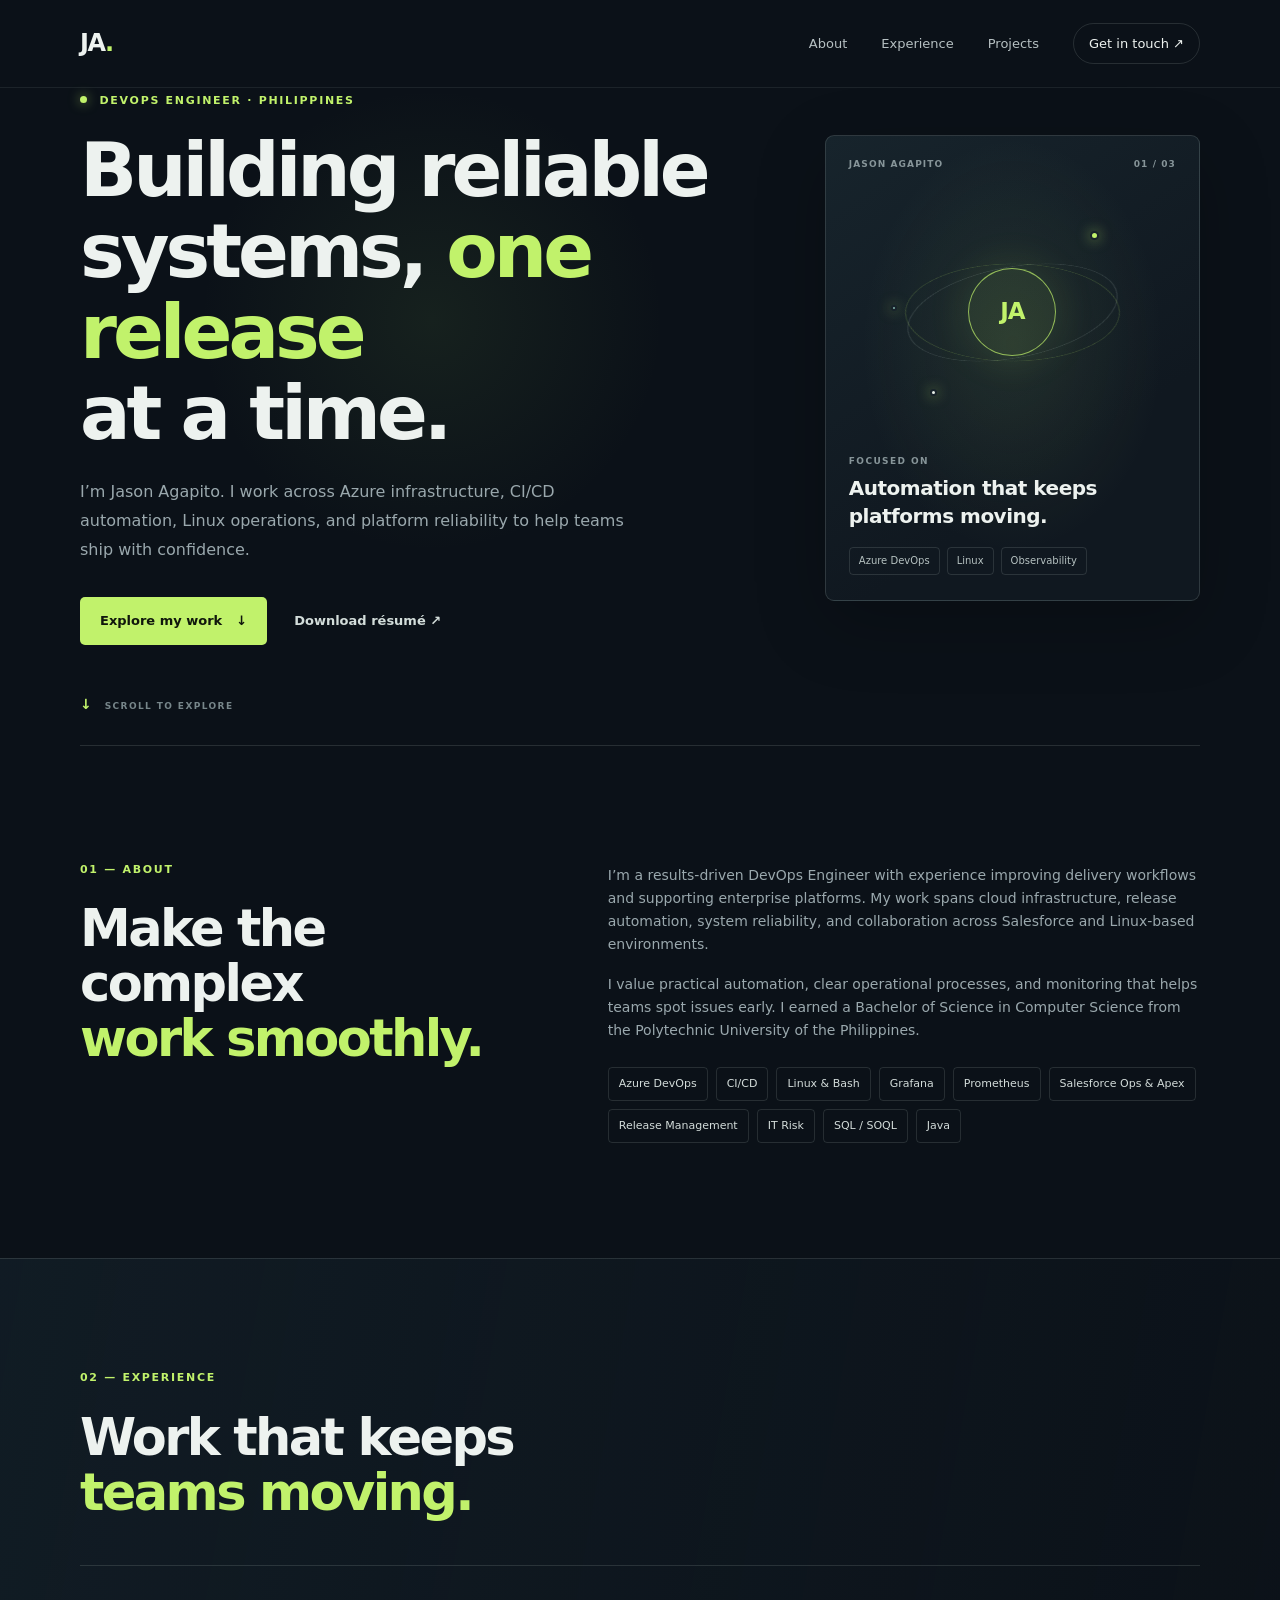
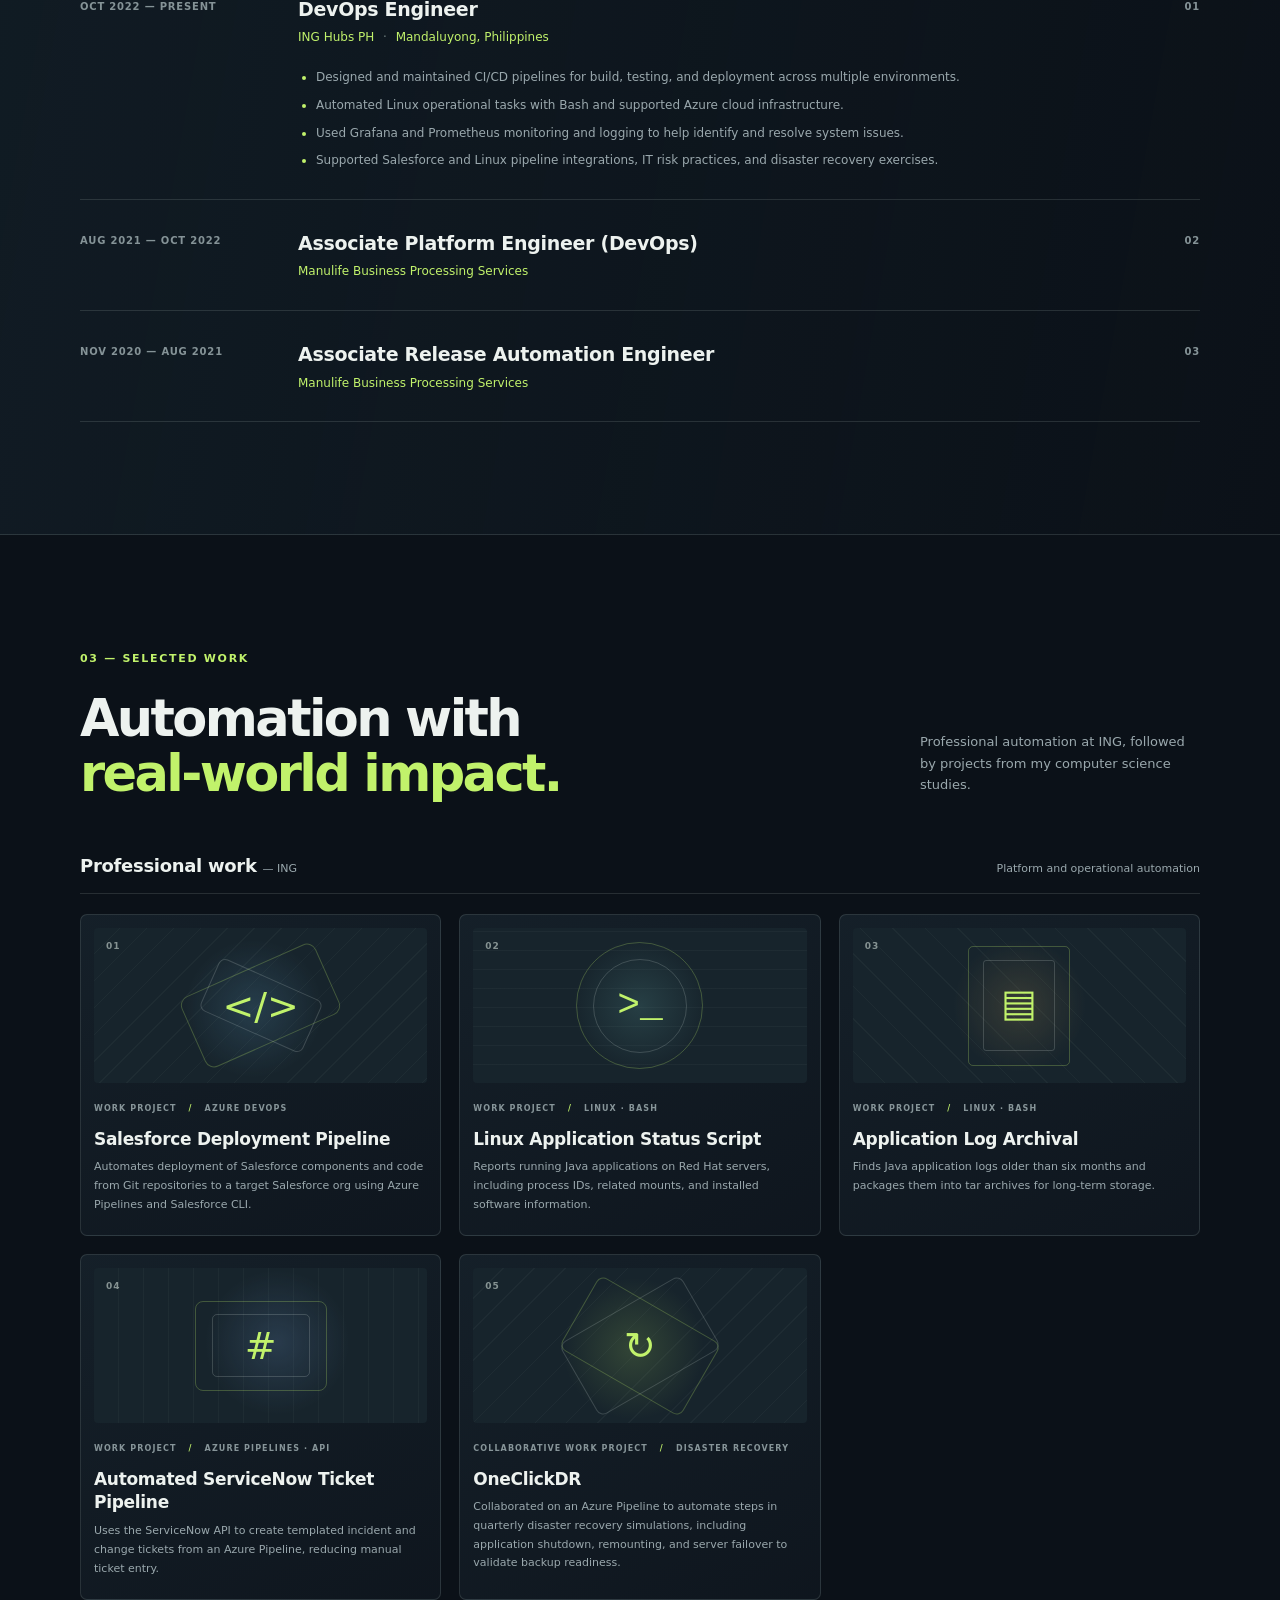
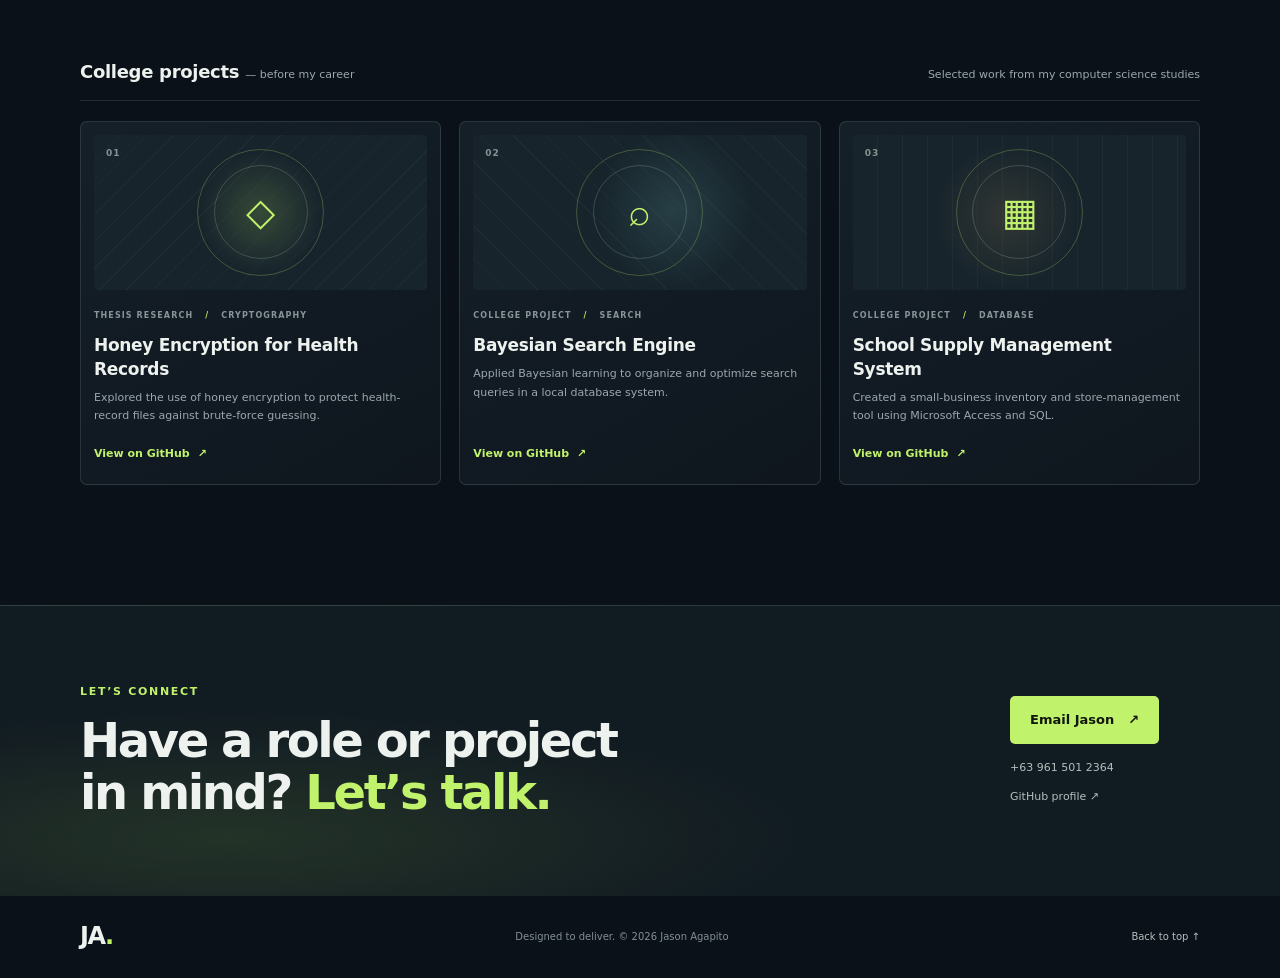
<file: index.html>
<!doctype html>
<html lang="en">
  <head>
    <meta charset="utf-8">
    <meta name="viewport" content="width=device-width, initial-scale=1">
    <meta name="theme-color" content="#0b1118">
    <meta
      name="description"
      content="Portfolio of Jason Agapito, DevOps Engineer specializing in Azure, CI/CD automation, Linux, and platform reliability."
    >
    <title>Jason Agapito | DevOps Engineer</title>
    <link rel="stylesheet" href="styles.css">
  </head>
  <body>
    <header class="site-header">
      <a class="wordmark" href="#home" aria-label="Jason Agapito, home">JA<span>.</span></a>
      <nav aria-label="Main navigation">
        <a href="#about">About</a>
        <a href="#experience">Experience</a>
        <a href="#projects">Projects</a>
        <a class="nav-contact" href="#contact">Get in touch <span aria-hidden="true">↗</span></a>
      </nav>
    </header>

    <main>
      <section class="hero page-width" id="home">
        <div class="hero-copy">
          <p class="eyebrow"><span class="availability-dot"></span> DEVOPS ENGINEER · PHILIPPINES</p>
          <h1>Building reliable<br>systems, <span>one release</span><br>at a time.</h1>
          <p class="hero-description">
            I’m Jason Agapito. I work across Azure infrastructure, CI/CD automation,
            Linux operations, and platform reliability to help teams ship with confidence.
          </p>
          <div class="hero-actions">
            <a class="button button-primary" href="#projects">Explore my work <span aria-hidden="true">↓</span></a>
            <a class="text-link" href="Jason_Agapito_Resume_2026.pdf" download>Download résumé <span aria-hidden="true">↗</span></a>
          </div>
        </div>

        <aside class="profile-card" aria-label="Professional focus">
          <div class="card-topline"><span>JASON AGAPITO</span><span>01 / 03</span></div>
          <div class="orbit-art" aria-hidden="true">
            <div class="orbit orbit-one"></div>
            <div class="orbit orbit-two"></div>
            <div class="orbit-core"><span>JA</span></div>
            <span class="orbit-node node-one"></span>
            <span class="orbit-node node-two"></span>
            <span class="orbit-node node-three"></span>
          </div>
          <p class="card-label">FOCUSED ON</p>
          <p class="card-focus">Automation that keeps<br>platforms moving.</p>
          <div class="card-tags">
            <span>Azure DevOps</span><span>Linux</span><span>Observability</span>
          </div>
        </aside>
        <a class="scroll-cue" href="#about"><span aria-hidden="true">↓</span> SCROLL TO EXPLORE</a>
      </section>

      <section class="section page-width about-section" id="about">
        <div class="section-heading">
          <p class="eyebrow">01 — ABOUT</p>
          <h2>Make the complex<br><span>work smoothly.</span></h2>
        </div>
        <div class="about-copy">
          <p>
            I’m a results-driven DevOps Engineer with experience improving delivery
            workflows and supporting enterprise platforms. My work spans cloud
            infrastructure, release automation, system reliability, and collaboration
            across Salesforce and Linux-based environments.
          </p>
          <p>
            I value practical automation, clear operational processes, and monitoring
            that helps teams spot issues early. I earned a Bachelor of Science in
            Computer Science from the Polytechnic University of the Philippines.
          </p>
          <div class="skill-list" aria-label="Core skills">
            <span>Azure DevOps</span>
            <span>CI/CD</span>
            <span>Linux &amp; Bash</span>
            <span>Grafana</span>
            <span>Prometheus</span>
            <span>Salesforce Ops &amp; Apex</span>
            <span>Release Management</span>
            <span>IT Risk</span>
            <span>SQL / SOQL</span>
            <span>Java</span>
          </div>
        </div>
      </section>

      <section class="section experience-section" id="experience">
        <div class="page-width">
          <div class="section-heading experience-heading">
            <p class="eyebrow">02 — EXPERIENCE</p>
            <h2>Work that keeps<br><span>teams moving.</span></h2>
          </div>
          <div class="experience-list">
            <article class="experience-item">
              <div class="experience-date">OCT 2022 — PRESENT</div>
              <div class="experience-details">
                <h3>DevOps Engineer</h3>
                <p class="company">ING Hubs PH <span>·</span> Mandaluyong, Philippines</p>
                <ul>
                  <li>Designed and maintained CI/CD pipelines for build, testing, and deployment across multiple environments.</li>
                  <li>Automated Linux operational tasks with Bash and supported Azure cloud infrastructure.</li>
                  <li>Used Grafana and Prometheus monitoring and logging to help identify and resolve system issues.</li>
                  <li>Supported Salesforce and Linux pipeline integrations, IT risk practices, and disaster recovery exercises.</li>
                </ul>
              </div>
              <span class="experience-index" aria-hidden="true">01</span>
            </article>
            <article class="experience-item">
              <div class="experience-date">AUG 2021 — OCT 2022</div>
              <div class="experience-details">
                <h3>Associate Platform Engineer (DevOps)</h3>
                <p class="company">Manulife Business Processing Services</p>
              </div>
              <span class="experience-index" aria-hidden="true">02</span>
            </article>
            <article class="experience-item">
              <div class="experience-date">NOV 2020 — AUG 2021</div>
              <div class="experience-details">
                <h3>Associate Release Automation Engineer</h3>
                <p class="company">Manulife Business Processing Services</p>
              </div>
              <span class="experience-index" aria-hidden="true">03</span>
            </article>
          </div>
        </div>
      </section>

      <section class="section page-width projects-section" id="projects">
        <div class="projects-heading">
          <div class="section-heading">
            <p class="eyebrow">03 — SELECTED WORK</p>
            <h2>Automation with<br><span>real-world impact.</span></h2>
          </div>
          <p class="projects-intro">Professional automation at ING, followed by projects from my computer science studies.</p>
        </div>
        <div class="project-group">
          <div class="project-group-heading">
            <h3>Professional work <span>— ING</span></h3>
            <p>Platform and operational automation</p>
          </div>
          <div class="project-grid">
            <article class="project-card">
              <div class="project-art art-salesforce" aria-hidden="true"><span>01</span><b>&lt;/&gt;</b></div>
              <div class="project-meta"><span>WORK PROJECT</span><span>AZURE DEVOPS</span></div>
              <h3>Salesforce Deployment Pipeline</h3>
              <p>Automates deployment of Salesforce components and code from Git repositories to a target Salesforce org using Azure Pipelines and Salesforce CLI.</p>
            </article>
            <article class="project-card">
              <div class="project-art art-status" aria-hidden="true"><span>02</span><b>&gt;_</b></div>
              <div class="project-meta"><span>WORK PROJECT</span><span>LINUX · BASH</span></div>
              <h3>Linux Application Status Script</h3>
              <p>Reports running Java applications on Red Hat servers, including process IDs, related mounts, and installed software information.</p>
            </article>
            <article class="project-card">
              <div class="project-art art-archive" aria-hidden="true"><span>03</span><b>▤</b></div>
              <div class="project-meta"><span>WORK PROJECT</span><span>LINUX · BASH</span></div>
              <h3>Application Log Archival</h3>
              <p>Finds Java application logs older than six months and packages them into tar archives for long-term storage.</p>
            </article>
            <article class="project-card">
              <div class="project-art art-servicenow" aria-hidden="true"><span>04</span><b>#</b></div>
              <div class="project-meta"><span>WORK PROJECT</span><span>AZURE PIPELINES · API</span></div>
              <h3>Automated ServiceNow Ticket Pipeline</h3>
              <p>Uses the ServiceNow API to create templated incident and change tickets from an Azure Pipeline, reducing manual ticket entry.</p>
            </article>
            <article class="project-card">
              <div class="project-art art-disaster-recovery" aria-hidden="true"><span>05</span><b>↻</b></div>
              <div class="project-meta"><span>COLLABORATIVE WORK PROJECT</span><span>DISASTER RECOVERY</span></div>
              <h3>OneClickDR</h3>
              <p>Collaborated on an Azure Pipeline to automate steps in quarterly disaster recovery simulations, including application shutdown, remounting, and server failover to validate backup readiness.</p>
            </article>
          </div>
        </div>

        <div class="project-group college-projects">
          <div class="project-group-heading">
            <h3>College projects <span>— before my career</span></h3>
            <p>Selected work from my computer science studies</p>
          </div>
          <div class="project-grid">
            <article class="project-card">
              <div class="project-art art-encryption" aria-hidden="true"><span>01</span><b>◇</b></div>
              <div class="project-meta"><span>THESIS RESEARCH</span><span>CRYPTOGRAPHY</span></div>
              <h3>Honey Encryption for Health Records</h3>
              <p>Explored the use of honey encryption to protect health-record files against brute-force guessing.</p>
              <a class="project-link" href="https://github.com/JasonA30/AES-honeyencryption-Thesis" target="_blank" rel="noopener noreferrer">View on GitHub <span aria-hidden="true">↗</span></a>
            </article>
            <article class="project-card">
              <div class="project-art art-search" aria-hidden="true"><span>02</span><b>⌕</b></div>
              <div class="project-meta"><span>COLLEGE PROJECT</span><span>SEARCH</span></div>
              <h3>Bayesian Search Engine</h3>
              <p>Applied Bayesian learning to organize and optimize search queries in a local database system.</p>
              <a class="project-link" href="https://github.com/JasonA30/BayesianSearchEngine" target="_blank" rel="noopener noreferrer">View on GitHub <span aria-hidden="true">↗</span></a>
            </article>
            <article class="project-card">
              <div class="project-art art-inventory" aria-hidden="true"><span>03</span><b>▦</b></div>
              <div class="project-meta"><span>COLLEGE PROJECT</span><span>DATABASE</span></div>
              <h3>School Supply Management System</h3>
              <p>Created a small-business inventory and store-management tool using Microsoft Access and SQL.</p>
              <a class="project-link" href="https://github.com/JasonA30/schoolmgtsystem" target="_blank" rel="noopener noreferrer">View on GitHub <span aria-hidden="true">↗</span></a>
            </article>
          </div>
        </div>
      </section>

      <section class="contact-section" id="contact">
        <div class="page-width contact-inner">
          <div>
            <p class="eyebrow">LET’S CONNECT</p>
            <h2>Have a role or project<br>in mind? <span>Let’s talk.</span></h2>
          </div>
          <div class="contact-actions">
            <a class="button button-light" href="mailto:jasonaagapito@gmail.com">Email Jason <span aria-hidden="true">↗</span></a>
            <a class="contact-detail" href="tel:+639615012364">+63 961 501 2364</a>
            <a class="contact-detail" href="https://github.com/JasonA30" target="_blank" rel="noopener noreferrer">GitHub profile <span aria-hidden="true">↗</span></a>
          </div>
        </div>
      </section>
    </main>

    <footer class="site-footer page-width">
      <a class="wordmark" href="#home" aria-label="Back to top">JA<span>.</span></a>
      <p>Designed to deliver. © <span id="year">2026</span> Jason Agapito</p>
      <a href="#home">Back to top ↑</a>
    </footer>
    <script>
      document.getElementById("year").textContent = new Date().getFullYear();
    </script>
  </body>
</html>
</file>
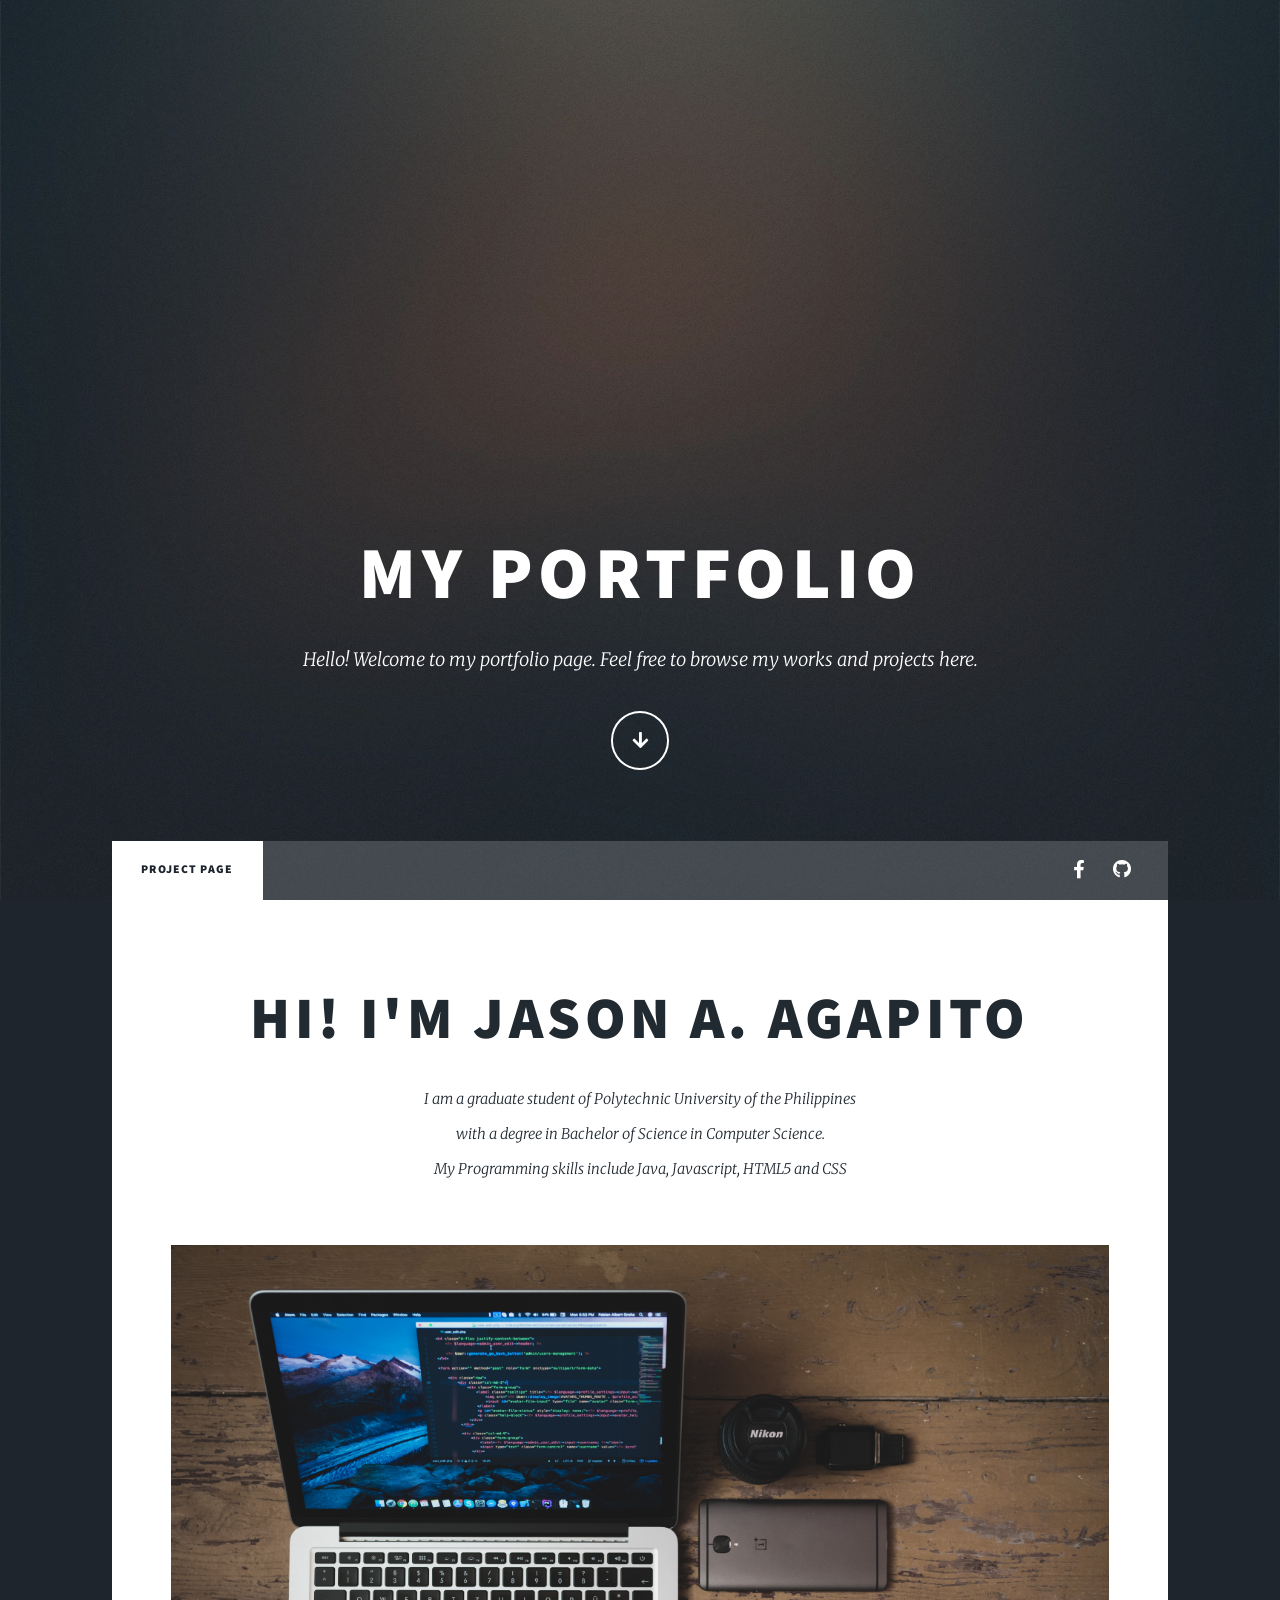
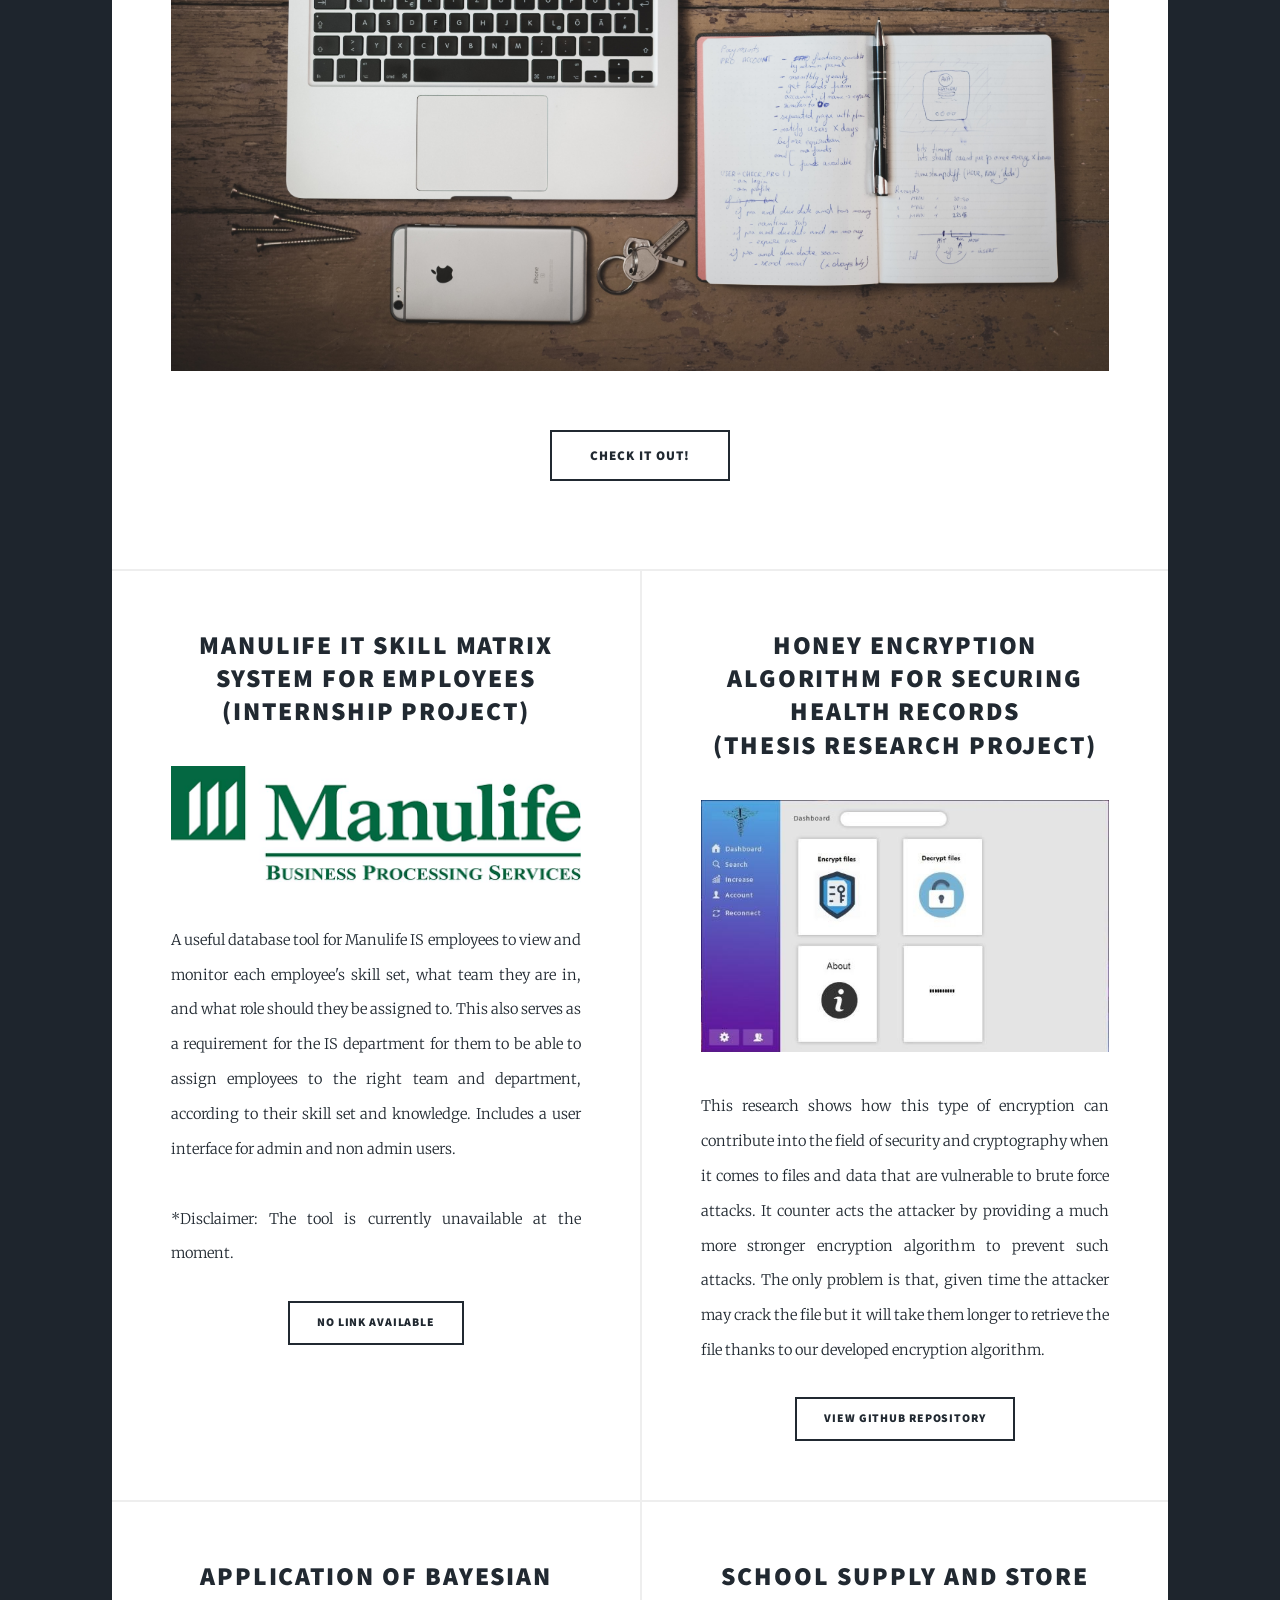
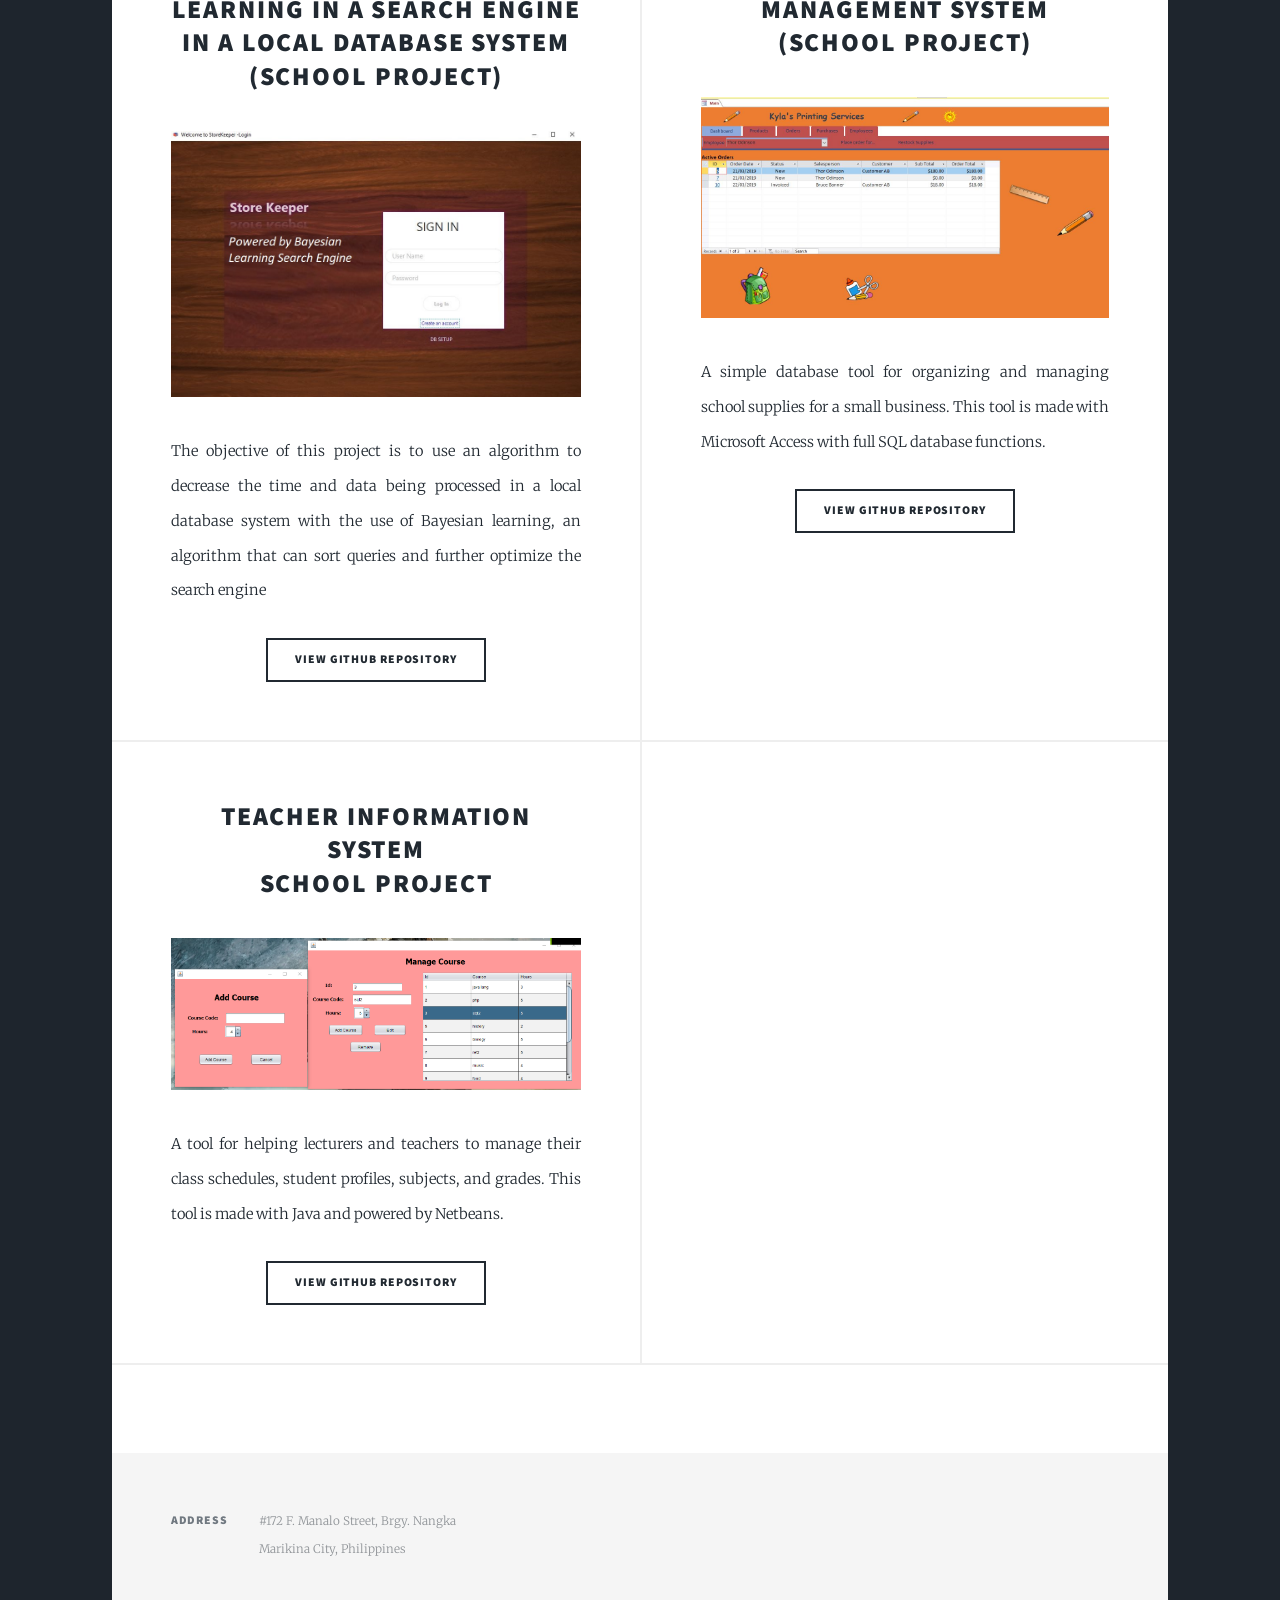
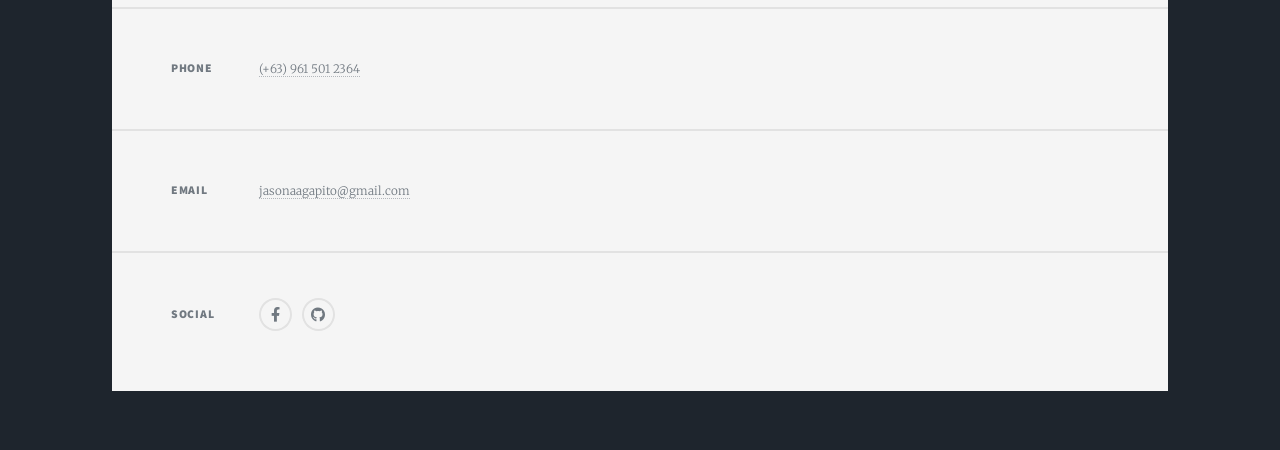
<file: Job portofolio/index.html>
<!DOCTYPE html>

<html>
  <head>
    <title>My Portfolio</title>
    <meta charset="utf-8" />
    <meta
      name="viewport"
      content="width=device-width, initial-scale=1, user-scalable=no"
    />
    <link rel="stylesheet" href="assets/css/main.css" />
    <noscript
      ><link rel="stylesheet" href="assets/css/noscript.css"
    /></noscript>
  </head>
  <body class="is-preload">
    <!-- Wrapper -->
    <div id="wrapper" class="fade-in">
      <!-- Intro -->
      <div id="intro">
        <h1>My Portfolio</h1>
        <p>
          Hello! Welcome to my portfolio page. Feel free to browse my works and
          projects here.
        </p>
        <ul class="actions">
          <li>
            <a
              href="#header"
              class="button icon solid solo fa-arrow-down scrolly"
              >Continue</a
            >
          </li>
        </ul>
      </div>

      <!-- Header -->
      <header id="header">
        <a href="index.html" class="logo">My Portfolio</a>
      </header>

      <!-- Nav -->
      <nav id="nav">
        <ul class="links">
          <li class="active"><a href="index.html">Project Page</a></li>
        </ul>
        <ul class="icons">
          <li>
            <a href="https://www.facebook.com/jaseeeeeeen" class="icon brands fa-facebook-f"
              ><span class="label">Facebook</span></a
            >
          </li>

          <li>
            <a href="https://github.com/JasonA30" class="icon brands fa-github"
              ><span class="label">GitHub</span></a
            >
          </li>
        </ul>
      </nav>

      <!-- Main -->
      <div id="main">
        <!-- Featured Post -->
        <article class="post featured">
          <header class="major">
            <h2>
              <a href="#">Hi! I'm Jason A. Agapito</a>
            </h2>
            <p>
              I am a graduate student of Polytechnic University of the
              Philippines<br />
              with a degree in Bachelor of Science in Computer Science. <br />
              My Programming skills include Java, Javascript, HTML5 and CSS
            </p>
          </header>
          <a href="#" class="image main"
            ><img src="images/splash1.jpg" alt=""
          /></a>
          <ul class="actions special">
            <li><a href="https://github.com/JasonA30" class="button large">Check it out!</a></li>
          </ul>
        </article>

        <!-- Posts -->
        <section class="posts">
          <article>
            <header>
              <h2>
                <a href="#"
                  >Manulife IT Skill Matrix System for Employees<br />
                  (Internship Project)</a
                >
              </h2>
            </header>
            <a href="#" class="image fit"
              ><img src="images/project1.png" alt=""
            /></a>
            <p>
              A useful database tool for Manulife IS employees to view and
              monitor each employee's skill set, what team they are in, and what
              role should they be assigned to. This also serves as a requirement
              for the IS department for them to be able to assign employees to
              the right team and department, according to their skill set and
              knowledge. Includes a user interface for admin and non admin
              users. <br />
              <br />
              *Disclaimer: The tool is currently unavailable at the moment.
            </p>
            <ul class="actions special">
              <li><a href="#" class="button">No link Available</a></li>
            </ul>
          </article>
          <article>
            <header>
              <h2>
                <a href="https://github.com/JasonA30/AES-honeyencryption-Thesis"
                  >Honey Encryption Algorithm for Securing Health Records
                  <br />
                  (Thesis Research Project)</a
                >
              </h2>
            </header>
            <a href="#" class="image fit"
              ><img src="images/thesis1.jpg" alt=""
            /></a>
            <p>
              This research shows how this type of encryption can contribute
              into the field of security and cryptography when it comes to files
              and data that are vulnerable to brute force attacks. It counter
              acts the attacker by providing a much more stronger encryption
              algorithm to prevent such attacks. The only problem is that, given
              time the attacker may crack the file but it will take them longer
              to retrieve the file thanks to our developed encryption algorithm.
            </p>
            <ul class="actions special">
              <li><a href="https://github.com/JasonA30/AES-honeyencryption-Thesis" class="button">View github repository</a></li>
            </ul>
          </article>
          <article>
            <header>
              <h2>
                <a href="#"
                  >Application of Bayesian Learning in a Search Engine in a
                  Local Database System<br />
                  (School Project)</a
                >
              </h2>
            </header>
            <a href="https://github.com/JasonA30/BayesianSearchEngine" class="image fit"
              ><img src="images/project2.JPG" alt=""
            /></a>
            <p>
              The objective of this project is to use an algorithm to decrease
              the time and data being processed in a local database system with
              the use of Bayesian learning, an algorithm that can sort queries
              and further optimize the search engine
            </p>
            <ul class="actions special">
              <li><a href="https://github.com/JasonA30/BayesianSearchEngine" class="button">View github repository</a></li>
            </ul>
          </article>
          <article>
            <header>
              <h2>
                <a href="#"
                  >School Supply and Store Management System<br />
                  (School Project)</a
                >
              </h2>
            </header>
            <a href="#" class="image fit"
              ><img src="images/project3.JPG" alt=""
            /></a>
            <p>
              A simple database tool for organizing and managing school supplies
              for a small business. This tool is made with Microsoft Access with full SQL database functions.
            </p>
            <ul class="actions special">
              <li><a href="https://github.com/JasonA30/schoolmgtsystem" class="button">View github repository</a></li>
            </ul>
          </article>
          <article>
            <header>
              <h2>
                <a href="#"
                  >Teacher Information System<br />
                  School Project</a
                >
              </h2>
            </header>
            <a href="#" class="image fit"
              ><img src="images/project4.png" alt=""
            /></a>
            <p>
              A tool for helping lecturers and teachers to manage their class
              schedules, student profiles, subjects, and grades. This tool is
              made with Java and powered by Netbeans.
            </p>
            <ul class="actions special">
              <li><a href="https://github.com/JasonA30/tismgtsystem" class="button">View github repository</a></li>
            </ul>
          </article>
          <article>
            <header>
              
            </ul>
          </article>
        </section>

        <!-- Footer -->
        <footer>
       
        </footer>
      </div>

      <!-- Footer -->
      <footer id="footer">
       
        <section class="split contact">
          <section class="alt">
            <h3>Address</h3>
            <p>
              #172 F. Manalo Street, Brgy. Nangka<br />
              Marikina City, Philippines
            </p>
          </section>
          <section>
            <h3>Phone</h3>
            <p><a href="#">(+63) 961 501 2364</a></p>
          </section>
          <section>
            <h3>Email</h3>
            <p><a href="#">jasonaagapito@gmail.com</a></p>
          </section>
          <section>
            <h3>Social</h3>
            <ul class="icons alt">
             
              <li>
                <a href="https://www.facebook.com/jaseeeeeeen" class="icon brands alt fa-facebook-f"
                  ><span class="label">Facebook</span></a
                >
              </li>
             
              <li>
                <a href="https://github.com/JasonA30" class="icon brands alt fa-github"
                  ><span class="label">GitHub</span></a
                >
              </li>
            </ul>
          </section>
        </section>
      </footer>

      <!-- Copyright -->
      <div id="copyright">
        <ul>
         
        </ul>
      </div>
    </div>

    <!-- Scripts -->
    <script src="assets/js/jquery.min.js"></script>
    <script src="assets/js/jquery.scrollex.min.js"></script>
    <script src="assets/js/jquery.scrolly.min.js"></script>
    <script src="assets/js/browser.min.js"></script>
    <script src="assets/js/breakpoints.min.js"></script>
    <script src="assets/js/util.js"></script>
    <script src="assets/js/main.js"></script>
  </body>
</html>
</file>
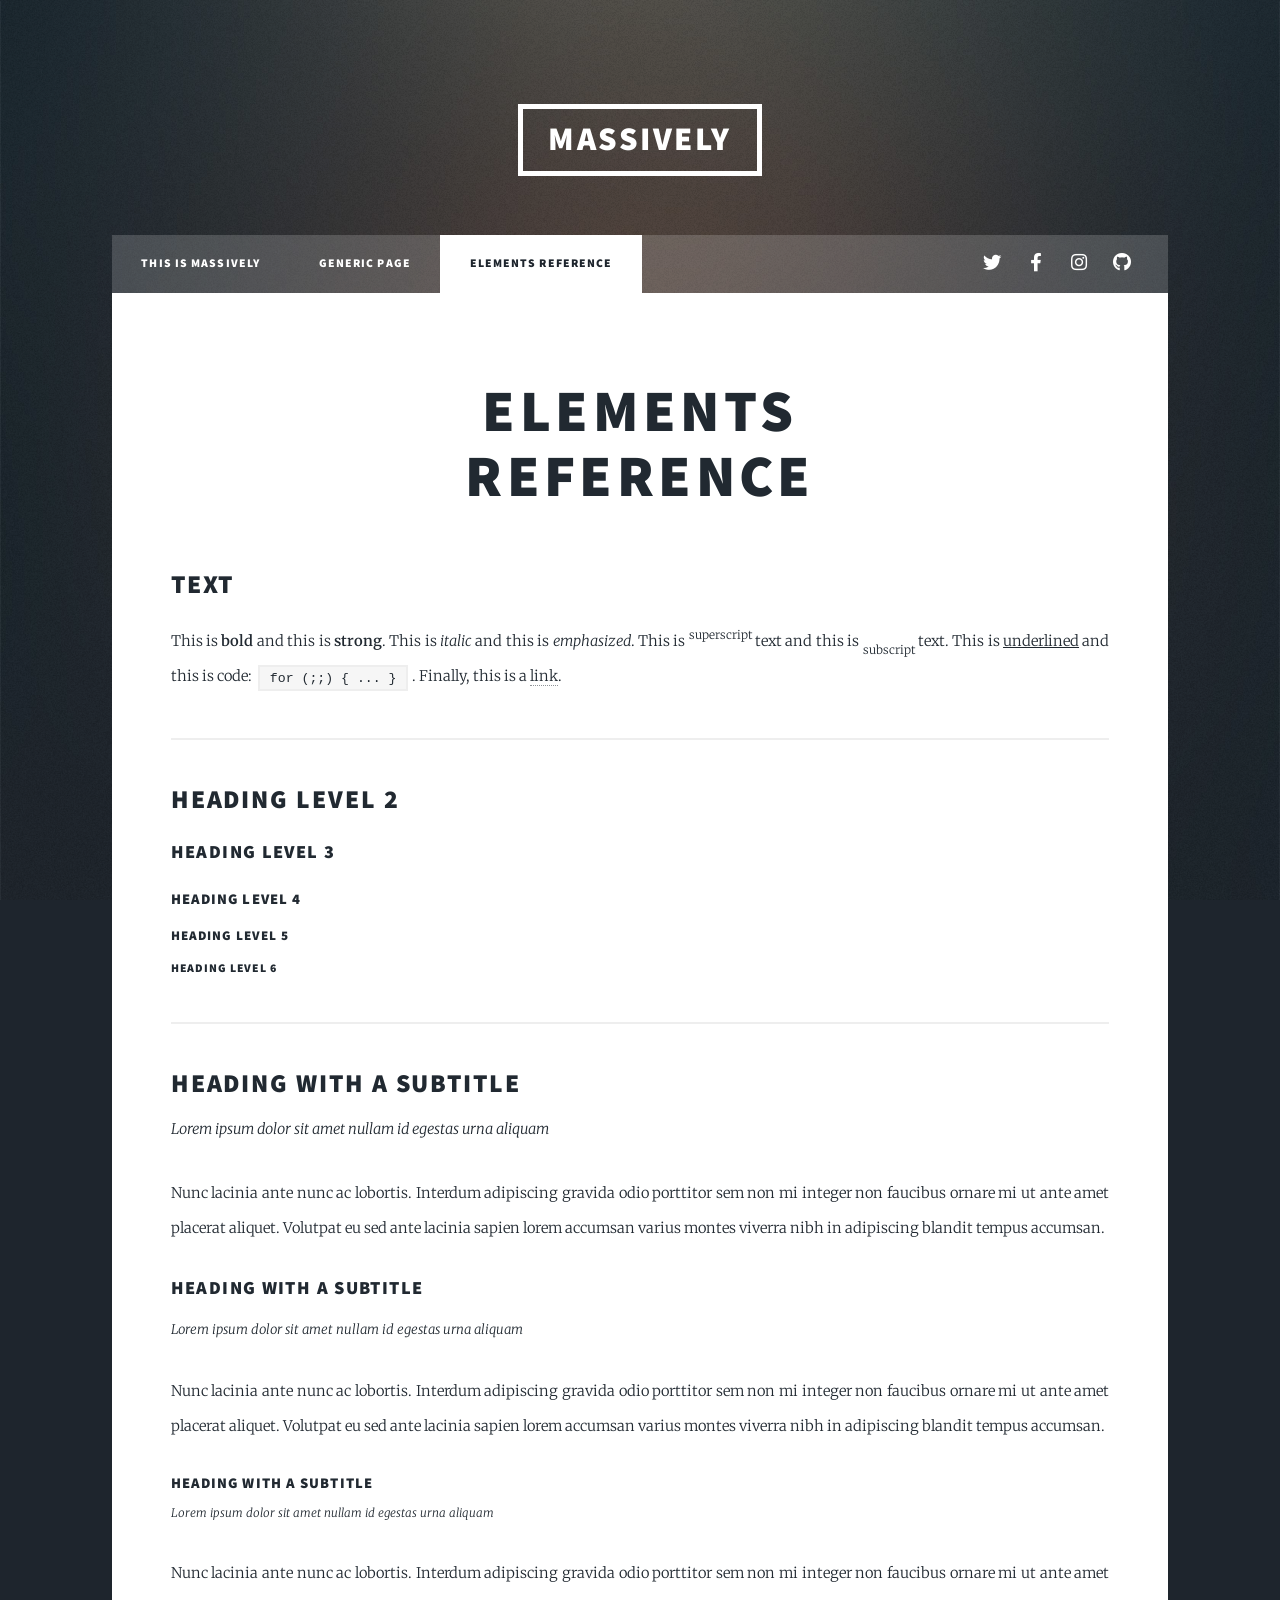
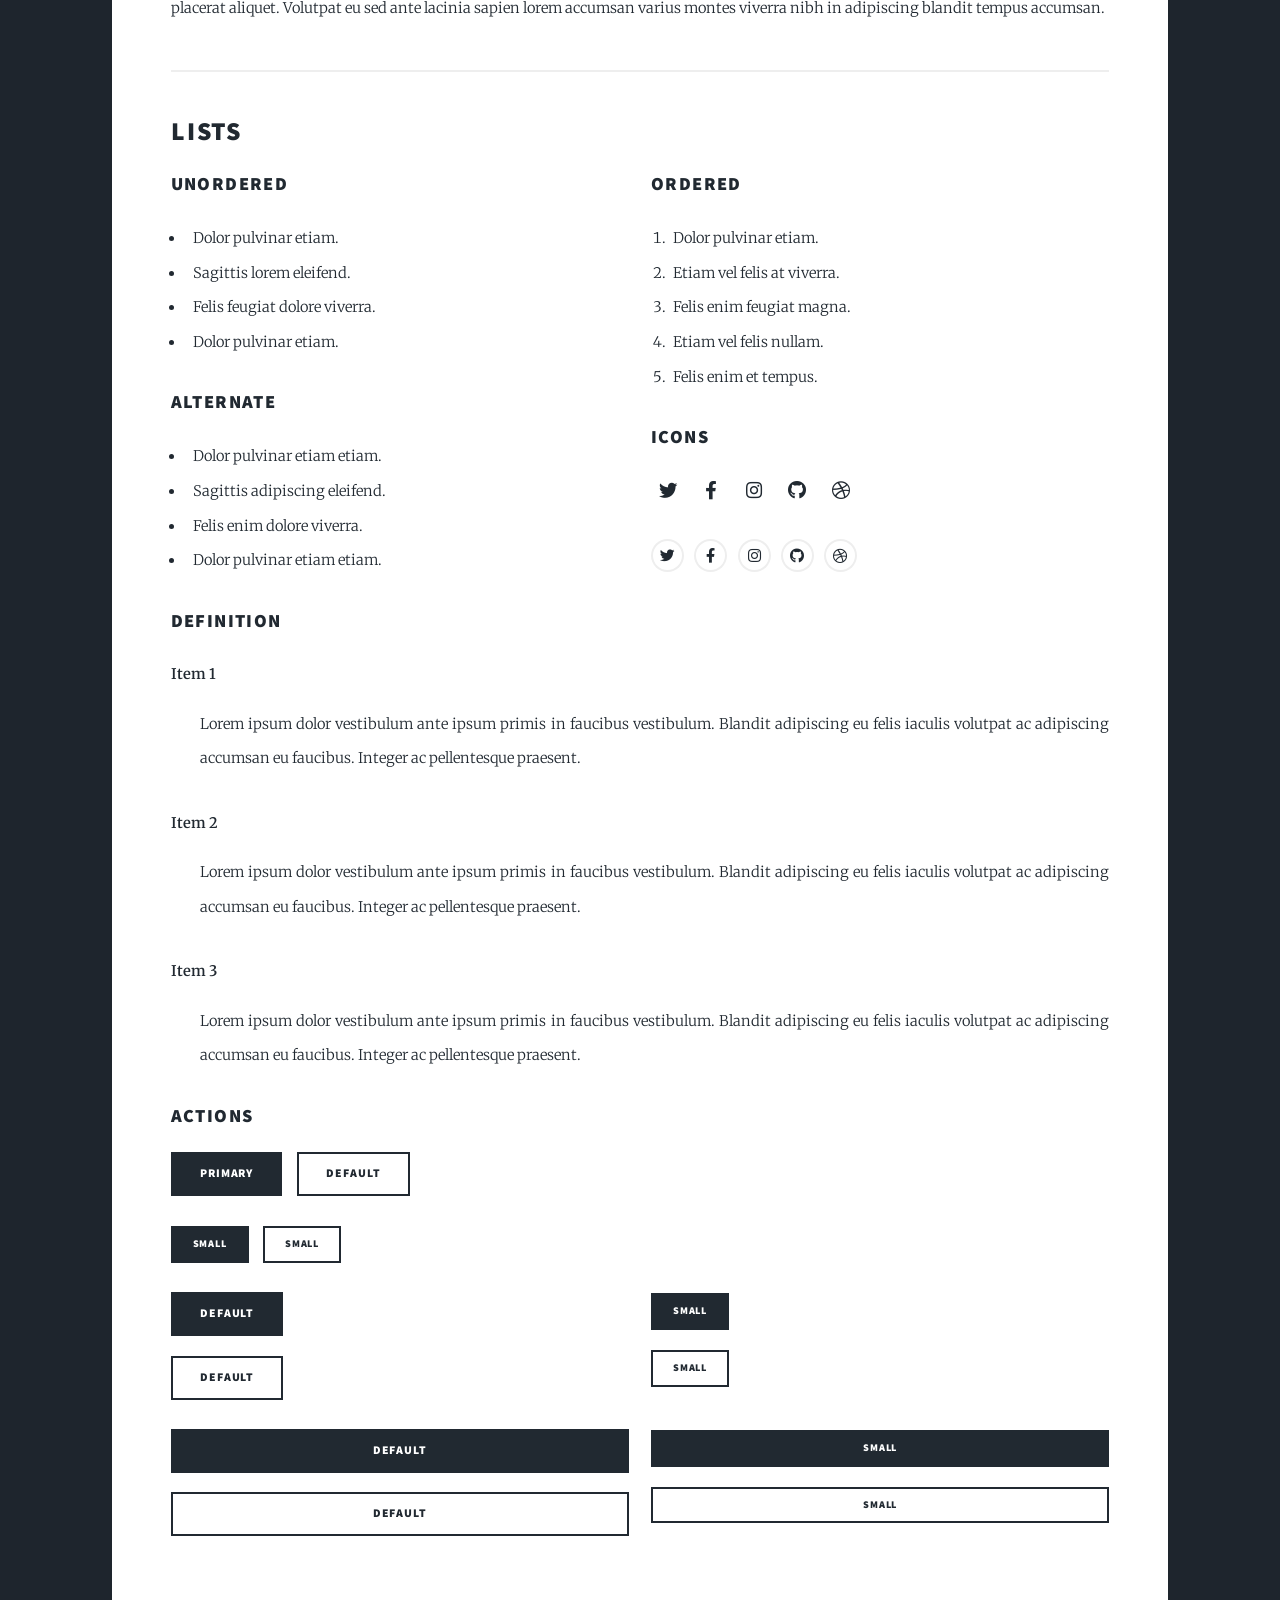
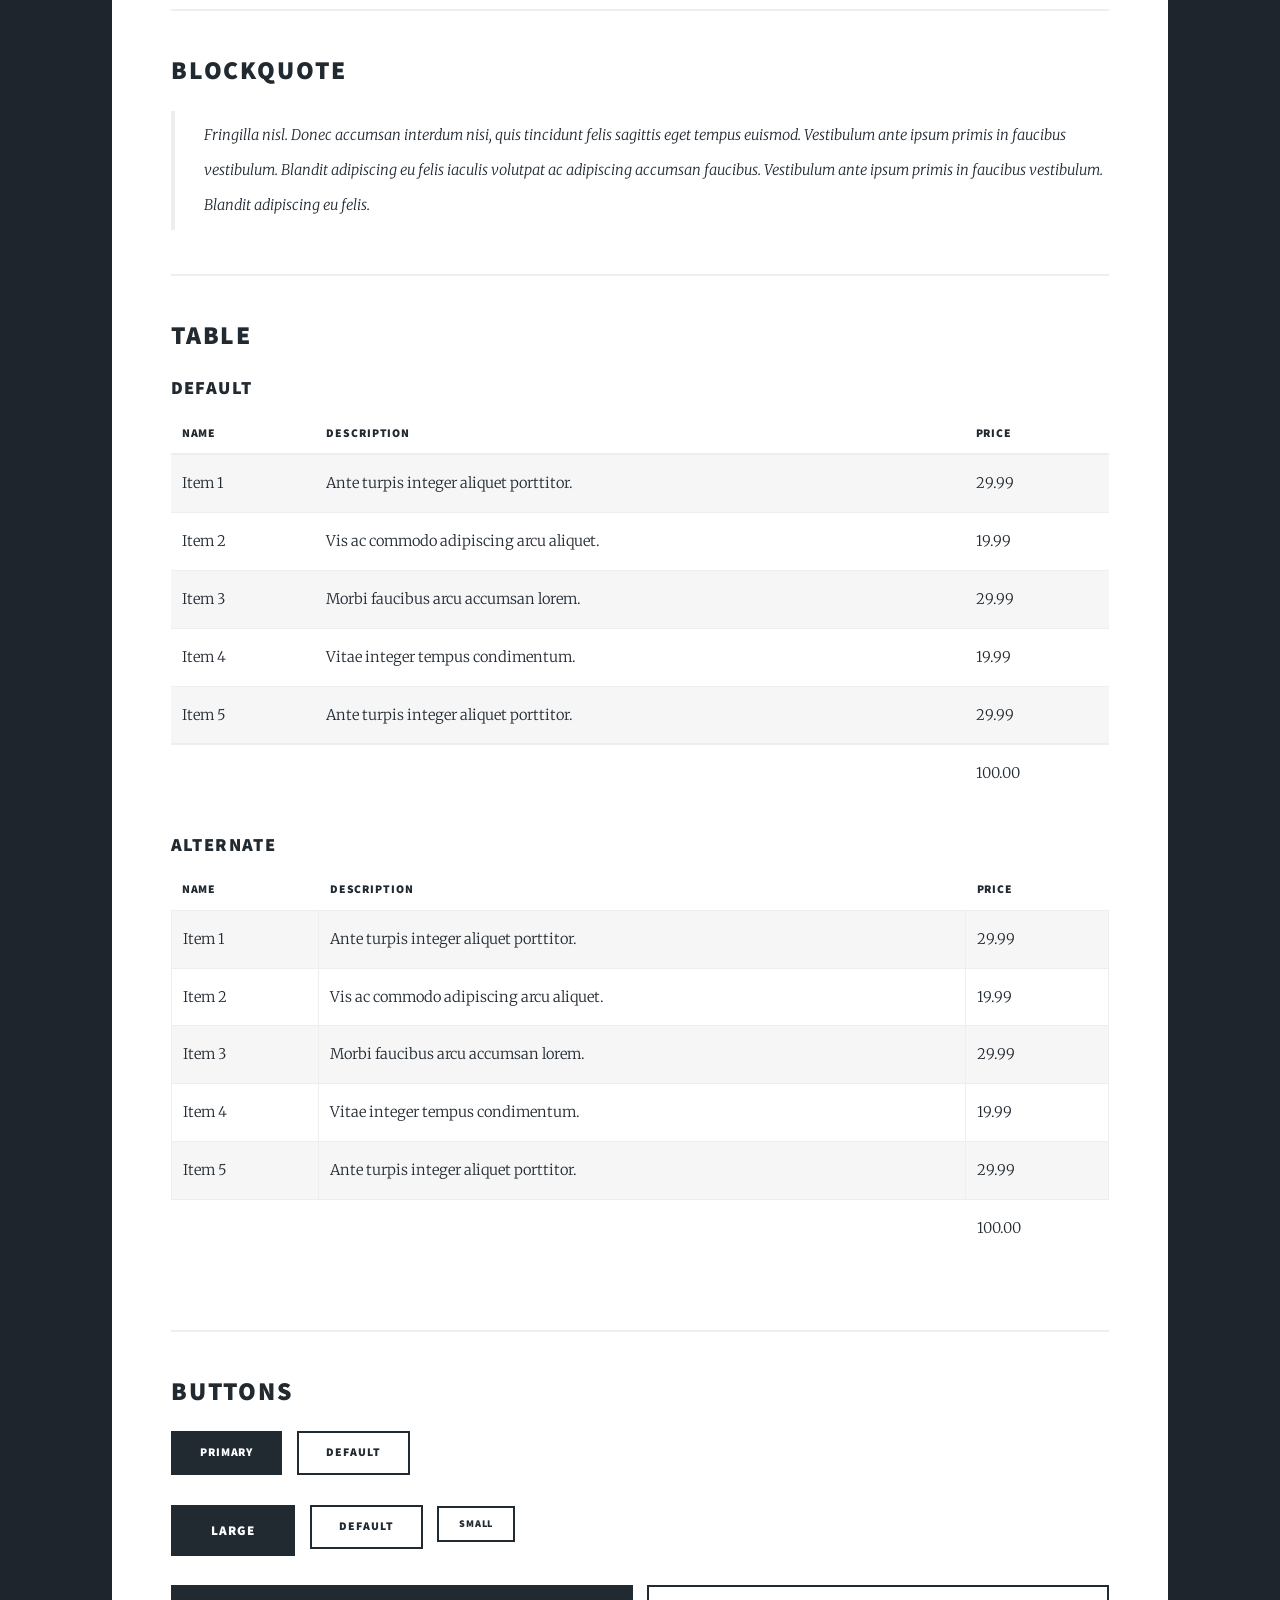
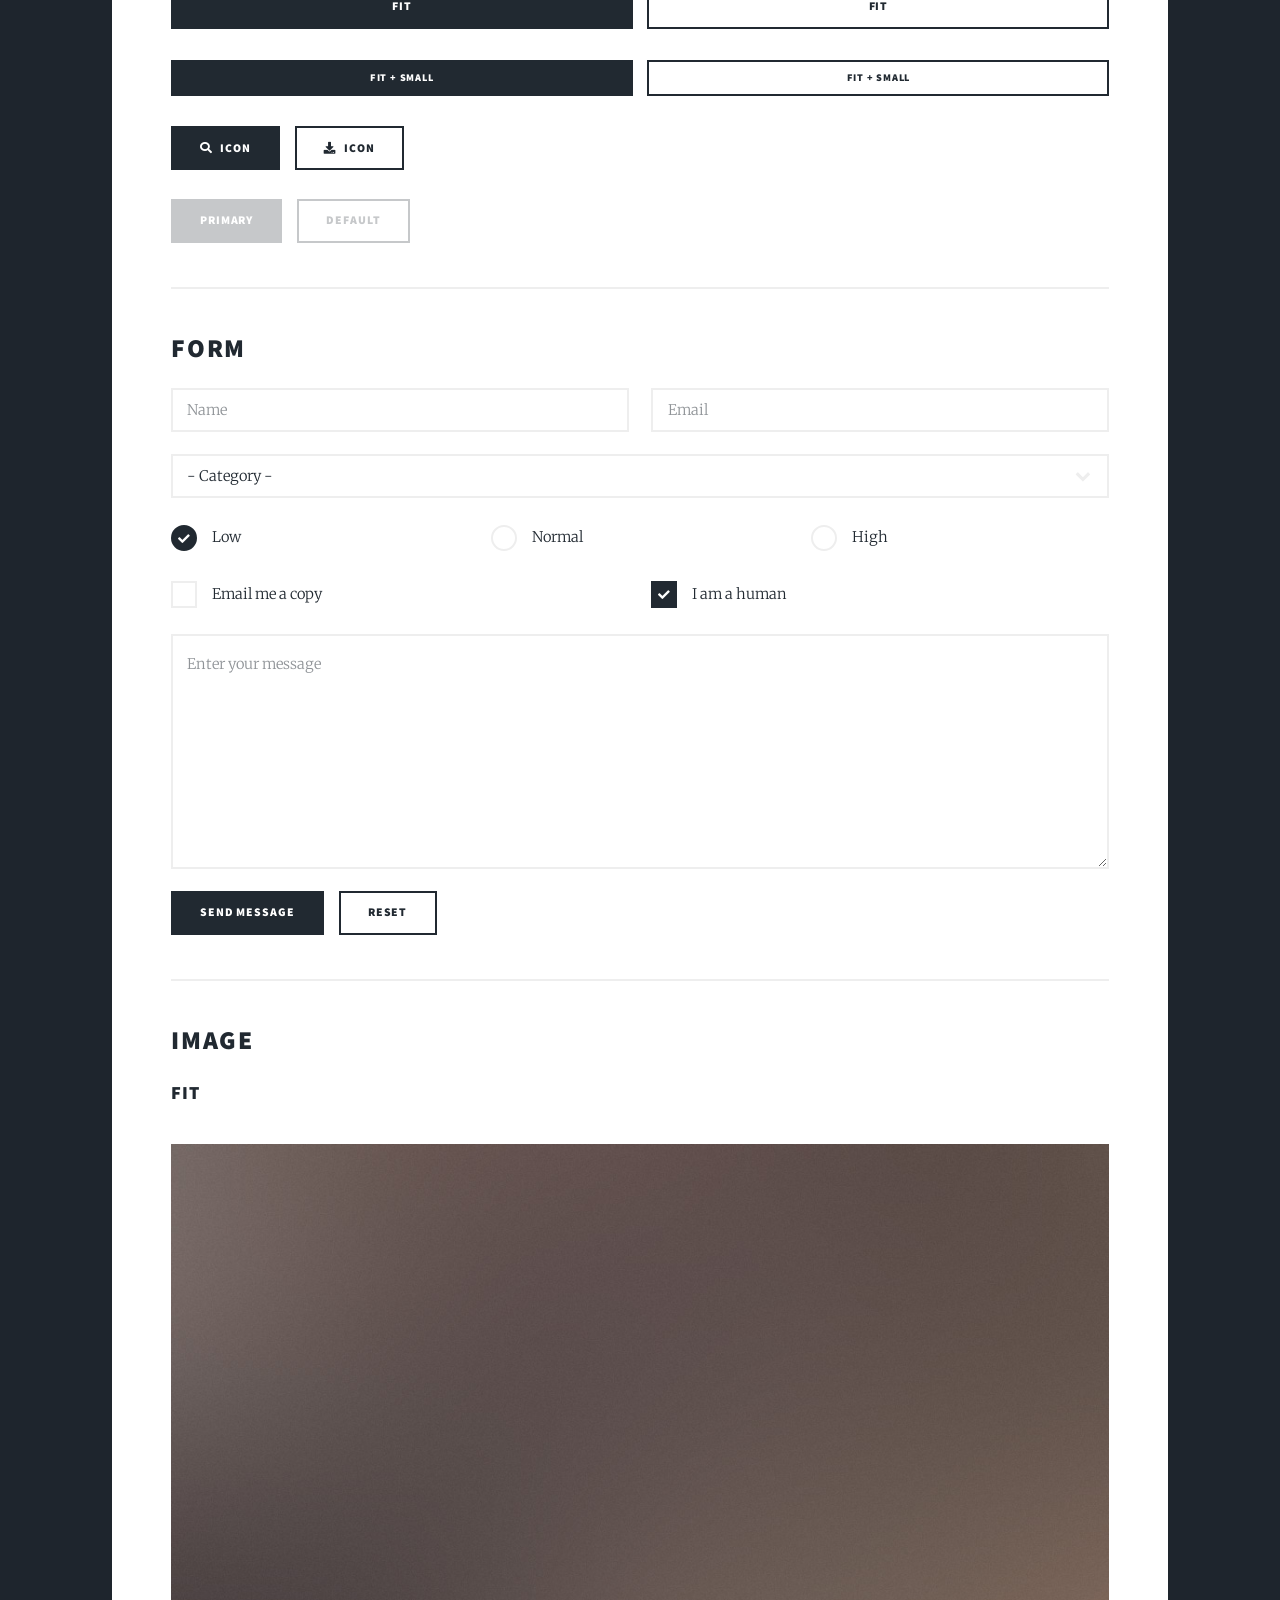
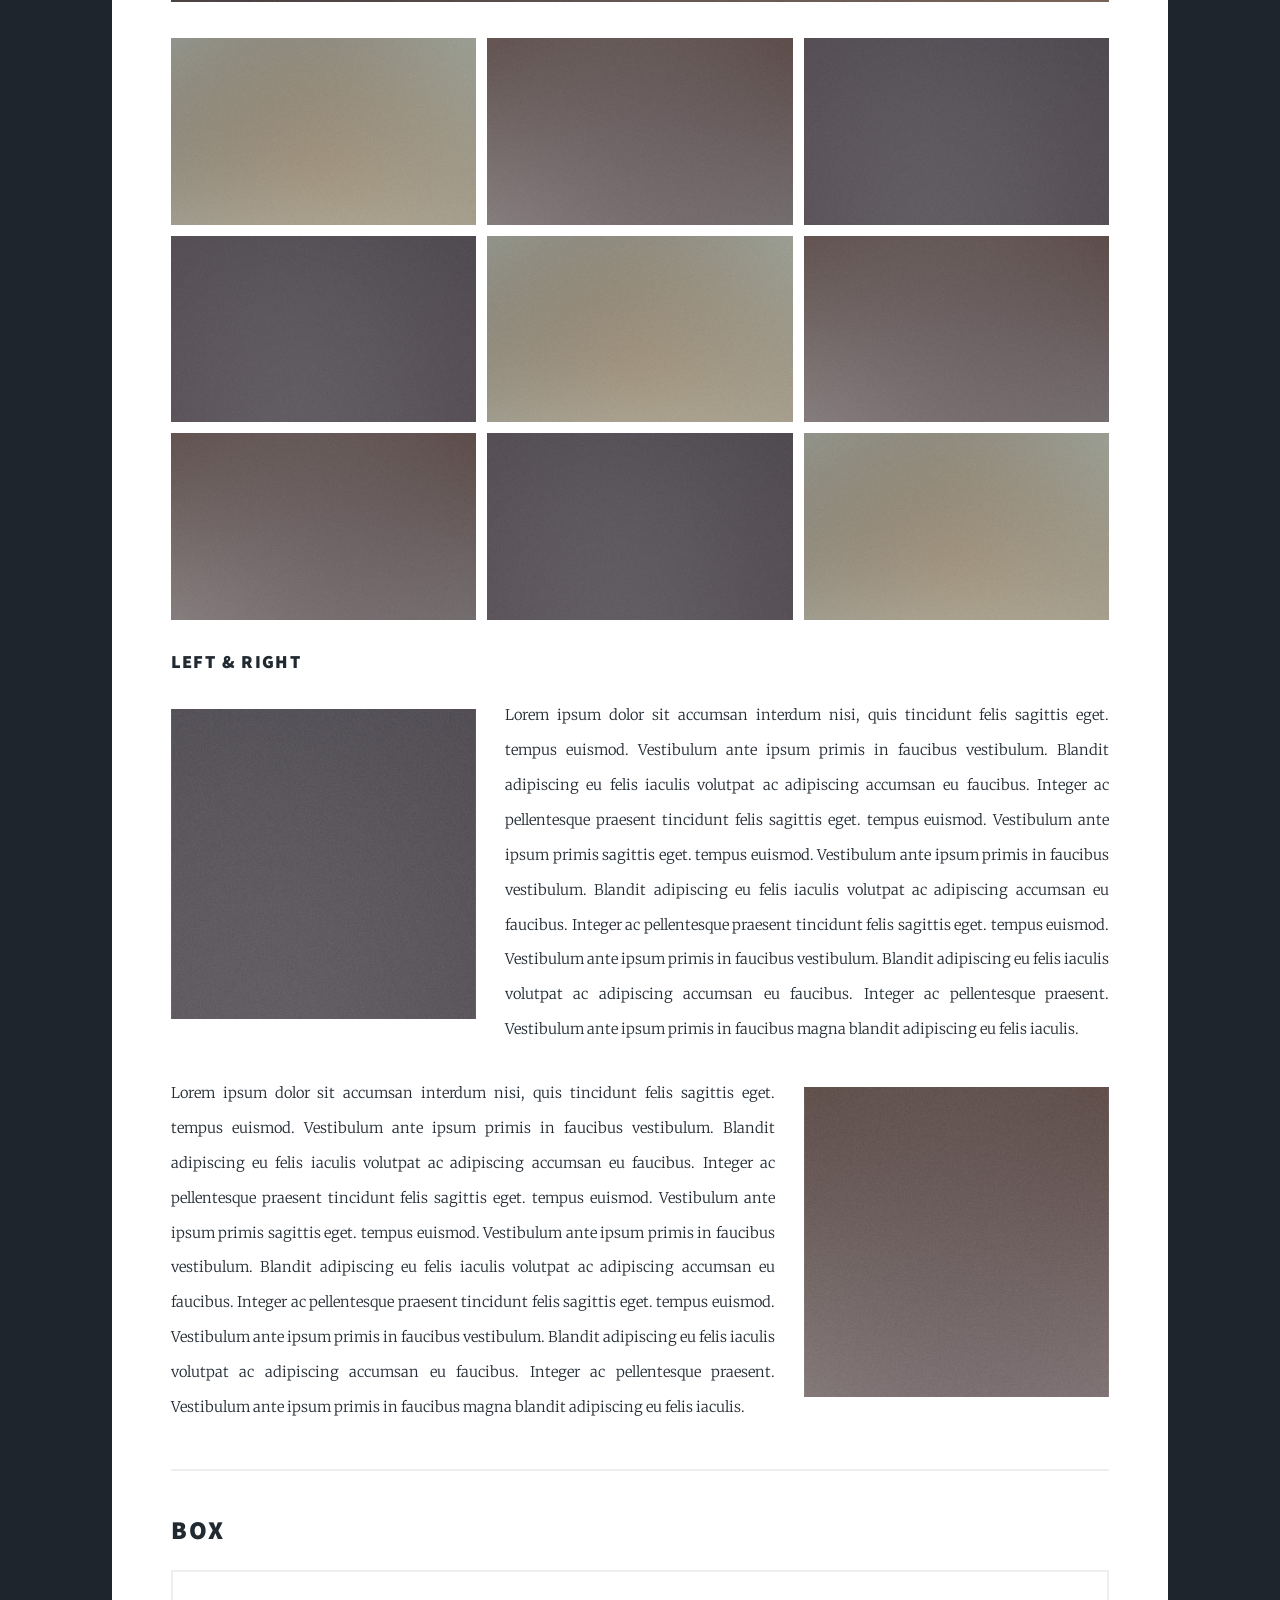
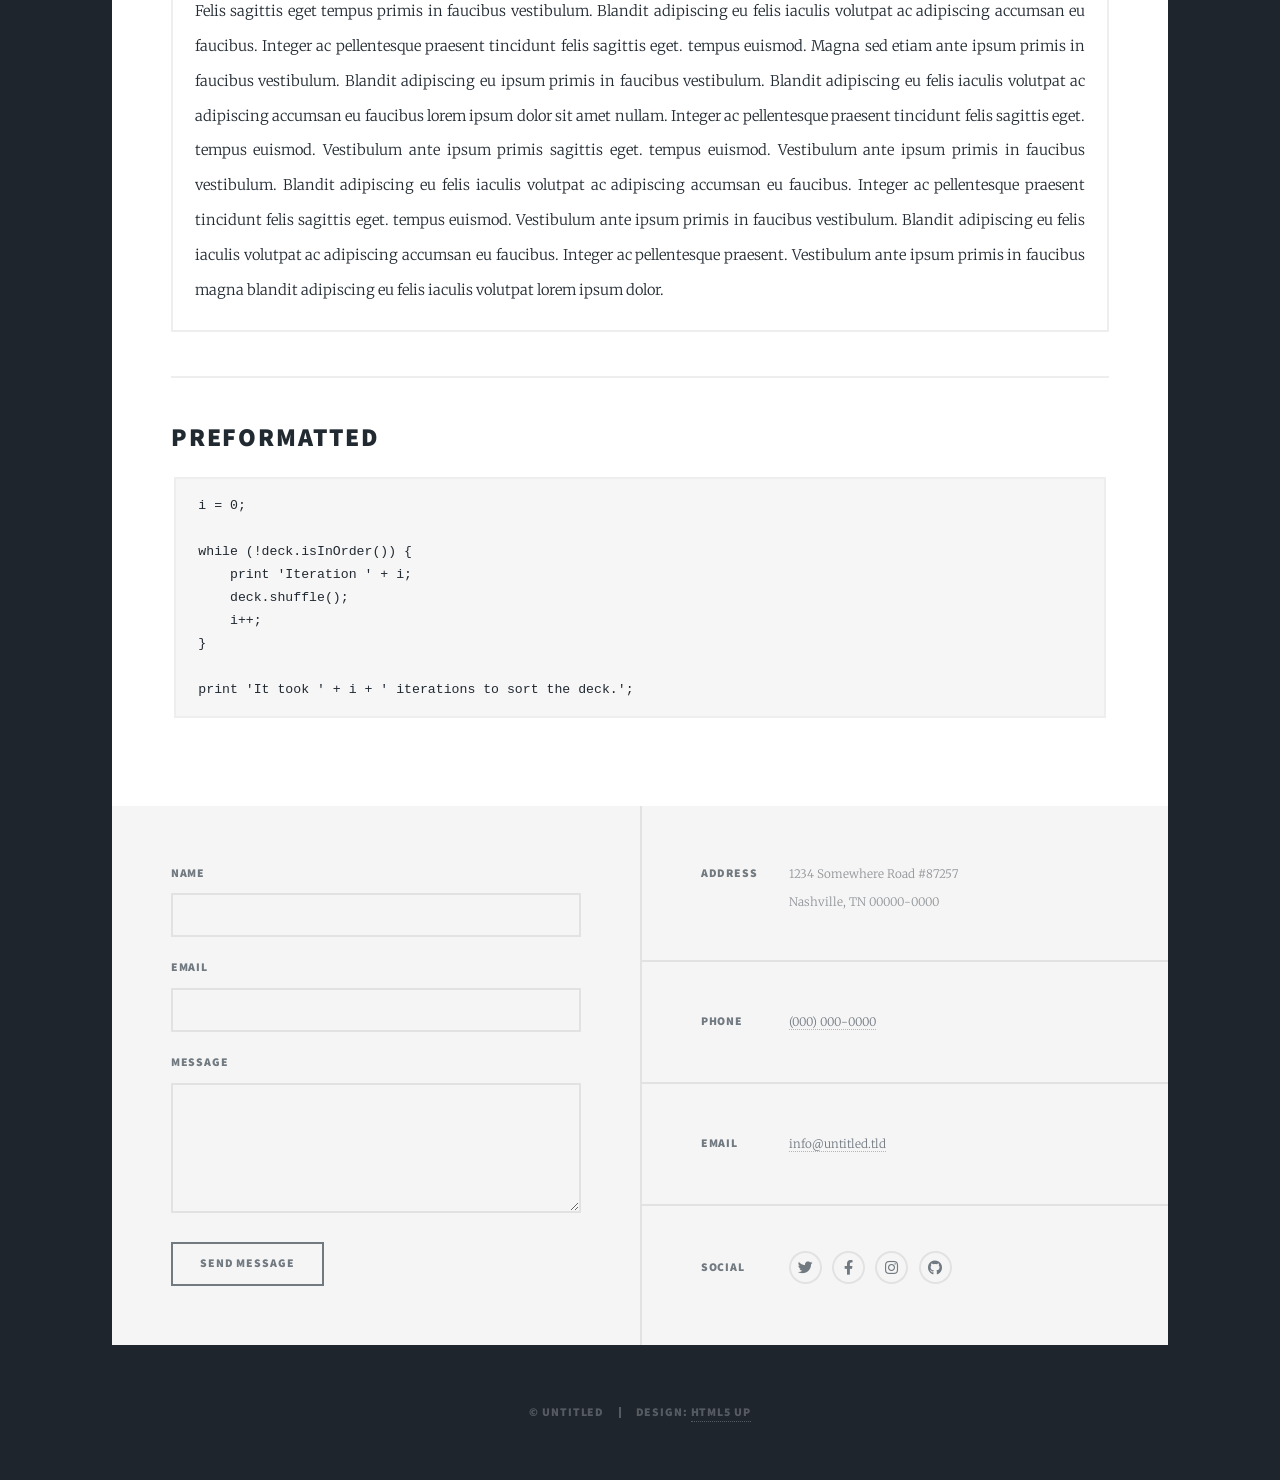
<file: Job portofolio/elements.html>
<!DOCTYPE HTML>
<!--
	Massively by HTML5 UP
	html5up.net | @ajlkn
	Free for personal and commercial use under the CCA 3.0 license (html5up.net/license)
-->
<html>
	<head>
		<title>Elements Reference - Massively by HTML5 UP</title>
		<meta charset="utf-8" />
		<meta name="viewport" content="width=device-width, initial-scale=1, user-scalable=no" />
		<link rel="stylesheet" href="assets/css/main.css" />
		<noscript><link rel="stylesheet" href="assets/css/noscript.css" /></noscript>
	</head>
	<body class="is-preload">

		<!-- Wrapper -->
			<div id="wrapper">

				<!-- Header -->
					<header id="header">
						<a href="index.html" class="logo">Massively</a>
					</header>

				<!-- Nav -->
					<nav id="nav">
						<ul class="links">
							<li><a href="index.html">This is Massively</a></li>
							<li><a href="generic.html">Generic Page</a></li>
							<li class="active"><a href="elements.html">Elements Reference</a></li>
						</ul>
						<ul class="icons">
							<li><a href="#" class="icon brands fa-twitter"><span class="label">Twitter</span></a></li>
							<li><a href="#" class="icon brands fa-facebook-f"><span class="label">Facebook</span></a></li>
							<li><a href="#" class="icon brands fa-instagram"><span class="label">Instagram</span></a></li>
							<li><a href="#" class="icon brands fa-github"><span class="label">GitHub</span></a></li>
						</ul>
					</nav>

				<!-- Main -->
					<div id="main">

						<!-- Post -->
							<section class="post">
								<header class="major">
									<h1>Elements<br />
									Reference</h1>
								</header>

								<!-- Text stuff -->
									<h2>Text</h2>
									<p>This is <b>bold</b> and this is <strong>strong</strong>. This is <i>italic</i> and this is <em>emphasized</em>.
									This is <sup>superscript</sup> text and this is <sub>subscript</sub> text.
									This is <u>underlined</u> and this is code: <code>for (;;) { ... }</code>.
									Finally, this is a <a href="#">link</a>.</p>
									<hr />
									<h2>Heading Level 2</h2>
									<h3>Heading Level 3</h3>
									<h4>Heading Level 4</h4>
									<h5>Heading Level 5</h5>
									<h6>Heading Level 6</h6>
									<hr />
									<header>
										<h2>Heading with a Subtitle</h2>
										<p>Lorem ipsum dolor sit amet nullam id egestas urna aliquam</p>
									</header>
									<p>Nunc lacinia ante nunc ac lobortis. Interdum adipiscing gravida odio porttitor sem non mi integer non faucibus ornare mi ut ante amet placerat aliquet. Volutpat eu sed ante lacinia sapien lorem accumsan varius montes viverra nibh in adipiscing blandit tempus accumsan.</p>
									<header>
										<h3>Heading with a Subtitle</h3>
										<p>Lorem ipsum dolor sit amet nullam id egestas urna aliquam</p>
									</header>
									<p>Nunc lacinia ante nunc ac lobortis. Interdum adipiscing gravida odio porttitor sem non mi integer non faucibus ornare mi ut ante amet placerat aliquet. Volutpat eu sed ante lacinia sapien lorem accumsan varius montes viverra nibh in adipiscing blandit tempus accumsan.</p>
									<header>
										<h4>Heading with a Subtitle</h4>
										<p>Lorem ipsum dolor sit amet nullam id egestas urna aliquam</p>
									</header>
									<p>Nunc lacinia ante nunc ac lobortis. Interdum adipiscing gravida odio porttitor sem non mi integer non faucibus ornare mi ut ante amet placerat aliquet. Volutpat eu sed ante lacinia sapien lorem accumsan varius montes viverra nibh in adipiscing blandit tempus accumsan.</p>

									<hr />

								<!-- Lists -->
									<h2>Lists</h2>
									<div class="row">
										<div class="col-6 col-12-small">

											<h3>Unordered</h3>
											<ul>
												<li>Dolor pulvinar etiam.</li>
												<li>Sagittis lorem eleifend.</li>
												<li>Felis feugiat dolore viverra.</li>
												<li>Dolor pulvinar etiam.</li>
											</ul>

											<h3>Alternate</h3>
											<ul class="alt">
												<li>Dolor pulvinar etiam etiam.</li>
												<li>Sagittis adipiscing eleifend.</li>
												<li>Felis enim dolore viverra.</li>
												<li>Dolor pulvinar etiam etiam.</li>
											</ul>

										</div>
										<div class="col-6 col-12-small">

											<h3>Ordered</h3>
											<ol>
												<li>Dolor pulvinar etiam.</li>
												<li>Etiam vel felis at viverra.</li>
												<li>Felis enim feugiat magna.</li>
												<li>Etiam vel felis nullam.</li>
												<li>Felis enim et tempus.</li>
											</ol>

											<h3>Icons</h3>
											<ul class="icons">
												<li><a href="#" class="icon brands fa-twitter"><span class="label">Twitter</span></a></li>
												<li><a href="#" class="icon brands fa-facebook-f"><span class="label">Facebook</span></a></li>
												<li><a href="#" class="icon brands fa-instagram"><span class="label">Instagram</span></a></li>
												<li><a href="#" class="icon brands fa-github"><span class="label">Github</span></a></li>
												<li><a href="#" class="icon brands fa-dribbble"><span class="label">Dribbble</span></a></li>
											</ul>
											<ul class="icons alt">
												<li><a href="#" class="icon brands alt fa-twitter"><span class="label">Twitter</span></a></li>
												<li><a href="#" class="icon brands alt fa-facebook-f"><span class="label">Facebook</span></a></li>
												<li><a href="#" class="icon brands alt fa-instagram"><span class="label">Instagram</span></a></li>
												<li><a href="#" class="icon brands alt fa-github"><span class="label">Github</span></a></li>
												<li><a href="#" class="icon brands alt fa-dribbble"><span class="label">Dribbble</span></a></li>
											</ul>

										</div>
									</div>
									<h3>Definition</h3>
									<dl>
										<dt>Item 1</dt>
										<dd>
											<p>Lorem ipsum dolor vestibulum ante ipsum primis in faucibus vestibulum. Blandit adipiscing eu felis iaculis volutpat ac adipiscing accumsan eu faucibus. Integer ac pellentesque praesent.</p>
										</dd>
										<dt>Item 2</dt>
										<dd>
											<p>Lorem ipsum dolor vestibulum ante ipsum primis in faucibus vestibulum. Blandit adipiscing eu felis iaculis volutpat ac adipiscing accumsan eu faucibus. Integer ac pellentesque praesent.</p>
										</dd>
										<dt>Item 3</dt>
										<dd>
											<p>Lorem ipsum dolor vestibulum ante ipsum primis in faucibus vestibulum. Blandit adipiscing eu felis iaculis volutpat ac adipiscing accumsan eu faucibus. Integer ac pellentesque praesent.</p>
										</dd>
									</dl>

									<h3>Actions</h3>
									<ul class="actions">
										<li><a href="#" class="button primary">Primary</a></li>
										<li><a href="#" class="button">Default</a></li>
									</ul>
									<ul class="actions small">
										<li><a href="#" class="button primary small">Small</a></li>
										<li><a href="#" class="button small">Small</a></li>
									</ul>
									<div class="row">
										<div class="col-6 col-12-small">
											<ul class="actions stacked">
												<li><a href="#" class="button primary">Default</a></li>
												<li><a href="#" class="button">Default</a></li>
											</ul>
										</div>
										<div class="col-6 col-12-small">
											<ul class="actions stacked">
												<li><a href="#" class="button primary small">Small</a></li>
												<li><a href="#" class="button small">Small</a></li>
											</ul>
										</div>
									</div>
									<div class="row">
										<div class="col-6 col-12-small">
											<ul class="actions stacked">
												<li><a href="#" class="button primary fit">Default</a></li>
												<li><a href="#" class="button fit">Default</a></li>
											</ul>
										</div>
										<div class="col-6 col-12-small">
											<ul class="actions stacked">
												<li><a href="#" class="button primary small fit">Small</a></li>
												<li><a href="#" class="button small fit">Small</a></li>
											</ul>
										</div>
									</div>

									<hr />

								<!-- Blockquote -->
									<h2>Blockquote</h2>
									<blockquote>Fringilla nisl. Donec accumsan interdum nisi, quis tincidunt felis sagittis eget tempus euismod. Vestibulum ante ipsum primis in faucibus vestibulum. Blandit adipiscing eu felis iaculis volutpat ac adipiscing accumsan faucibus. Vestibulum ante ipsum primis in faucibus vestibulum. Blandit adipiscing eu felis.</blockquote>

									<hr />

								<!-- Table -->
									<h2>Table</h2>

									<h3>Default</h3>
									<div class="table-wrapper">
										<table>
											<thead>
												<tr>
													<th>Name</th>
													<th>Description</th>
													<th>Price</th>
												</tr>
											</thead>
											<tbody>
												<tr>
													<td>Item 1</td>
													<td>Ante turpis integer aliquet porttitor.</td>
													<td>29.99</td>
												</tr>
												<tr>
													<td>Item 2</td>
													<td>Vis ac commodo adipiscing arcu aliquet.</td>
													<td>19.99</td>
												</tr>
												<tr>
													<td>Item 3</td>
													<td> Morbi faucibus arcu accumsan lorem.</td>
													<td>29.99</td>
												</tr>
												<tr>
													<td>Item 4</td>
													<td>Vitae integer tempus condimentum.</td>
													<td>19.99</td>
												</tr>
												<tr>
													<td>Item 5</td>
													<td>Ante turpis integer aliquet porttitor.</td>
													<td>29.99</td>
												</tr>
											</tbody>
											<tfoot>
												<tr>
													<td colspan="2"></td>
													<td>100.00</td>
												</tr>
											</tfoot>
										</table>
									</div>

									<h3>Alternate</h3>
									<div class="table-wrapper">
										<table class="alt">
											<thead>
												<tr>
													<th>Name</th>
													<th>Description</th>
													<th>Price</th>
												</tr>
											</thead>
											<tbody>
												<tr>
													<td>Item 1</td>
													<td>Ante turpis integer aliquet porttitor.</td>
													<td>29.99</td>
												</tr>
												<tr>
													<td>Item 2</td>
													<td>Vis ac commodo adipiscing arcu aliquet.</td>
													<td>19.99</td>
												</tr>
												<tr>
													<td>Item 3</td>
													<td> Morbi faucibus arcu accumsan lorem.</td>
													<td>29.99</td>
												</tr>
												<tr>
													<td>Item 4</td>
													<td>Vitae integer tempus condimentum.</td>
													<td>19.99</td>
												</tr>
												<tr>
													<td>Item 5</td>
													<td>Ante turpis integer aliquet porttitor.</td>
													<td>29.99</td>
												</tr>
											</tbody>
											<tfoot>
												<tr>
													<td colspan="2"></td>
													<td>100.00</td>
												</tr>
											</tfoot>
										</table>
									</div>

									<hr />

								<!-- Buttons -->
									<h2>Buttons</h2>
									<ul class="actions">
										<li><a href="#" class="button primary">Primary</a></li>
										<li><a href="#" class="button">Default</a></li>
									</ul>
									<ul class="actions">
										<li><a href="#" class="button primary large">Large</a></li>
										<li><a href="#" class="button">Default</a></li>
										<li><a href="#" class="button small">Small</a></li>
									</ul>
									<ul class="actions fit">
										<li><a href="#" class="button primary fit">Fit</a></li>
										<li><a href="#" class="button fit">Fit</a></li>
									</ul>
									<ul class="actions fit small">
										<li><a href="#" class="button primary fit small">Fit + Small</a></li>
										<li><a href="#" class="button fit small">Fit + Small</a></li>
									</ul>
									<ul class="actions">
										<li><a href="#" class="button primary icon solid fa-search">Icon</a></li>
										<li><a href="#" class="button icon solid fa-download">Icon</a></li>
									</ul>
									<ul class="actions">
										<li><span class="button primary disabled">Primary</span></li>
										<li><span class="button disabled">Default</span></li>
									</ul>

									<hr />

								<!-- Form -->
									<h2>Form</h2>

									<form method="post" action="#">
										<div class="row gtr-uniform">
											<div class="col-6 col-12-xsmall">
												<input type="text" name="demo-name" id="demo-name" value="" placeholder="Name" />
											</div>
											<div class="col-6 col-12-xsmall">
												<input type="email" name="demo-email" id="demo-email" value="" placeholder="Email" />
											</div>
											<!-- Break -->
											<div class="col-12">
												<select name="demo-category" id="demo-category">
													<option value="">- Category -</option>
													<option value="1">Manufacturing</option>
													<option value="1">Shipping</option>
													<option value="1">Administration</option>
													<option value="1">Human Resources</option>
												</select>
											</div>
											<!-- Break -->
											<div class="col-4 col-12-small">
												<input type="radio" id="demo-priority-low" name="demo-priority" checked>
												<label for="demo-priority-low">Low</label>
											</div>
											<div class="col-4 col-12-small">
												<input type="radio" id="demo-priority-normal" name="demo-priority">
												<label for="demo-priority-normal">Normal</label>
											</div>
											<div class="col-4 col-12-small">
												<input type="radio" id="demo-priority-high" name="demo-priority">
												<label for="demo-priority-high">High</label>
											</div>
											<!-- Break -->
											<div class="col-6 col-12-small">
												<input type="checkbox" id="demo-copy" name="demo-copy">
												<label for="demo-copy">Email me a copy</label>
											</div>
											<div class="col-6 col-12-small">
												<input type="checkbox" id="demo-human" name="demo-human" checked>
												<label for="demo-human">I am a human</label>
											</div>
											<!-- Break -->
											<div class="col-12">
												<textarea name="demo-message" id="demo-message" placeholder="Enter your message" rows="6"></textarea>
											</div>
											<!-- Break -->
											<div class="col-12">
												<ul class="actions">
													<li><input type="submit" value="Send Message" class="primary" /></li>
													<li><input type="reset" value="Reset" /></li>
												</ul>
											</div>
										</div>
									</form>

									<hr />

								<!-- Image -->
									<h2>Image</h2>

									<h3>Fit</h3>
									<span class="image fit"><img src="images/pic01.jpg" alt="" /></span>
									<div class="box alt">
										<div class="row gtr-50 gtr-uniform">
											<div class="col-4"><span class="image fit"><img src="images/pic02.jpg" alt="" /></span></div>
											<div class="col-4"><span class="image fit"><img src="images/pic03.jpg" alt="" /></span></div>
											<div class="col-4"><span class="image fit"><img src="images/pic04.jpg" alt="" /></span></div>
											<!-- Break -->
											<div class="col-4"><span class="image fit"><img src="images/pic04.jpg" alt="" /></span></div>
											<div class="col-4"><span class="image fit"><img src="images/pic02.jpg" alt="" /></span></div>
											<div class="col-4"><span class="image fit"><img src="images/pic03.jpg" alt="" /></span></div>
											<!-- Break -->
											<div class="col-4"><span class="image fit"><img src="images/pic03.jpg" alt="" /></span></div>
											<div class="col-4"><span class="image fit"><img src="images/pic04.jpg" alt="" /></span></div>
											<div class="col-4"><span class="image fit"><img src="images/pic02.jpg" alt="" /></span></div>
										</div>
									</div>

									<h3>Left &amp; Right</h3>
									<p><span class="image left"><img src="images/pic08.jpg" alt="" /></span>Lorem ipsum dolor sit accumsan interdum nisi, quis tincidunt felis sagittis eget. tempus euismod. Vestibulum ante ipsum primis in faucibus vestibulum. Blandit adipiscing eu felis iaculis volutpat ac adipiscing accumsan eu faucibus. Integer ac pellentesque praesent tincidunt felis sagittis eget. tempus euismod. Vestibulum ante ipsum primis sagittis eget. tempus euismod. Vestibulum ante ipsum primis in faucibus vestibulum. Blandit adipiscing eu felis iaculis volutpat ac adipiscing accumsan eu faucibus. Integer ac pellentesque praesent tincidunt felis sagittis eget. tempus euismod. Vestibulum ante ipsum primis in faucibus vestibulum. Blandit adipiscing eu felis iaculis volutpat ac adipiscing accumsan eu faucibus. Integer ac pellentesque praesent. Vestibulum ante ipsum primis in faucibus magna blandit adipiscing eu felis iaculis.</p>
									<p><span class="image right"><img src="images/pic09.jpg" alt="" /></span>Lorem ipsum dolor sit accumsan interdum nisi, quis tincidunt felis sagittis eget. tempus euismod. Vestibulum ante ipsum primis in faucibus vestibulum. Blandit adipiscing eu felis iaculis volutpat ac adipiscing accumsan eu faucibus. Integer ac pellentesque praesent tincidunt felis sagittis eget. tempus euismod. Vestibulum ante ipsum primis sagittis eget. tempus euismod. Vestibulum ante ipsum primis in faucibus vestibulum. Blandit adipiscing eu felis iaculis volutpat ac adipiscing accumsan eu faucibus. Integer ac pellentesque praesent tincidunt felis sagittis eget. tempus euismod. Vestibulum ante ipsum primis in faucibus vestibulum. Blandit adipiscing eu felis iaculis volutpat ac adipiscing accumsan eu faucibus. Integer ac pellentesque praesent. Vestibulum ante ipsum primis in faucibus magna blandit adipiscing eu felis iaculis.</p>

									<hr />

								<!-- Box -->
									<h2>Box</h2>
									<div class="box">
										<p>Felis sagittis eget tempus primis in faucibus vestibulum. Blandit adipiscing eu felis iaculis volutpat ac adipiscing accumsan eu faucibus. Integer ac pellentesque praesent tincidunt felis sagittis eget. tempus euismod. Magna sed etiam ante ipsum primis in faucibus vestibulum. Blandit adipiscing eu ipsum primis in faucibus vestibulum. Blandit adipiscing eu felis iaculis volutpat ac adipiscing accumsan eu faucibus lorem ipsum dolor sit amet nullam. Integer ac pellentesque praesent tincidunt felis sagittis eget. tempus euismod. Vestibulum ante ipsum primis sagittis eget. tempus euismod. Vestibulum ante ipsum primis in faucibus vestibulum. Blandit adipiscing eu felis iaculis volutpat ac adipiscing accumsan eu faucibus. Integer ac pellentesque praesent tincidunt felis sagittis eget. tempus euismod. Vestibulum ante ipsum primis in faucibus vestibulum. Blandit adipiscing eu felis iaculis volutpat ac adipiscing accumsan eu faucibus. Integer ac pellentesque praesent. Vestibulum ante ipsum primis in faucibus magna blandit adipiscing eu felis iaculis volutpat lorem ipsum dolor.</p>
									</div>

									<hr />

								<!-- Preformatted Code -->
									<h2>Preformatted</h2>
									<pre><code>i = 0;

while (!deck.isInOrder()) {
    print 'Iteration ' + i;
    deck.shuffle();
    i++;
}

print 'It took ' + i + ' iterations to sort the deck.';
</code></pre>

							</section>

					</div>

				<!-- Footer -->
					<footer id="footer">
						<section>
							<form method="post" action="#">
								<div class="fields">
									<div class="field">
										<label for="name">Name</label>
										<input type="text" name="name" id="name" />
									</div>
									<div class="field">
										<label for="email">Email</label>
										<input type="text" name="email" id="email" />
									</div>
									<div class="field">
										<label for="message">Message</label>
										<textarea name="message" id="message" rows="3"></textarea>
									</div>
								</div>
								<ul class="actions">
									<li><input type="submit" value="Send Message" /></li>
								</ul>
							</form>
						</section>
						<section class="split contact">
							<section class="alt">
								<h3>Address</h3>
								<p>1234 Somewhere Road #87257<br />
								Nashville, TN 00000-0000</p>
							</section>
							<section>
								<h3>Phone</h3>
								<p><a href="#">(000) 000-0000</a></p>
							</section>
							<section>
								<h3>Email</h3>
								<p><a href="#">info@untitled.tld</a></p>
							</section>
							<section>
								<h3>Social</h3>
								<ul class="icons alt">
									<li><a href="#" class="icon brands alt fa-twitter"><span class="label">Twitter</span></a></li>
									<li><a href="#" class="icon brands alt fa-facebook-f"><span class="label">Facebook</span></a></li>
									<li><a href="#" class="icon brands alt fa-instagram"><span class="label">Instagram</span></a></li>
									<li><a href="#" class="icon brands alt fa-github"><span class="label">GitHub</span></a></li>
								</ul>
							</section>
						</section>
					</footer>

				<!-- Copyright -->
					<div id="copyright">
						<ul><li>&copy; Untitled</li><li>Design: <a href="https://html5up.net">HTML5 UP</a></li></ul>
					</div>

			</div>

		<!-- Scripts -->
			<script src="assets/js/jquery.min.js"></script>
			<script src="assets/js/jquery.scrollex.min.js"></script>
			<script src="assets/js/jquery.scrolly.min.js"></script>
			<script src="assets/js/browser.min.js"></script>
			<script src="assets/js/breakpoints.min.js"></script>
			<script src="assets/js/util.js"></script>
			<script src="assets/js/main.js"></script>

	</body>
</html>
</file>
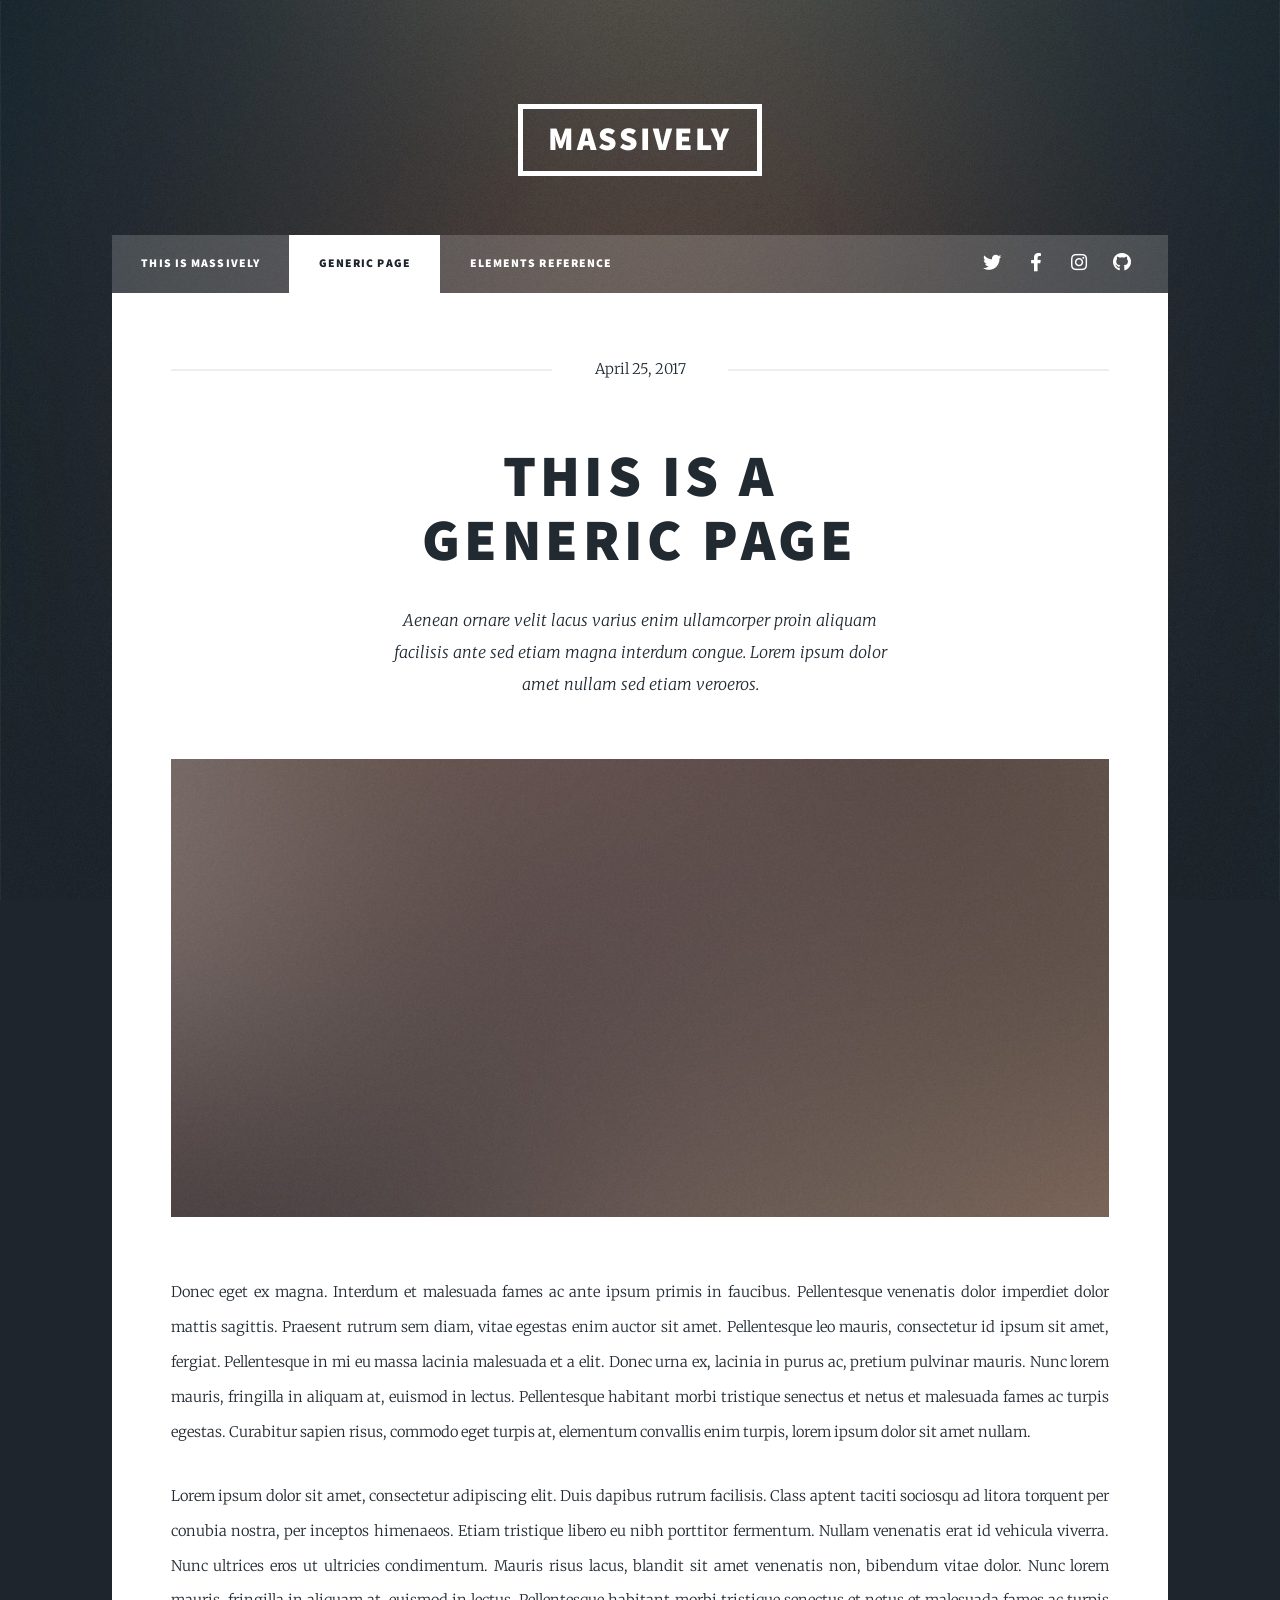
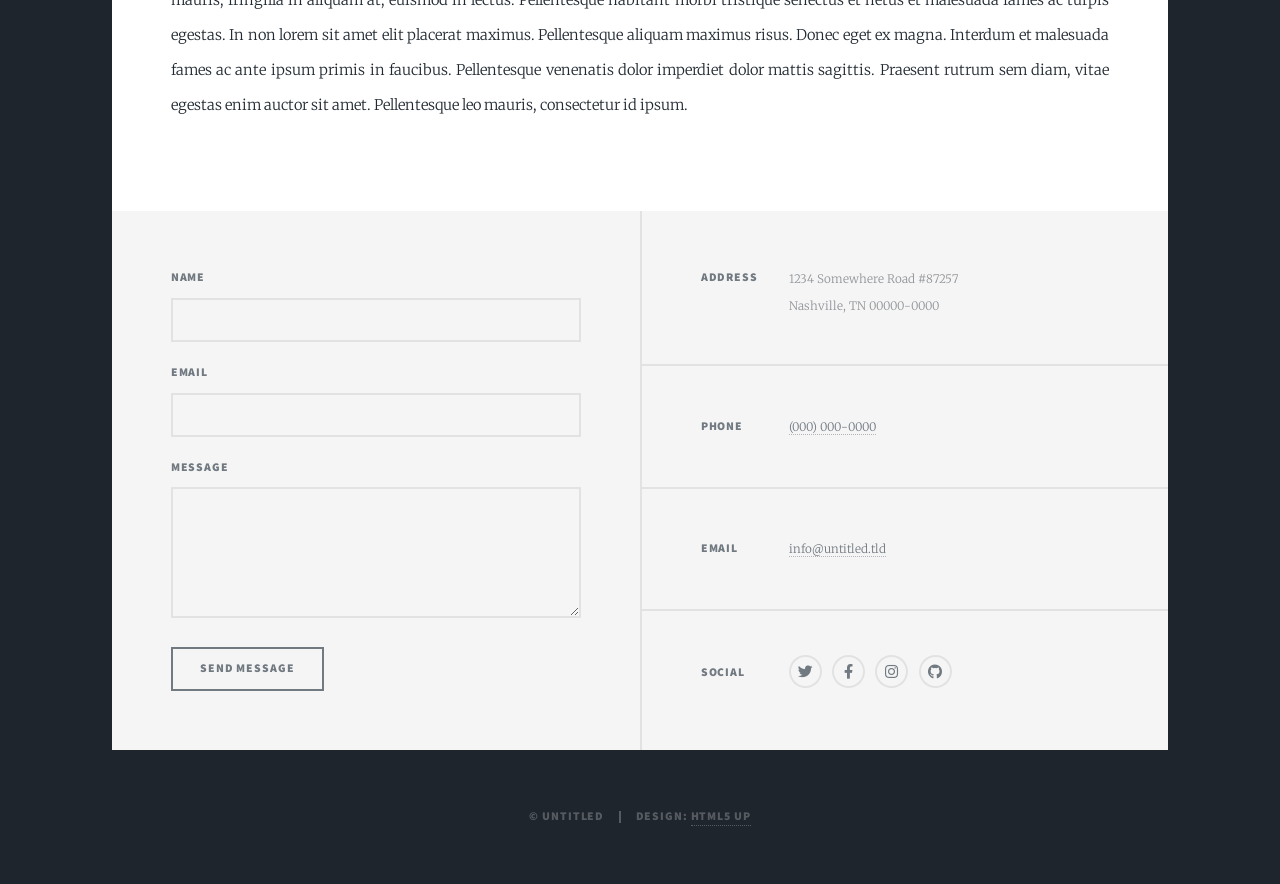
<file: Job portofolio/generic.html>
<!DOCTYPE HTML>
<!--
	Massively by HTML5 UP
	html5up.net | @ajlkn
	Free for personal and commercial use under the CCA 3.0 license (html5up.net/license)
-->
<html>
	<head>
		<title>Generic Page - Massively by HTML5 UP</title>
		<meta charset="utf-8" />
		<meta name="viewport" content="width=device-width, initial-scale=1, user-scalable=no" />
		<link rel="stylesheet" href="assets/css/main.css" />
		<noscript><link rel="stylesheet" href="assets/css/noscript.css" /></noscript>
	</head>
	<body class="is-preload">

		<!-- Wrapper -->
			<div id="wrapper">

				<!-- Header -->
					<header id="header">
						<a href="index.html" class="logo">Massively</a>
					</header>

				<!-- Nav -->
					<nav id="nav">
						<ul class="links">
							<li><a href="index.html">This is Massively</a></li>
							<li class="active"><a href="generic.html">Generic Page</a></li>
							<li><a href="elements.html">Elements Reference</a></li>
						</ul>
						<ul class="icons">
							<li><a href="#" class="icon brands fa-twitter"><span class="label">Twitter</span></a></li>
							<li><a href="#" class="icon brands fa-facebook-f"><span class="label">Facebook</span></a></li>
							<li><a href="#" class="icon brands fa-instagram"><span class="label">Instagram</span></a></li>
							<li><a href="#" class="icon brands fa-github"><span class="label">GitHub</span></a></li>
						</ul>
					</nav>

				<!-- Main -->
					<div id="main">

						<!-- Post -->
							<section class="post">
								<header class="major">
									<span class="date">April 25, 2017</span>
									<h1>This is a<br />
									Generic Page</h1>
									<p>Aenean ornare velit lacus varius enim ullamcorper proin aliquam<br />
									facilisis ante sed etiam magna interdum congue. Lorem ipsum dolor<br />
									amet nullam sed etiam veroeros.</p>
								</header>
								<div class="image main"><img src="images/pic01.jpg" alt="" /></div>
								<p>Donec eget ex magna. Interdum et malesuada fames ac ante ipsum primis in faucibus. Pellentesque venenatis dolor imperdiet dolor mattis sagittis. Praesent rutrum sem diam, vitae egestas enim auctor sit amet. Pellentesque leo mauris, consectetur id ipsum sit amet, fergiat. Pellentesque in mi eu massa lacinia malesuada et a elit. Donec urna ex, lacinia in purus ac, pretium pulvinar mauris. Nunc lorem mauris, fringilla in aliquam at, euismod in lectus. Pellentesque habitant morbi tristique senectus et netus et malesuada fames ac turpis egestas. Curabitur sapien risus, commodo eget turpis at, elementum convallis enim turpis, lorem ipsum dolor sit amet nullam.</p>
								<p>Lorem ipsum dolor sit amet, consectetur adipiscing elit. Duis dapibus rutrum facilisis. Class aptent taciti sociosqu ad litora torquent per conubia nostra, per inceptos himenaeos. Etiam tristique libero eu nibh porttitor fermentum. Nullam venenatis erat id vehicula viverra. Nunc ultrices eros ut ultricies condimentum. Mauris risus lacus, blandit sit amet venenatis non, bibendum vitae dolor. Nunc lorem mauris, fringilla in aliquam at, euismod in lectus. Pellentesque habitant morbi tristique senectus et netus et malesuada fames ac turpis egestas. In non lorem sit amet elit placerat maximus. Pellentesque aliquam maximus risus. Donec eget ex magna. Interdum et malesuada fames ac ante ipsum primis in faucibus. Pellentesque venenatis dolor imperdiet dolor mattis sagittis. Praesent rutrum sem diam, vitae egestas enim auctor sit amet. Pellentesque leo mauris, consectetur id ipsum.</p>
							</section>

					</div>

				<!-- Footer -->
					<footer id="footer">
						<section>
							<form method="post" action="#">
								<div class="fields">
									<div class="field">
										<label for="name">Name</label>
										<input type="text" name="name" id="name" />
									</div>
									<div class="field">
										<label for="email">Email</label>
										<input type="text" name="email" id="email" />
									</div>
									<div class="field">
										<label for="message">Message</label>
										<textarea name="message" id="message" rows="3"></textarea>
									</div>
								</div>
								<ul class="actions">
									<li><input type="submit" value="Send Message" /></li>
								</ul>
							</form>
						</section>
						<section class="split contact">
							<section class="alt">
								<h3>Address</h3>
								<p>1234 Somewhere Road #87257<br />
								Nashville, TN 00000-0000</p>
							</section>
							<section>
								<h3>Phone</h3>
								<p><a href="#">(000) 000-0000</a></p>
							</section>
							<section>
								<h3>Email</h3>
								<p><a href="#">info@untitled.tld</a></p>
							</section>
							<section>
								<h3>Social</h3>
								<ul class="icons alt">
									<li><a href="#" class="icon brands alt fa-twitter"><span class="label">Twitter</span></a></li>
									<li><a href="#" class="icon brands alt fa-facebook-f"><span class="label">Facebook</span></a></li>
									<li><a href="#" class="icon brands alt fa-instagram"><span class="label">Instagram</span></a></li>
									<li><a href="#" class="icon brands alt fa-github"><span class="label">GitHub</span></a></li>
								</ul>
							</section>
						</section>
					</footer>

				<!-- Copyright -->
					<div id="copyright">
						<ul><li>&copy; Untitled</li><li>Design: <a href="https://html5up.net">HTML5 UP</a></li></ul>
					</div>

			</div>

		<!-- Scripts -->
			<script src="assets/js/jquery.min.js"></script>
			<script src="assets/js/jquery.scrollex.min.js"></script>
			<script src="assets/js/jquery.scrolly.min.js"></script>
			<script src="assets/js/browser.min.js"></script>
			<script src="assets/js/breakpoints.min.js"></script>
			<script src="assets/js/util.js"></script>
			<script src="assets/js/main.js"></script>

	</body>
</html>
</file>
<file: styles.css>
:root {
  color-scheme: dark;
  --background: #0b1118;
  --surface: #111b25;
  --surface-light: #172430;
  --text: #edf2ef;
  --muted: #9aa8ad;
  --line: rgba(224, 238, 233, 0.13);
  --accent: #c1f26b;
  --accent-strong: #a8df4e;
  --page-width: 1120px;
}

* {
  box-sizing: border-box;
}

html {
  scroll-behavior: smooth;
  scroll-padding-top: 88px;
}

body {
  margin: 0;
  background: var(--background);
  color: var(--text);
  font-family: Inter, ui-sans-serif, system-ui, -apple-system, BlinkMacSystemFont, "Segoe UI", sans-serif;
  font-size: 16px;
  line-height: 1.65;
  -webkit-font-smoothing: antialiased;
}

a {
  color: inherit;
  text-decoration: none;
}

a:focus-visible {
  outline: 2px solid var(--accent);
  outline-offset: 5px;
}

.page-width {
  width: min(var(--page-width), calc(100% - 64px));
  margin-inline: auto;
}

.site-header {
  position: absolute;
  z-index: 2;
  top: 0;
  left: 0;
  display: flex;
  width: 100%;
  height: 88px;
  align-items: center;
  justify-content: space-between;
  padding-inline: max(32px, calc((100% - var(--page-width)) / 2));
  border-bottom: 1px solid rgba(224, 238, 233, 0.08);
}

.wordmark {
  font-size: 24px;
  font-weight: 850;
  letter-spacing: -1.5px;
}

.wordmark span {
  color: var(--accent);
}

.site-header nav {
  display: flex;
  align-items: center;
  gap: 34px;
  color: #b6c0c2;
  font-size: 13px;
}

.site-header nav a,
.text-link,
.contact-detail,
.site-footer > a:last-child {
  transition: color 160ms ease;
}

.site-header nav a:hover,
.text-link:hover,
.contact-detail:hover,
.site-footer > a:last-child:hover {
  color: var(--accent);
}

.site-header nav .nav-contact {
  padding: 9px 15px;
  border: 1px solid var(--line);
  border-radius: 999px;
  color: var(--text);
}

.hero {
  position: relative;
  display: grid;
  min-height: 720px;
  grid-template-columns: 1.3fr 0.7fr;
  align-items: center;
  gap: 48px;
  padding-top: 92px;
  padding-bottom: 100px;
}

.hero::before {
  position: absolute;
  z-index: -1;
  top: 80px;
  left: 10%;
  width: 480px;
  height: 480px;
  border-radius: 50%;
  background: radial-gradient(circle, rgba(97, 140, 70, 0.13), transparent 68%);
  content: "";
  pointer-events: none;
}

.eyebrow {
  margin: 0 0 20px;
  color: var(--accent);
  font-size: 11px;
  font-weight: 750;
  letter-spacing: 1.7px;
}

.availability-dot {
  display: inline-block;
  width: 7px;
  height: 7px;
  margin-right: 7px;
  border-radius: 50%;
  background: var(--accent);
  box-shadow: 0 0 12px rgba(193, 242, 107, 0.65);
  vertical-align: 1px;
}

.hero h1,
.section-heading h2,
.contact-inner h2 {
  margin: 0;
  font-size: clamp(44px, 6.1vw, 75px);
  font-weight: 700;
  letter-spacing: -4px;
  line-height: 1.08;
}

.hero h1 span,
.section-heading h2 span {
  color: var(--accent);
}

.hero-description {
  max-width: 550px;
  margin: 24px 0 0;
  color: var(--muted);
  font-size: 16px;
  line-height: 1.8;
}

.hero-actions {
  display: flex;
  align-items: center;
  gap: 27px;
  margin-top: 32px;
}

.button {
  display: inline-flex;
  min-height: 48px;
  align-items: center;
  justify-content: center;
  gap: 14px;
  padding: 0 20px;
  border-radius: 5px;
  font-size: 13px;
  font-weight: 750;
  transition: transform 160ms ease, background 160ms ease;
}

.button:hover {
  transform: translateY(-2px);
}

.button-primary {
  background: var(--accent);
  color: #10170c;
}

.button-primary:hover {
  background: var(--accent-strong);
}

.text-link {
  color: #d3ddda;
  font-size: 13px;
  font-weight: 650;
}

.profile-card {
  position: relative;
  overflow: hidden;
  padding: 21px 23px 25px;
  border: 1px solid rgba(222, 237, 232, 0.15);
  border-radius: 9px;
  background:
    radial-gradient(ellipse at 50% 45%, rgba(139, 179, 105, 0.13), transparent 57%),
    linear-gradient(145deg, #17242c, #101820 68%);
  box-shadow: 0 22px 70px rgba(0, 0, 0, 0.22);
}

.card-topline,
.project-meta {
  display: flex;
  justify-content: space-between;
  color: #879599;
  font-size: 9px;
  font-weight: 750;
  letter-spacing: 1.1px;
}

.orbit-art {
  position: relative;
  display: grid;
  height: 280px;
  place-items: center;
}

.orbit {
  position: absolute;
  width: 215px;
  height: 215px;
  border: 1px solid rgba(193, 242, 107, 0.2);
  border-radius: 50%;
}

.orbit-one {
  transform: rotateX(63deg) rotate(-35deg);
}

.orbit-two {
  width: 175px;
  height: 245px;
  border-color: rgba(207, 220, 216, 0.16);
  transform: rotateX(63deg) rotate(43deg);
}

.orbit-core {
  display: grid;
  width: 88px;
  height: 88px;
  place-items: center;
  border: 1px solid rgba(193, 242, 107, 0.7);
  border-radius: 50%;
  background: rgba(193, 242, 107, 0.08);
  color: var(--accent);
  font-size: 23px;
  font-weight: 750;
  letter-spacing: -1px;
  box-shadow: 0 0 45px rgba(193, 242, 107, 0.12);
}

.orbit-node {
  position: absolute;
  width: 9px;
  height: 9px;
  border: 2px solid #18232b;
  border-radius: 50%;
  background: var(--accent);
  box-shadow: 0 0 13px rgba(193, 242, 107, 0.6);
}

.node-one {
  top: 59px;
  right: 77px;
}

.node-two {
  bottom: 56px;
  left: 81px;
  width: 7px;
  height: 7px;
  background: #e8eee8;
}

.node-three {
  top: 133px;
  left: 42px;
  width: 6px;
  height: 6px;
  background: #83b4ad;
}

.card-label {
  margin: 2px 0 5px;
  color: #879599;
  font-size: 9px;
  font-weight: 750;
  letter-spacing: 1.4px;
}

.card-focus {
  margin: 0;
  font-size: 20px;
  font-weight: 650;
  letter-spacing: -0.5px;
  line-height: 1.4;
}

.card-tags {
  display: flex;
  flex-wrap: wrap;
  gap: 7px;
  margin-top: 17px;
}

.card-tags span,
.skill-list span {
  padding: 5px 9px;
  border: 1px solid var(--line);
  border-radius: 4px;
  color: #b5c1c0;
  font-size: 10px;
}

.scroll-cue {
  position: absolute;
  bottom: 28px;
  left: 0;
  color: #77868a;
  font-size: 9px;
  font-weight: 700;
  letter-spacing: 1.4px;
}

.scroll-cue span {
  margin-right: 7px;
  color: var(--accent);
  font-size: 14px;
}

.section {
  padding-top: 115px;
  padding-bottom: 115px;
}

.about-section {
  display: grid;
  grid-template-columns: 0.85fr 1.15fr;
  gap: 90px;
  border-top: 1px solid var(--line);
}

.section-heading .eyebrow {
  margin-bottom: 22px;
}

.section-heading h2 {
  font-size: clamp(37px, 4vw, 51px);
  letter-spacing: -2.6px;
}

.about-copy {
  padding-top: 3px;
  color: var(--muted);
  font-size: 14px;
}

.about-copy p {
  margin: 0 0 17px;
}

.skill-list {
  display: flex;
  flex-wrap: wrap;
  gap: 8px;
  margin-top: 25px;
}

.skill-list span {
  padding: 7px 10px;
  color: #d3dcda;
  font-size: 11px;
}

.experience-section {
  padding: 110px 0 112px;
  border-top: 1px solid var(--line);
  border-bottom: 1px solid var(--line);
  background: linear-gradient(100deg, rgba(18, 30, 39, 0.8), rgba(11, 17, 24, 0.45));
}

.experience-heading {
  margin-bottom: 45px;
}

.experience-list {
  border-top: 1px solid var(--line);
}

.experience-item {
  position: relative;
  display: grid;
  grid-template-columns: 190px 1fr 35px;
  gap: 28px;
  padding: 28px 0;
  border-bottom: 1px solid var(--line);
}

.experience-date,
.experience-index {
  padding-top: 5px;
  color: #859397;
  font-size: 10px;
  font-weight: 700;
  letter-spacing: 0.8px;
}

.experience-details h3 {
  margin: 0;
  font-size: 19px;
  font-weight: 650;
  letter-spacing: -0.3px;
}

.company {
  margin: 3px 0 0;
  color: var(--accent);
  font-size: 12px;
}

.company span {
  padding-inline: 5px;
  color: #708080;
}

.experience-details ul {
  display: grid;
  gap: 8px;
  margin: 20px 0 0;
  padding-left: 18px;
  color: var(--muted);
  font-size: 12px;
}

.experience-details li::marker {
  color: var(--accent);
}

.experience-index {
  justify-self: end;
}

.projects-section {
  padding-top: 115px;
  padding-bottom: 120px;
}

.projects-heading {
  display: flex;
  align-items: end;
  justify-content: space-between;
  gap: 32px;
  margin-bottom: 50px;
}

.projects-intro {
  max-width: 280px;
  margin: 0 0 5px;
  color: var(--muted);
  font-size: 13px;
}

.project-group + .project-group {
  margin-top: 57px;
}

.project-group-heading {
  display: flex;
  align-items: baseline;
  justify-content: space-between;
  gap: 20px;
  margin-bottom: 20px;
  padding-bottom: 13px;
  border-bottom: 1px solid var(--line);
}

.project-group-heading h3 {
  margin: 0;
  font-size: 18px;
  font-weight: 650;
  letter-spacing: -0.3px;
}

.project-group-heading h3 span,
.project-group-heading p {
  color: var(--muted);
  font-size: 11px;
  font-weight: 450;
  letter-spacing: 0;
}

.project-group-heading p {
  margin: 0;
}

.project-grid {
  display: grid;
  grid-template-columns: repeat(3, 1fr);
  gap: 18px;
  align-items: stretch;
}

.project-card {
  display: flex;
  flex-direction: column;
  padding: 13px 13px 21px;
  border: 1px solid var(--line);
  border-radius: 7px;
  background: linear-gradient(150deg, rgba(22, 34, 43, 0.9), rgba(15, 23, 31, 0.9));
  transition: border-color 180ms ease, transform 180ms ease;
}

.project-card:hover {
  transform: translateY(-4px);
  border-color: rgba(193, 242, 107, 0.42);
}

.project-art {
  position: relative;
  display: grid;
  height: 155px;
  overflow: hidden;
  place-items: center;
  border-radius: 4px;
  background:
    radial-gradient(circle at 50% 50%, rgba(193, 242, 107, 0.18), transparent 33%),
    repeating-linear-gradient(135deg, transparent 0 18px, rgba(223, 239, 230, 0.035) 18px 19px),
    #17242c;
}

.project-art::before,
.project-art::after {
  position: absolute;
  width: 125px;
  height: 125px;
  border: 1px solid rgba(193, 242, 107, 0.25);
  border-radius: 50%;
  content: "";
}

.project-art::after {
  width: 92px;
  height: 92px;
  border-color: rgba(225, 238, 231, 0.18);
}

.art-search {
  background:
    radial-gradient(circle at 60% 48%, rgba(102, 171, 168, 0.2), transparent 36%),
    repeating-linear-gradient(45deg, transparent 0 22px, rgba(223, 239, 230, 0.035) 22px 23px),
    #17242c;
}

.art-inventory {
  background:
    radial-gradient(circle at 46% 52%, rgba(179, 148, 88, 0.17), transparent 36%),
    repeating-linear-gradient(90deg, transparent 0 24px, rgba(223, 239, 230, 0.035) 24px 25px),
    #17242c;
}

.art-salesforce {
  background:
    radial-gradient(circle at 48% 52%, rgba(103, 169, 210, 0.19), transparent 36%),
    repeating-linear-gradient(135deg, transparent 0 18px, rgba(223, 239, 230, 0.035) 18px 19px),
    #17242c;
}

.art-salesforce::before {
  width: 145px;
  height: 75px;
  border-radius: 10px;
  transform: rotate(-24deg);
}

.art-salesforce::after {
  width: 110px;
  height: 55px;
  border-radius: 7px;
  transform: rotate(24deg);
}

.art-status {
  background:
    radial-gradient(circle at 50% 50%, rgba(102, 171, 168, 0.2), transparent 36%),
    repeating-linear-gradient(0deg, transparent 0 18px, rgba(223, 239, 230, 0.035) 18px 19px),
    #17242c;
}

.art-status b,
.art-archive b {
  font-family: ui-monospace, SFMono-Regular, Menlo, Consolas, monospace;
  font-size: 30px;
}

.art-archive {
  background:
    radial-gradient(circle at 50% 50%, rgba(179, 148, 88, 0.2), transparent 36%),
    repeating-linear-gradient(45deg, transparent 0 22px, rgba(223, 239, 230, 0.035) 22px 23px),
    #17242c;
}

.art-archive::before {
  width: 100px;
  height: 118px;
  border-radius: 5px;
}

.art-archive::after {
  width: 70px;
  height: 89px;
  border-radius: 3px;
}

.art-servicenow {
  background:
    radial-gradient(circle at 55% 48%, rgba(110, 150, 203, 0.2), transparent 36%),
    repeating-linear-gradient(90deg, transparent 0 24px, rgba(223, 239, 230, 0.035) 24px 25px),
    #17242c;
}

.art-servicenow::before {
  width: 130px;
  height: 88px;
  border-radius: 8px;
}

.art-servicenow::after {
  width: 96px;
  height: 61px;
  border-radius: 5px;
}

.art-disaster-recovery {
  background:
    radial-gradient(circle at 48% 52%, rgba(193, 242, 107, 0.16), transparent 37%),
    repeating-linear-gradient(135deg, transparent 0 21px, rgba(223, 239, 230, 0.035) 21px 22px),
    #17242c;
}

.art-disaster-recovery::before {
  width: 138px;
  height: 82px;
  border-radius: 8px;
  transform: rotate(30deg);
}

.art-disaster-recovery::after {
  width: 138px;
  height: 82px;
  border-radius: 8px;
  transform: rotate(-30deg);
}

.project-art > span {
  position: absolute;
  z-index: 1;
  top: 11px;
  left: 12px;
  color: rgba(226, 238, 231, 0.55);
  font-size: 9px;
  font-weight: 700;
  letter-spacing: 1px;
}

.project-art b {
  z-index: 1;
  color: var(--accent);
  font-size: 38px;
  font-weight: 400;
}

.project-meta {
  justify-content: flex-start;
  gap: 12px;
  margin-top: 19px;
  font-size: 8px;
}

.project-meta span + span::before {
  padding-right: 12px;
  color: var(--accent);
  content: "/";
}

.project-card h3 {
  margin: 12px 0 7px;
  font-size: 17px;
  font-weight: 650;
  letter-spacing: -0.3px;
  line-height: 1.4;
}

.project-card p {
  margin: 0;
  color: var(--muted);
  font-size: 11px;
  line-height: 1.7;
}

.project-link {
  display: inline-flex;
  align-self: flex-start;
  gap: 8px;
  margin-top: auto;
  padding-top: 19px;
  color: var(--accent);
  font-size: 11px;
  font-weight: 700;
}

.project-link:hover {
  color: #e0ffb3;
}

.contact-section {
  padding: 77px 0;
  background:
    radial-gradient(ellipse at 18% 80%, rgba(168, 223, 78, 0.12), transparent 39%),
    #111b22;
  border-top: 1px solid var(--line);
}

.contact-inner {
  display: flex;
  align-items: center;
  justify-content: space-between;
  gap: 40px;
}

.contact-inner .eyebrow {
  margin-bottom: 14px;
}

.contact-inner h2 {
  font-size: clamp(34px, 4vw, 48px);
  letter-spacing: -2.4px;
}

.contact-inner h2 span {
  color: var(--accent);
}

.contact-actions {
  display: flex;
  min-width: 190px;
  flex-direction: column;
  align-items: flex-start;
  gap: 11px;
}

.button-light {
  margin-bottom: 4px;
  background: var(--accent);
  color: #10170c;
}

.button-light:hover {
  background: var(--accent-strong);
}

.contact-detail {
  color: #b3c0be;
  font-size: 11px;
}

.site-footer {
  display: flex;
  min-height: 82px;
  align-items: center;
  justify-content: space-between;
  gap: 20px;
  color: #829094;
  font-size: 10px;
}

.site-footer .wordmark {
  color: var(--text);
}

.site-footer p {
  margin: 0;
}

.site-footer > a:last-child {
  color: #b4c0bf;
}

@media (max-width: 760px) {
  .page-width {
    width: min(100% - 40px, var(--page-width));
  }

  .site-header {
    height: 72px;
    padding-inline: 20px;
  }

  .site-header nav {
    gap: 16px;
    font-size: 11px;
  }

  .site-header nav a:nth-child(2) {
    display: none;
  }

  .site-header nav .nav-contact {
    padding: 7px 10px;
  }

  .hero {
    min-height: auto;
    grid-template-columns: 1fr;
    gap: 42px;
    padding-top: 145px;
    padding-bottom: 88px;
  }

  .hero h1 {
    font-size: clamp(46px, 10vw, 68px);
    letter-spacing: -3px;
  }

  .hero-description {
    font-size: 14px;
  }

  .profile-card {
    width: min(100%, 410px);
  }

  .orbit-art {
    height: 230px;
  }

  .orbit {
    width: 190px;
    height: 190px;
  }

  .orbit-two {
    width: 155px;
    height: 215px;
  }

  .node-one {
    top: 37px;
    right: calc(50% - 93px);
  }

  .node-two {
    bottom: 39px;
    left: calc(50% - 92px);
  }

  .node-three {
    left: calc(50% - 114px);
  }

  .scroll-cue {
    bottom: 27px;
  }

  .section,
  .experience-section {
    padding-top: 82px;
    padding-bottom: 82px;
  }

  .about-section {
    grid-template-columns: 1fr;
    gap: 28px;
  }

  .experience-item {
    grid-template-columns: 1fr 28px;
    gap: 6px 12px;
  }

  .experience-date {
    grid-column: 1;
  }

  .experience-details {
    grid-column: 1;
  }

  .experience-index {
    grid-column: 2;
    grid-row: 1 / span 2;
  }

  .projects-heading {
    align-items: flex-start;
    flex-direction: column;
    gap: 18px;
  }

  .project-group + .project-group {
    margin-top: 42px;
  }

  .project-group-heading {
    align-items: flex-start;
    flex-direction: column;
    gap: 4px;
  }

  .project-grid {
    grid-template-columns: 1fr;
    gap: 14px;
  }

  .project-card {
    padding: 12px 12px 19px;
  }

  .project-art {
    height: 180px;
  }

  .contact-inner {
    align-items: flex-start;
    flex-direction: column;
  }
}

@media (max-width: 420px) {
  .site-header nav {
    gap: 11px;
  }

  .site-header nav a:nth-child(1) {
    display: none;
  }

  .hero-actions {
    align-items: flex-start;
    flex-direction: column;
    gap: 18px;
  }

  .hero h1 {
    letter-spacing: -2.5px;
  }

  .site-footer {
    flex-wrap: wrap;
    padding-block: 18px;
  }

  .site-footer p {
    order: 1;
    width: 100%;
  }
}

@media (prefers-reduced-motion: reduce) {
  *,
  *::before,
  *::after {
    scroll-behavior: auto !important;
    transition-duration: 0.01ms !important;
  }
}
</file>
<file: Job portofolio/assets/css/main.css>
@import url(fontawesome-all.min.css);
@import url("https://fonts.googleapis.com/css?family=Merriweather:300,700,300italic,700italic|Source+Sans+Pro:900");

/*
	Massively by HTML5 UP
	html5up.net | @ajlkn
	Free for personal and commercial use under the CCA 3.0 license (html5up.net/license)
*/

html, body, div, span, applet, object,
iframe, h1, h2, h3, h4, h5, h6, p, blockquote,
pre, a, abbr, acronym, address, big, cite,
code, del, dfn, em, img, ins, kbd, q, s, samp,
small, strike, strong, sub, sup, tt, var, b,
u, i, center, dl, dt, dd, ol, ul, li, fieldset,
form, label, legend, table, caption, tbody,
tfoot, thead, tr, th, td, article, aside,
canvas, details, embed, figure, figcaption,
footer, header, hgroup, menu, nav, output, ruby,
section, summary, time, mark, audio, video {
	margin: 0;
	padding: 0;
	border: 0;
	font-size: 100%;
	font: inherit;
	vertical-align: baseline;}

article, aside, details, figcaption, figure,
footer, header, hgroup, menu, nav, section {
	display: block;}

body {
	line-height: 1;
}

ol, ul {
	list-style: none;
}

blockquote, q {
	quotes: none;
}

	blockquote:before, blockquote:after, q:before, q:after {
		content: '';
		content: none;
	}

table {
	border-collapse: collapse;
	border-spacing: 0;
}

body {
	-webkit-text-size-adjust: none;
}

mark {
	background-color: transparent;
	color: inherit;
}

input::-moz-focus-inner {
	border: 0;
	padding: 0;
}

input, select, textarea {
	-moz-appearance: none;
	-webkit-appearance: none;
	-ms-appearance: none;
	appearance: none;
}

/* Basic */

	@-ms-viewport {
		width: device-width;
	}

	body {
		-ms-overflow-style: scrollbar;
	}

	@media screen and (max-width: 480px) {

		html, body {
			min-width: 320px;
		}

	}

	html {
		box-sizing: border-box;
	}

	*, *:before, *:after {
		box-sizing: inherit;
	}

	body {
		background-color: #1e252d;
	}

		body.is-preload *, body.is-preload *:before, body.is-preload *:after {
			-moz-animation: none !important;
			-webkit-animation: none !important;
			-ms-animation: none !important;
			animation: none !important;
			-moz-transition: none !important;
			-webkit-transition: none !important;
			-ms-transition: none !important;
			transition: none !important;
		}

/* Type */

	html {
		font-size: 16pt;
	}

		@media screen and (max-width: 1680px) {

			html {
				font-size: 12pt;
			}

		}

		@media screen and (max-width: 1280px) {

			html {
				font-size: 11pt;
			}

		}

		@media screen and (max-width: 360px) {

			html {
				font-size: 10pt;
			}

		}

	body {
		color: #212931;
	}

	body, input, select, textarea {
		font-family: "Merriweather", Georgia, serif;
		font-weight: 300;
		font-size: 1rem;
		line-height: 2.375;
	}

	a {
		-moz-transition: color 0.2s ease-in-out, background-color 0.2s ease-in-out, border-color 0.2s ease-in-out, box-shadow 0.2s ease-in-out;
		-webkit-transition: color 0.2s ease-in-out, background-color 0.2s ease-in-out, border-color 0.2s ease-in-out, box-shadow 0.2s ease-in-out;
		-ms-transition: color 0.2s ease-in-out, background-color 0.2s ease-in-out, border-color 0.2s ease-in-out, box-shadow 0.2s ease-in-out;
		transition: color 0.2s ease-in-out, background-color 0.2s ease-in-out, border-color 0.2s ease-in-out, box-shadow 0.2s ease-in-out;
		border-bottom: dotted 1px;
		text-decoration: none;
	}

		a:hover {
			border-bottom-color: transparent;
		}

	strong, b {
		font-weight: 600;
	}

	em, i {
		font-style: italic;
	}

	p {
		text-align: justify;
		margin: 0 0 2rem 0;
	}

	h1, h2, h3, h4, h5, h6 {
		font-family: "Source Sans Pro", Helvetica, sans-serif;
		font-weight: 900;
		line-height: 1.5;
		letter-spacing: 0.075em;
		text-transform: uppercase;
		margin: 0 0 1rem 0;
	}

		h1 a, h2 a, h3 a, h4 a, h5 a, h6 a {
			border-bottom: 0;
			color: inherit;
			text-decoration: none;
		}

	h1 {
		font-size: 4rem;
		line-height: 1.1;
		margin: 0 0 2rem 0;
	}

	h2 {
		font-size: 1.75rem;
		line-height: 1.3;
		margin: 0 0 1.5rem 0;
	}

	h3 {
		font-size: 1.25rem;
		margin: 0 0 1.5rem 0;
	}

	h4 {
		font-size: 1rem;
	}

	h5 {
		font-size: 0.9rem;
	}

	h6 {
		font-size: 0.8rem;
	}

	sub {
		font-size: 0.8rem;
		position: relative;
		top: 0.5rem;
	}

	sup {
		font-size: 0.8rem;
		position: relative;
		top: -0.5rem;
	}

	blockquote {
		border-left: solid 4px;
		font-style: italic;
		margin: 0 0 2rem 0;
		padding: 0.5rem 0 0.5rem 2rem;
	}

	code {
		border: solid 2px;
		font-family: "Courier New", monospace;
		font-size: 0.9rem;
		margin: 0 0.25rem;
		padding: 0.25rem 0.65rem;
	}

	pre {
		-webkit-overflow-scrolling: touch;
		font-family: "Courier New", monospace;
		font-size: 0.9rem;
		margin: 0 0 2rem 0;
	}

		pre code {
			display: block;
			line-height: 1.75;
			padding: 1rem 1.5rem;
			overflow-x: auto;
		}

	hr {
		border: 0;
		border-bottom: solid 2px;
		margin: 3rem 0;
	}

		hr.major {
			margin: 5rem 0;
		}

	.align-left {
		text-align: left;
	}

	.align-center {
		text-align: center;
	}

	.align-right {
		text-align: right;
	}

	input, select, textarea {
		color: #212931;
	}

	a {
		color: #212931;
		border-bottom-color: rgba(33, 41, 49, 0.5);
	}

		a:hover {
			border-bottom-color: transparent;
			color: #18bfef !important;
		}

	strong, b {
		color: #212931;
	}

	h1, h2, h3, h4, h5, h6 {
		color: #212931;
	}

	blockquote {
		border-left-color: #eeeeee;
	}

	code {
		background: rgba(220, 220, 220, 0.25);
		border-color: #eeeeee;
	}

	hr {
		border-bottom-color: #eeeeee;
	}

/* Row */

	.row {
		display: flex;
		flex-wrap: wrap;
		box-sizing: border-box;
		align-items: stretch;
	}

		.row > * {
			box-sizing: border-box;
		}

		.row.gtr-uniform > * > :last-child {
			margin-bottom: 0;
		}

		.row.aln-left {
			justify-content: flex-start;
		}

		.row.aln-center {
			justify-content: center;
		}

		.row.aln-right {
			justify-content: flex-end;
		}

		.row.aln-top {
			align-items: flex-start;
		}

		.row.aln-middle {
			align-items: center;
		}

		.row.aln-bottom {
			align-items: flex-end;
		}

		.row > .imp {
			order: -1;
		}

		.row > .col-1 {
			width: 8.33333%;
		}

		.row > .off-1 {
			margin-left: 8.33333%;
		}

		.row > .col-2 {
			width: 16.66667%;
		}

		.row > .off-2 {
			margin-left: 16.66667%;
		}

		.row > .col-3 {
			width: 25%;
		}

		.row > .off-3 {
			margin-left: 25%;
		}

		.row > .col-4 {
			width: 33.33333%;
		}

		.row > .off-4 {
			margin-left: 33.33333%;
		}

		.row > .col-5 {
			width: 41.66667%;
		}

		.row > .off-5 {
			margin-left: 41.66667%;
		}

		.row > .col-6 {
			width: 50%;
		}

		.row > .off-6 {
			margin-left: 50%;
		}

		.row > .col-7 {
			width: 58.33333%;
		}

		.row > .off-7 {
			margin-left: 58.33333%;
		}

		.row > .col-8 {
			width: 66.66667%;
		}

		.row > .off-8 {
			margin-left: 66.66667%;
		}

		.row > .col-9 {
			width: 75%;
		}

		.row > .off-9 {
			margin-left: 75%;
		}

		.row > .col-10 {
			width: 83.33333%;
		}

		.row > .off-10 {
			margin-left: 83.33333%;
		}

		.row > .col-11 {
			width: 91.66667%;
		}

		.row > .off-11 {
			margin-left: 91.66667%;
		}

		.row > .col-12 {
			width: 100%;
		}

		.row > .off-12 {
			margin-left: 100%;
		}

		.row.gtr-0 {
			margin-top: 0;
			margin-left: 0rem;
		}

			.row.gtr-0 > * {
				padding: 0 0 0 0rem;
			}

			.row.gtr-0.gtr-uniform {
				margin-top: 0rem;
			}

				.row.gtr-0.gtr-uniform > * {
					padding-top: 0rem;
				}

		.row.gtr-25 {
			margin-top: 0;
			margin-left: -0.375rem;
		}

			.row.gtr-25 > * {
				padding: 0 0 0 0.375rem;
			}

			.row.gtr-25.gtr-uniform {
				margin-top: -0.375rem;
			}

				.row.gtr-25.gtr-uniform > * {
					padding-top: 0.375rem;
				}

		.row.gtr-50 {
			margin-top: 0;
			margin-left: -0.75rem;
		}

			.row.gtr-50 > * {
				padding: 0 0 0 0.75rem;
			}

			.row.gtr-50.gtr-uniform {
				margin-top: -0.75rem;
			}

				.row.gtr-50.gtr-uniform > * {
					padding-top: 0.75rem;
				}

		.row {
			margin-top: 0;
			margin-left: -1.5rem;
		}

			.row > * {
				padding: 0 0 0 1.5rem;
			}

			.row.gtr-uniform {
				margin-top: -1.5rem;
			}

				.row.gtr-uniform > * {
					padding-top: 1.5rem;
				}

		.row.gtr-150 {
			margin-top: 0;
			margin-left: -2.25rem;
		}

			.row.gtr-150 > * {
				padding: 0 0 0 2.25rem;
			}

			.row.gtr-150.gtr-uniform {
				margin-top: -2.25rem;
			}

				.row.gtr-150.gtr-uniform > * {
					padding-top: 2.25rem;
				}

		.row.gtr-200 {
			margin-top: 0;
			margin-left: -3rem;
		}

			.row.gtr-200 > * {
				padding: 0 0 0 3rem;
			}

			.row.gtr-200.gtr-uniform {
				margin-top: -3rem;
			}

				.row.gtr-200.gtr-uniform > * {
					padding-top: 3rem;
				}

		@media screen and (max-width: 1680px) {

			.row {
				display: flex;
				flex-wrap: wrap;
				box-sizing: border-box;
				align-items: stretch;
			}

				.row > * {
					box-sizing: border-box;
				}

				.row.gtr-uniform > * > :last-child {
					margin-bottom: 0;
				}

				.row.aln-left {
					justify-content: flex-start;
				}

				.row.aln-center {
					justify-content: center;
				}

				.row.aln-right {
					justify-content: flex-end;
				}

				.row.aln-top {
					align-items: flex-start;
				}

				.row.aln-middle {
					align-items: center;
				}

				.row.aln-bottom {
					align-items: flex-end;
				}

				.row > .imp-xlarge {
					order: -1;
				}

				.row > .col-1-xlarge {
					width: 8.33333%;
				}

				.row > .off-1-xlarge {
					margin-left: 8.33333%;
				}

				.row > .col-2-xlarge {
					width: 16.66667%;
				}

				.row > .off-2-xlarge {
					margin-left: 16.66667%;
				}

				.row > .col-3-xlarge {
					width: 25%;
				}

				.row > .off-3-xlarge {
					margin-left: 25%;
				}

				.row > .col-4-xlarge {
					width: 33.33333%;
				}

				.row > .off-4-xlarge {
					margin-left: 33.33333%;
				}

				.row > .col-5-xlarge {
					width: 41.66667%;
				}

				.row > .off-5-xlarge {
					margin-left: 41.66667%;
				}

				.row > .col-6-xlarge {
					width: 50%;
				}

				.row > .off-6-xlarge {
					margin-left: 50%;
				}

				.row > .col-7-xlarge {
					width: 58.33333%;
				}

				.row > .off-7-xlarge {
					margin-left: 58.33333%;
				}

				.row > .col-8-xlarge {
					width: 66.66667%;
				}

				.row > .off-8-xlarge {
					margin-left: 66.66667%;
				}

				.row > .col-9-xlarge {
					width: 75%;
				}

				.row > .off-9-xlarge {
					margin-left: 75%;
				}

				.row > .col-10-xlarge {
					width: 83.33333%;
				}

				.row > .off-10-xlarge {
					margin-left: 83.33333%;
				}

				.row > .col-11-xlarge {
					width: 91.66667%;
				}

				.row > .off-11-xlarge {
					margin-left: 91.66667%;
				}

				.row > .col-12-xlarge {
					width: 100%;
				}

				.row > .off-12-xlarge {
					margin-left: 100%;
				}

				.row.gtr-0 {
					margin-top: 0;
					margin-left: 0rem;
				}

					.row.gtr-0 > * {
						padding: 0 0 0 0rem;
					}

					.row.gtr-0.gtr-uniform {
						margin-top: 0rem;
					}

						.row.gtr-0.gtr-uniform > * {
							padding-top: 0rem;
						}

				.row.gtr-25 {
					margin-top: 0;
					margin-left: -0.375rem;
				}

					.row.gtr-25 > * {
						padding: 0 0 0 0.375rem;
					}

					.row.gtr-25.gtr-uniform {
						margin-top: -0.375rem;
					}

						.row.gtr-25.gtr-uniform > * {
							padding-top: 0.375rem;
						}

				.row.gtr-50 {
					margin-top: 0;
					margin-left: -0.75rem;
				}

					.row.gtr-50 > * {
						padding: 0 0 0 0.75rem;
					}

					.row.gtr-50.gtr-uniform {
						margin-top: -0.75rem;
					}

						.row.gtr-50.gtr-uniform > * {
							padding-top: 0.75rem;
						}

				.row {
					margin-top: 0;
					margin-left: -1.5rem;
				}

					.row > * {
						padding: 0 0 0 1.5rem;
					}

					.row.gtr-uniform {
						margin-top: -1.5rem;
					}

						.row.gtr-uniform > * {
							padding-top: 1.5rem;
						}

				.row.gtr-150 {
					margin-top: 0;
					margin-left: -2.25rem;
				}

					.row.gtr-150 > * {
						padding: 0 0 0 2.25rem;
					}

					.row.gtr-150.gtr-uniform {
						margin-top: -2.25rem;
					}

						.row.gtr-150.gtr-uniform > * {
							padding-top: 2.25rem;
						}

				.row.gtr-200 {
					margin-top: 0;
					margin-left: -3rem;
				}

					.row.gtr-200 > * {
						padding: 0 0 0 3rem;
					}

					.row.gtr-200.gtr-uniform {
						margin-top: -3rem;
					}

						.row.gtr-200.gtr-uniform > * {
							padding-top: 3rem;
						}

		}

		@media screen and (max-width: 1280px) {

			.row {
				display: flex;
				flex-wrap: wrap;
				box-sizing: border-box;
				align-items: stretch;
			}

				.row > * {
					box-sizing: border-box;
				}

				.row.gtr-uniform > * > :last-child {
					margin-bottom: 0;
				}

				.row.aln-left {
					justify-content: flex-start;
				}

				.row.aln-center {
					justify-content: center;
				}

				.row.aln-right {
					justify-content: flex-end;
				}

				.row.aln-top {
					align-items: flex-start;
				}

				.row.aln-middle {
					align-items: center;
				}

				.row.aln-bottom {
					align-items: flex-end;
				}

				.row > .imp-large {
					order: -1;
				}

				.row > .col-1-large {
					width: 8.33333%;
				}

				.row > .off-1-large {
					margin-left: 8.33333%;
				}

				.row > .col-2-large {
					width: 16.66667%;
				}

				.row > .off-2-large {
					margin-left: 16.66667%;
				}

				.row > .col-3-large {
					width: 25%;
				}

				.row > .off-3-large {
					margin-left: 25%;
				}

				.row > .col-4-large {
					width: 33.33333%;
				}

				.row > .off-4-large {
					margin-left: 33.33333%;
				}

				.row > .col-5-large {
					width: 41.66667%;
				}

				.row > .off-5-large {
					margin-left: 41.66667%;
				}

				.row > .col-6-large {
					width: 50%;
				}

				.row > .off-6-large {
					margin-left: 50%;
				}

				.row > .col-7-large {
					width: 58.33333%;
				}

				.row > .off-7-large {
					margin-left: 58.33333%;
				}

				.row > .col-8-large {
					width: 66.66667%;
				}

				.row > .off-8-large {
					margin-left: 66.66667%;
				}

				.row > .col-9-large {
					width: 75%;
				}

				.row > .off-9-large {
					margin-left: 75%;
				}

				.row > .col-10-large {
					width: 83.33333%;
				}

				.row > .off-10-large {
					margin-left: 83.33333%;
				}

				.row > .col-11-large {
					width: 91.66667%;
				}

				.row > .off-11-large {
					margin-left: 91.66667%;
				}

				.row > .col-12-large {
					width: 100%;
				}

				.row > .off-12-large {
					margin-left: 100%;
				}

				.row.gtr-0 {
					margin-top: 0;
					margin-left: 0rem;
				}

					.row.gtr-0 > * {
						padding: 0 0 0 0rem;
					}

					.row.gtr-0.gtr-uniform {
						margin-top: 0rem;
					}

						.row.gtr-0.gtr-uniform > * {
							padding-top: 0rem;
						}

				.row.gtr-25 {
					margin-top: 0;
					margin-left: -0.375rem;
				}

					.row.gtr-25 > * {
						padding: 0 0 0 0.375rem;
					}

					.row.gtr-25.gtr-uniform {
						margin-top: -0.375rem;
					}

						.row.gtr-25.gtr-uniform > * {
							padding-top: 0.375rem;
						}

				.row.gtr-50 {
					margin-top: 0;
					margin-left: -0.75rem;
				}

					.row.gtr-50 > * {
						padding: 0 0 0 0.75rem;
					}

					.row.gtr-50.gtr-uniform {
						margin-top: -0.75rem;
					}

						.row.gtr-50.gtr-uniform > * {
							padding-top: 0.75rem;
						}

				.row {
					margin-top: 0;
					margin-left: -1.5rem;
				}

					.row > * {
						padding: 0 0 0 1.5rem;
					}

					.row.gtr-uniform {
						margin-top: -1.5rem;
					}

						.row.gtr-uniform > * {
							padding-top: 1.5rem;
						}

				.row.gtr-150 {
					margin-top: 0;
					margin-left: -2.25rem;
				}

					.row.gtr-150 > * {
						padding: 0 0 0 2.25rem;
					}

					.row.gtr-150.gtr-uniform {
						margin-top: -2.25rem;
					}

						.row.gtr-150.gtr-uniform > * {
							padding-top: 2.25rem;
						}

				.row.gtr-200 {
					margin-top: 0;
					margin-left: -3rem;
				}

					.row.gtr-200 > * {
						padding: 0 0 0 3rem;
					}

					.row.gtr-200.gtr-uniform {
						margin-top: -3rem;
					}

						.row.gtr-200.gtr-uniform > * {
							padding-top: 3rem;
						}

		}

		@media screen and (max-width: 980px) {

			.row {
				display: flex;
				flex-wrap: wrap;
				box-sizing: border-box;
				align-items: stretch;
			}

				.row > * {
					box-sizing: border-box;
				}

				.row.gtr-uniform > * > :last-child {
					margin-bottom: 0;
				}

				.row.aln-left {
					justify-content: flex-start;
				}

				.row.aln-center {
					justify-content: center;
				}

				.row.aln-right {
					justify-content: flex-end;
				}

				.row.aln-top {
					align-items: flex-start;
				}

				.row.aln-middle {
					align-items: center;
				}

				.row.aln-bottom {
					align-items: flex-end;
				}

				.row > .imp-medium {
					order: -1;
				}

				.row > .col-1-medium {
					width: 8.33333%;
				}

				.row > .off-1-medium {
					margin-left: 8.33333%;
				}

				.row > .col-2-medium {
					width: 16.66667%;
				}

				.row > .off-2-medium {
					margin-left: 16.66667%;
				}

				.row > .col-3-medium {
					width: 25%;
				}

				.row > .off-3-medium {
					margin-left: 25%;
				}

				.row > .col-4-medium {
					width: 33.33333%;
				}

				.row > .off-4-medium {
					margin-left: 33.33333%;
				}

				.row > .col-5-medium {
					width: 41.66667%;
				}

				.row > .off-5-medium {
					margin-left: 41.66667%;
				}

				.row > .col-6-medium {
					width: 50%;
				}

				.row > .off-6-medium {
					margin-left: 50%;
				}

				.row > .col-7-medium {
					width: 58.33333%;
				}

				.row > .off-7-medium {
					margin-left: 58.33333%;
				}

				.row > .col-8-medium {
					width: 66.66667%;
				}

				.row > .off-8-medium {
					margin-left: 66.66667%;
				}

				.row > .col-9-medium {
					width: 75%;
				}

				.row > .off-9-medium {
					margin-left: 75%;
				}

				.row > .col-10-medium {
					width: 83.33333%;
				}

				.row > .off-10-medium {
					margin-left: 83.33333%;
				}

				.row > .col-11-medium {
					width: 91.66667%;
				}

				.row > .off-11-medium {
					margin-left: 91.66667%;
				}

				.row > .col-12-medium {
					width: 100%;
				}

				.row > .off-12-medium {
					margin-left: 100%;
				}

				.row.gtr-0 {
					margin-top: 0;
					margin-left: 0rem;
				}

					.row.gtr-0 > * {
						padding: 0 0 0 0rem;
					}

					.row.gtr-0.gtr-uniform {
						margin-top: 0rem;
					}

						.row.gtr-0.gtr-uniform > * {
							padding-top: 0rem;
						}

				.row.gtr-25 {
					margin-top: 0;
					margin-left: -0.375rem;
				}

					.row.gtr-25 > * {
						padding: 0 0 0 0.375rem;
					}

					.row.gtr-25.gtr-uniform {
						margin-top: -0.375rem;
					}

						.row.gtr-25.gtr-uniform > * {
							padding-top: 0.375rem;
						}

				.row.gtr-50 {
					margin-top: 0;
					margin-left: -0.75rem;
				}

					.row.gtr-50 > * {
						padding: 0 0 0 0.75rem;
					}

					.row.gtr-50.gtr-uniform {
						margin-top: -0.75rem;
					}

						.row.gtr-50.gtr-uniform > * {
							padding-top: 0.75rem;
						}

				.row {
					margin-top: 0;
					margin-left: -1.5rem;
				}

					.row > * {
						padding: 0 0 0 1.5rem;
					}

					.row.gtr-uniform {
						margin-top: -1.5rem;
					}

						.row.gtr-uniform > * {
							padding-top: 1.5rem;
						}

				.row.gtr-150 {
					margin-top: 0;
					margin-left: -2.25rem;
				}

					.row.gtr-150 > * {
						padding: 0 0 0 2.25rem;
					}

					.row.gtr-150.gtr-uniform {
						margin-top: -2.25rem;
					}

						.row.gtr-150.gtr-uniform > * {
							padding-top: 2.25rem;
						}

				.row.gtr-200 {
					margin-top: 0;
					margin-left: -3rem;
				}

					.row.gtr-200 > * {
						padding: 0 0 0 3rem;
					}

					.row.gtr-200.gtr-uniform {
						margin-top: -3rem;
					}

						.row.gtr-200.gtr-uniform > * {
							padding-top: 3rem;
						}

		}

		@media screen and (max-width: 736px) {

			.row {
				display: flex;
				flex-wrap: wrap;
				box-sizing: border-box;
				align-items: stretch;
			}

				.row > * {
					box-sizing: border-box;
				}

				.row.gtr-uniform > * > :last-child {
					margin-bottom: 0;
				}

				.row.aln-left {
					justify-content: flex-start;
				}

				.row.aln-center {
					justify-content: center;
				}

				.row.aln-right {
					justify-content: flex-end;
				}

				.row.aln-top {
					align-items: flex-start;
				}

				.row.aln-middle {
					align-items: center;
				}

				.row.aln-bottom {
					align-items: flex-end;
				}

				.row > .imp-small {
					order: -1;
				}

				.row > .col-1-small {
					width: 8.33333%;
				}

				.row > .off-1-small {
					margin-left: 8.33333%;
				}

				.row > .col-2-small {
					width: 16.66667%;
				}

				.row > .off-2-small {
					margin-left: 16.66667%;
				}

				.row > .col-3-small {
					width: 25%;
				}

				.row > .off-3-small {
					margin-left: 25%;
				}

				.row > .col-4-small {
					width: 33.33333%;
				}

				.row > .off-4-small {
					margin-left: 33.33333%;
				}

				.row > .col-5-small {
					width: 41.66667%;
				}

				.row > .off-5-small {
					margin-left: 41.66667%;
				}

				.row > .col-6-small {
					width: 50%;
				}

				.row > .off-6-small {
					margin-left: 50%;
				}

				.row > .col-7-small {
					width: 58.33333%;
				}

				.row > .off-7-small {
					margin-left: 58.33333%;
				}

				.row > .col-8-small {
					width: 66.66667%;
				}

				.row > .off-8-small {
					margin-left: 66.66667%;
				}

				.row > .col-9-small {
					width: 75%;
				}

				.row > .off-9-small {
					margin-left: 75%;
				}

				.row > .col-10-small {
					width: 83.33333%;
				}

				.row > .off-10-small {
					margin-left: 83.33333%;
				}

				.row > .col-11-small {
					width: 91.66667%;
				}

				.row > .off-11-small {
					margin-left: 91.66667%;
				}

				.row > .col-12-small {
					width: 100%;
				}

				.row > .off-12-small {
					margin-left: 100%;
				}

				.row.gtr-0 {
					margin-top: 0;
					margin-left: 0rem;
				}

					.row.gtr-0 > * {
						padding: 0 0 0 0rem;
					}

					.row.gtr-0.gtr-uniform {
						margin-top: 0rem;
					}

						.row.gtr-0.gtr-uniform > * {
							padding-top: 0rem;
						}

				.row.gtr-25 {
					margin-top: 0;
					margin-left: -0.375rem;
				}

					.row.gtr-25 > * {
						padding: 0 0 0 0.375rem;
					}

					.row.gtr-25.gtr-uniform {
						margin-top: -0.375rem;
					}

						.row.gtr-25.gtr-uniform > * {
							padding-top: 0.375rem;
						}

				.row.gtr-50 {
					margin-top: 0;
					margin-left: -0.75rem;
				}

					.row.gtr-50 > * {
						padding: 0 0 0 0.75rem;
					}

					.row.gtr-50.gtr-uniform {
						margin-top: -0.75rem;
					}

						.row.gtr-50.gtr-uniform > * {
							padding-top: 0.75rem;
						}

				.row {
					margin-top: 0;
					margin-left: -1.5rem;
				}

					.row > * {
						padding: 0 0 0 1.5rem;
					}

					.row.gtr-uniform {
						margin-top: -1.5rem;
					}

						.row.gtr-uniform > * {
							padding-top: 1.5rem;
						}

				.row.gtr-150 {
					margin-top: 0;
					margin-left: -2.25rem;
				}

					.row.gtr-150 > * {
						padding: 0 0 0 2.25rem;
					}

					.row.gtr-150.gtr-uniform {
						margin-top: -2.25rem;
					}

						.row.gtr-150.gtr-uniform > * {
							padding-top: 2.25rem;
						}

				.row.gtr-200 {
					margin-top: 0;
					margin-left: -3rem;
				}

					.row.gtr-200 > * {
						padding: 0 0 0 3rem;
					}

					.row.gtr-200.gtr-uniform {
						margin-top: -3rem;
					}

						.row.gtr-200.gtr-uniform > * {
							padding-top: 3rem;
						}

		}

		@media screen and (max-width: 480px) {

			.row {
				display: flex;
				flex-wrap: wrap;
				box-sizing: border-box;
				align-items: stretch;
			}

				.row > * {
					box-sizing: border-box;
				}

				.row.gtr-uniform > * > :last-child {
					margin-bottom: 0;
				}

				.row.aln-left {
					justify-content: flex-start;
				}

				.row.aln-center {
					justify-content: center;
				}

				.row.aln-right {
					justify-content: flex-end;
				}

				.row.aln-top {
					align-items: flex-start;
				}

				.row.aln-middle {
					align-items: center;
				}

				.row.aln-bottom {
					align-items: flex-end;
				}

				.row > .imp-xsmall {
					order: -1;
				}

				.row > .col-1-xsmall {
					width: 8.33333%;
				}

				.row > .off-1-xsmall {
					margin-left: 8.33333%;
				}

				.row > .col-2-xsmall {
					width: 16.66667%;
				}

				.row > .off-2-xsmall {
					margin-left: 16.66667%;
				}

				.row > .col-3-xsmall {
					width: 25%;
				}

				.row > .off-3-xsmall {
					margin-left: 25%;
				}

				.row > .col-4-xsmall {
					width: 33.33333%;
				}

				.row > .off-4-xsmall {
					margin-left: 33.33333%;
				}

				.row > .col-5-xsmall {
					width: 41.66667%;
				}

				.row > .off-5-xsmall {
					margin-left: 41.66667%;
				}

				.row > .col-6-xsmall {
					width: 50%;
				}

				.row > .off-6-xsmall {
					margin-left: 50%;
				}

				.row > .col-7-xsmall {
					width: 58.33333%;
				}

				.row > .off-7-xsmall {
					margin-left: 58.33333%;
				}

				.row > .col-8-xsmall {
					width: 66.66667%;
				}

				.row > .off-8-xsmall {
					margin-left: 66.66667%;
				}

				.row > .col-9-xsmall {
					width: 75%;
				}

				.row > .off-9-xsmall {
					margin-left: 75%;
				}

				.row > .col-10-xsmall {
					width: 83.33333%;
				}

				.row > .off-10-xsmall {
					margin-left: 83.33333%;
				}

				.row > .col-11-xsmall {
					width: 91.66667%;
				}

				.row > .off-11-xsmall {
					margin-left: 91.66667%;
				}

				.row > .col-12-xsmall {
					width: 100%;
				}

				.row > .off-12-xsmall {
					margin-left: 100%;
				}

				.row.gtr-0 {
					margin-top: 0;
					margin-left: 0rem;
				}

					.row.gtr-0 > * {
						padding: 0 0 0 0rem;
					}

					.row.gtr-0.gtr-uniform {
						margin-top: 0rem;
					}

						.row.gtr-0.gtr-uniform > * {
							padding-top: 0rem;
						}

				.row.gtr-25 {
					margin-top: 0;
					margin-left: -0.375rem;
				}

					.row.gtr-25 > * {
						padding: 0 0 0 0.375rem;
					}

					.row.gtr-25.gtr-uniform {
						margin-top: -0.375rem;
					}

						.row.gtr-25.gtr-uniform > * {
							padding-top: 0.375rem;
						}

				.row.gtr-50 {
					margin-top: 0;
					margin-left: -0.75rem;
				}

					.row.gtr-50 > * {
						padding: 0 0 0 0.75rem;
					}

					.row.gtr-50.gtr-uniform {
						margin-top: -0.75rem;
					}

						.row.gtr-50.gtr-uniform > * {
							padding-top: 0.75rem;
						}

				.row {
					margin-top: 0;
					margin-left: -1.5rem;
				}

					.row > * {
						padding: 0 0 0 1.5rem;
					}

					.row.gtr-uniform {
						margin-top: -1.5rem;
					}

						.row.gtr-uniform > * {
							padding-top: 1.5rem;
						}

				.row.gtr-150 {
					margin-top: 0;
					margin-left: -2.25rem;
				}

					.row.gtr-150 > * {
						padding: 0 0 0 2.25rem;
					}

					.row.gtr-150.gtr-uniform {
						margin-top: -2.25rem;
					}

						.row.gtr-150.gtr-uniform > * {
							padding-top: 2.25rem;
						}

				.row.gtr-200 {
					margin-top: 0;
					margin-left: -3rem;
				}

					.row.gtr-200 > * {
						padding: 0 0 0 3rem;
					}

					.row.gtr-200.gtr-uniform {
						margin-top: -3rem;
					}

						.row.gtr-200.gtr-uniform > * {
							padding-top: 3rem;
						}

		}

		@media screen and (max-width: 360px) {

			.row {
				display: flex;
				flex-wrap: wrap;
				box-sizing: border-box;
				align-items: stretch;
			}

				.row > * {
					box-sizing: border-box;
				}

				.row.gtr-uniform > * > :last-child {
					margin-bottom: 0;
				}

				.row.aln-left {
					justify-content: flex-start;
				}

				.row.aln-center {
					justify-content: center;
				}

				.row.aln-right {
					justify-content: flex-end;
				}

				.row.aln-top {
					align-items: flex-start;
				}

				.row.aln-middle {
					align-items: center;
				}

				.row.aln-bottom {
					align-items: flex-end;
				}

				.row > .imp-xxsmall {
					order: -1;
				}

				.row > .col-1-xxsmall {
					width: 8.33333%;
				}

				.row > .off-1-xxsmall {
					margin-left: 8.33333%;
				}

				.row > .col-2-xxsmall {
					width: 16.66667%;
				}

				.row > .off-2-xxsmall {
					margin-left: 16.66667%;
				}

				.row > .col-3-xxsmall {
					width: 25%;
				}

				.row > .off-3-xxsmall {
					margin-left: 25%;
				}

				.row > .col-4-xxsmall {
					width: 33.33333%;
				}

				.row > .off-4-xxsmall {
					margin-left: 33.33333%;
				}

				.row > .col-5-xxsmall {
					width: 41.66667%;
				}

				.row > .off-5-xxsmall {
					margin-left: 41.66667%;
				}

				.row > .col-6-xxsmall {
					width: 50%;
				}

				.row > .off-6-xxsmall {
					margin-left: 50%;
				}

				.row > .col-7-xxsmall {
					width: 58.33333%;
				}

				.row > .off-7-xxsmall {
					margin-left: 58.33333%;
				}

				.row > .col-8-xxsmall {
					width: 66.66667%;
				}

				.row > .off-8-xxsmall {
					margin-left: 66.66667%;
				}

				.row > .col-9-xxsmall {
					width: 75%;
				}

				.row > .off-9-xxsmall {
					margin-left: 75%;
				}

				.row > .col-10-xxsmall {
					width: 83.33333%;
				}

				.row > .off-10-xxsmall {
					margin-left: 83.33333%;
				}

				.row > .col-11-xxsmall {
					width: 91.66667%;
				}

				.row > .off-11-xxsmall {
					margin-left: 91.66667%;
				}

				.row > .col-12-xxsmall {
					width: 100%;
				}

				.row > .off-12-xxsmall {
					margin-left: 100%;
				}

				.row.gtr-0 {
					margin-top: 0;
					margin-left: 0rem;
				}

					.row.gtr-0 > * {
						padding: 0 0 0 0rem;
					}

					.row.gtr-0.gtr-uniform {
						margin-top: 0rem;
					}

						.row.gtr-0.gtr-uniform > * {
							padding-top: 0rem;
						}

				.row.gtr-25 {
					margin-top: 0;
					margin-left: -0.375rem;
				}

					.row.gtr-25 > * {
						padding: 0 0 0 0.375rem;
					}

					.row.gtr-25.gtr-uniform {
						margin-top: -0.375rem;
					}

						.row.gtr-25.gtr-uniform > * {
							padding-top: 0.375rem;
						}

				.row.gtr-50 {
					margin-top: 0;
					margin-left: -0.75rem;
				}

					.row.gtr-50 > * {
						padding: 0 0 0 0.75rem;
					}

					.row.gtr-50.gtr-uniform {
						margin-top: -0.75rem;
					}

						.row.gtr-50.gtr-uniform > * {
							padding-top: 0.75rem;
						}

				.row {
					margin-top: 0;
					margin-left: -1.5rem;
				}

					.row > * {
						padding: 0 0 0 1.5rem;
					}

					.row.gtr-uniform {
						margin-top: -1.5rem;
					}

						.row.gtr-uniform > * {
							padding-top: 1.5rem;
						}

				.row.gtr-150 {
					margin-top: 0;
					margin-left: -2.25rem;
				}

					.row.gtr-150 > * {
						padding: 0 0 0 2.25rem;
					}

					.row.gtr-150.gtr-uniform {
						margin-top: -2.25rem;
					}

						.row.gtr-150.gtr-uniform > * {
							padding-top: 2.25rem;
						}

				.row.gtr-200 {
					margin-top: 0;
					margin-left: -3rem;
				}

					.row.gtr-200 > * {
						padding: 0 0 0 3rem;
					}

					.row.gtr-200.gtr-uniform {
						margin-top: -3rem;
					}

						.row.gtr-200.gtr-uniform > * {
							padding-top: 3rem;
						}

		}

/* Box */

	.box {
		border: solid 2px;
		margin-bottom: 2rem;
		padding: 1.5rem;
	}

		.box > :last-child,
		.box > :last-child > :last-child,
		.box > :last-child > :last-child > :last-child {
			margin-bottom: 0;
		}

		.box.alt {
			border: 0;
			border-radius: 0;
			padding: 0;
		}

	.box {
		border-color: #eeeeee;
	}

/* Button */

	input[type="submit"],
	input[type="reset"],
	input[type="button"],
	button,
	.button {
		-moz-appearance: none;
		-webkit-appearance: none;
		-ms-appearance: none;
		appearance: none;
		-moz-transition: background-color 0.2s ease-in-out, box-shadow 0.2s ease-in-out, color 0.2s ease-in-out;
		-webkit-transition: background-color 0.2s ease-in-out, box-shadow 0.2s ease-in-out, color 0.2s ease-in-out;
		-ms-transition: background-color 0.2s ease-in-out, box-shadow 0.2s ease-in-out, color 0.2s ease-in-out;
		transition: background-color 0.2s ease-in-out, box-shadow 0.2s ease-in-out, color 0.2s ease-in-out;
		border: 0;
		border-radius: 0;
		cursor: pointer;
		display: inline-block;
		font-family: "Source Sans Pro", Helvetica, sans-serif;
		font-size: 0.8rem;
		font-weight: 900;
		letter-spacing: 0.075em;
		height: 3rem;
		line-height: 3rem;
		padding: 0 2rem;
		text-align: center;
		text-decoration: none;
		text-transform: uppercase;
		white-space: nowrap;
	}

		input[type="submit"].icon:before,
		input[type="reset"].icon:before,
		input[type="button"].icon:before,
		button.icon:before,
		.button.icon:before {
			margin-right: 0.5rem;
		}

		input[type="submit"].icon.solo,
		input[type="reset"].icon.solo,
		input[type="button"].icon.solo,
		button.icon.solo,
		.button.icon.solo {
			position: relative;
			width: 4rem;
			height: 4rem;
			line-height: 4rem;
			border-radius: 4rem;
			text-indent: 4rem;
			overflow: hidden;
			padding: 0;
			white-space: nowrap;
		}

			input[type="submit"].icon.solo:before,
			input[type="reset"].icon.solo:before,
			input[type="button"].icon.solo:before,
			button.icon.solo:before,
			.button.icon.solo:before {
				position: absolute;
				display: block;
				top: 0;
				left: 0;
				width: inherit;
				height: inherit;
				line-height: inherit;
				font-size: 1.25rem;
				margin-right: 0;
				text-align: center;
				text-indent: 0;
			}

		input[type="submit"].fit,
		input[type="reset"].fit,
		input[type="button"].fit,
		button.fit,
		.button.fit {
			width: 100%;
		}

		input[type="submit"].small,
		input[type="reset"].small,
		input[type="button"].small,
		button.small,
		.button.small {
			font-size: 0.7rem;
			height: 2.5rem;
			line-height: 2.5rem;
			padding: 0 1.5rem;
		}

		input[type="submit"].large,
		input[type="reset"].large,
		input[type="button"].large,
		button.large,
		.button.large {
			font-size: 0.9rem;
			height: 3.5rem;
			line-height: 3.5rem;
			padding: 0 2.75rem;
		}

		@media screen and (max-width: 980px) {

			input[type="submit"],
			input[type="reset"],
			input[type="button"],
			button,
			.button {
				font-size: 0.9rem;
				height: 3.25rem;
				line-height: 3.25rem;
			}

				input[type="submit"].large,
				input[type="reset"].large,
				input[type="button"].large,
				button.large,
				.button.large {
					font-size: 1rem;
					height: 3.75rem;
					line-height: 3.75rem;
				}

		}

		input[type="submit"].disabled, input[type="submit"]:disabled,
		input[type="reset"].disabled,
		input[type="reset"]:disabled,
		input[type="button"].disabled,
		input[type="button"]:disabled,
		button.disabled,
		button:disabled,
		.button.disabled,
		.button:disabled {
			pointer-events: none;
			opacity: 0.25;
		}

	input[type="submit"],
	input[type="reset"],
	input[type="button"],
	button,
	.button {
		background-color: transparent;
		box-shadow: inset 0 0 0 2px #212931;
		color: #212931 !important;
	}

		input[type="submit"]:hover,
		input[type="reset"]:hover,
		input[type="button"]:hover,
		button:hover,
		.button:hover {
			box-shadow: inset 0 0 0 2px #18bfef;
			color: #18bfef !important;
		}

		input[type="submit"].primary,
		input[type="reset"].primary,
		input[type="button"].primary,
		button.primary,
		.button.primary {
			background-color: #212931;
			box-shadow: none;
			color: #ffffff !important;
		}

			input[type="submit"].primary:hover,
			input[type="reset"].primary:hover,
			input[type="button"].primary:hover,
			button.primary:hover,
			.button.primary:hover {
				background-color: #18bfef;
			}

/* Form */

	form {
		margin: 0 0 2rem 0;
	}

		form > :last-child {
			margin-bottom: 0;
		}

		form > .fields {
			display: -moz-flex;
			display: -webkit-flex;
			display: -ms-flex;
			display: flex;
			-moz-flex-wrap: wrap;
			-webkit-flex-wrap: wrap;
			-ms-flex-wrap: wrap;
			flex-wrap: wrap;
			width: calc(100% + 3rem);
			margin: -1.5rem 0 2rem -1.5rem;
		}

			form > .fields > .field {
				-moz-flex-grow: 0;
				-webkit-flex-grow: 0;
				-ms-flex-grow: 0;
				flex-grow: 0;
				-moz-flex-shrink: 0;
				-webkit-flex-shrink: 0;
				-ms-flex-shrink: 0;
				flex-shrink: 0;
				padding: 1.5rem 0 0 1.5rem;
				width: calc(100% - 1.5rem);
			}

				form > .fields > .field.half {
					width: calc(50% - 0.75rem);
				}

				form > .fields > .field.third {
					width: calc(100%/3 - 0.5rem);
				}

				form > .fields > .field.quarter {
					width: calc(25% - 0.375rem);
				}

		@media screen and (max-width: 480px) {

			form > .fields {
				width: calc(100% + 3rem);
				margin: -1.5rem 0 2rem -1.5rem;
			}

				form > .fields > .field {
					padding: 1.5rem 0 0 1.5rem;
					width: calc(100% - 1.5rem);
				}

					form > .fields > .field.half {
						width: calc(100% - 1.5rem);
					}

					form > .fields > .field.third {
						width: calc(100% - 1.5rem);
					}

					form > .fields > .field.quarter {
						width: calc(100% - 1.5rem);
					}

		}

	label {
		display: block;
		font-family: "Source Sans Pro", Helvetica, sans-serif;
		font-weight: 900;
		line-height: 1.5;
		letter-spacing: 0.075em;
		font-size: 0.8rem;
		text-transform: uppercase;
		margin: 0 0 0.75rem 0;
	}

		@media screen and (max-width: 980px) {

			label {
				font-size: 0.9rem;
			}

		}

	input[type="text"],
	input[type="password"],
	input[type="email"],
	select,
	textarea {
		-moz-appearance: none;
		-webkit-appearance: none;
		-ms-appearance: none;
		appearance: none;
		background: transparent;
		border-radius: 0;
		border: solid 2px;
		color: inherit;
		display: block;
		outline: 0;
		padding: 0 1rem;
		text-decoration: none;
		width: 100%;
	}

		input[type="text"]:invalid,
		input[type="password"]:invalid,
		input[type="email"]:invalid,
		select:invalid,
		textarea:invalid {
			box-shadow: none;
		}

	select {
		background-size: 1.25rem;
		background-repeat: no-repeat;
		background-position: calc(100% - 1rem) center;
		height: 3rem;
		padding-right: 3rem;
		text-overflow: ellipsis;
	}

		select:focus::-ms-value {
			background-color: transparent;
		}

		select::-ms-expand {
			display: none;
		}

	input[type="text"],
	input[type="password"],
	input[type="email"],
	select {
		height: 3rem;
	}

	textarea {
		padding: 0.75rem 1rem;
	}

	input[type="checkbox"],
	input[type="radio"] {
		-moz-appearance: none;
		-webkit-appearance: none;
		-ms-appearance: none;
		appearance: none;
		display: block;
		float: left;
		margin-right: -2rem;
		opacity: 0;
		width: 1rem;
		z-index: -1;
	}

		input[type="checkbox"] + label,
		input[type="radio"] + label {
			text-decoration: none;
			cursor: pointer;
			display: inline-block;
			font-size: 1rem;
			letter-spacing: 0;
			font-family: "Merriweather", Georgia, serif;
			text-transform: none;
			font-weight: 300;
			padding-left: 2.8rem;
			padding-right: 1rem;
			position: relative;
		}

			input[type="checkbox"] + label:before,
			input[type="radio"] + label:before {
				-moz-osx-font-smoothing: grayscale;
				-webkit-font-smoothing: antialiased;
				display: inline-block;
				font-style: normal;
				font-variant: normal;
				text-rendering: auto;
				line-height: 1;
				text-transform: none !important;
				font-family: 'Font Awesome 5 Free';
				font-weight: 900;
			}

			input[type="checkbox"] + label:before,
			input[type="radio"] + label:before {
				border-radius: 0;
				border: solid 2px;
				content: '';
				display: inline-block;
				font-size: 0.8rem;
				height: 1.8rem;
				left: 0;
				line-height: 1.65rem;
				position: absolute;
				text-align: center;
				top: -0.125rem;
				width: 1.8rem;
			}

		input[type="checkbox"]:checked + label:before,
		input[type="radio"]:checked + label:before {
			content: '\f00c';
		}

	input[type="checkbox"] + label:before {
		border-radius: 0;
	}

	input[type="radio"] + label:before {
		border-radius: 100%;
	}

	::-webkit-input-placeholder {
		opacity: 1.0;
	}

	:-moz-placeholder {
		opacity: 1.0;
	}

	::-moz-placeholder {
		opacity: 1.0;
	}

	:-ms-input-placeholder {
		opacity: 1.0;
	}

	label {
		color: #212931;
	}

	input[type="text"],
	input[type="password"],
	input[type="email"],
	select,
	textarea {
		border-color: #eeeeee;
	}

		input[type="text"]:focus,
		input[type="password"]:focus,
		input[type="email"]:focus,
		select:focus,
		textarea:focus {
			border-color: #18bfef;
		}

	select {
		background-image: url("data:image/svg+xml;charset=utf8,%3Csvg xmlns='http://www.w3.org/2000/svg' width='40' height='40' preserveAspectRatio='none' viewBox='0 0 40 40'%3E%3Cpath d='M9.4,12.3l10.4,10.4l10.4-10.4c0.2-0.2,0.5-0.4,0.9-0.4c0.3,0,0.6,0.1,0.9,0.4l3.3,3.3c0.2,0.2,0.4,0.5,0.4,0.9 c0,0.4-0.1,0.6-0.4,0.9L20.7,31.9c-0.2,0.2-0.5,0.4-0.9,0.4c-0.3,0-0.6-0.1-0.9-0.4L4.3,17.3c-0.2-0.2-0.4-0.5-0.4-0.9 c0-0.4,0.1-0.6,0.4-0.9l3.3-3.3c0.2-0.2,0.5-0.4,0.9-0.4S9.1,12.1,9.4,12.3z' fill='%23eeeeee' /%3E%3C/svg%3E");
	}

		select option {
			background-color: #ffffff;
			color: #212931;
		}

	.select-wrapper:before {
		color: #eeeeee;
	}

	input[type="checkbox"] + label,
	input[type="radio"] + label {
		color: #212931;
	}

		input[type="checkbox"] + label:before,
		input[type="radio"] + label:before {
			border-color: #eeeeee;
		}

	input[type="checkbox"]:checked + label:before,
	input[type="radio"]:checked + label:before {
		background-color: #212931;
		border-color: #212931;
		color: #ffffff;
	}

	input[type="checkbox"]:focus + label:before,
	input[type="radio"]:focus + label:before {
		border-color: #18bfef;
	}

	::-webkit-input-placeholder {
		color: #909498 !important;
	}

	:-moz-placeholder {
		color: #909498 !important;
	}

	::-moz-placeholder {
		color: #909498 !important;
	}

	:-ms-input-placeholder {
		color: #909498 !important;
	}

	.formerize-placeholder {
		color: #909498 !important;
	}

/* Icon */

	.icon {
		text-decoration: none;
		border-bottom: none;
		position: relative;
	}

		.icon:before {
			-moz-osx-font-smoothing: grayscale;
			-webkit-font-smoothing: antialiased;
			display: inline-block;
			font-style: normal;
			font-variant: normal;
			text-rendering: auto;
			line-height: 1;
			text-transform: none !important;
			font-family: 'Font Awesome 5 Free';
			font-weight: 400;
		}

		.icon > .label {
			display: none;
		}

		.icon:before {
			line-height: inherit;
		}

		.icon.solid:before {
			font-weight: 900;
		}

		.icon.brands:before {
			font-family: 'Font Awesome 5 Brands';
		}

/* Image */

	.image {
		border: 0;
		display: inline-block;
		position: relative;
	}

		.image img {
			display: block;
		}

		.image.left, .image.right {
			max-width: 40%;
		}

			.image.left img, .image.right img {
				width: 100%;
			}

		.image.left {
			float: left;
			margin: 0 2rem 2rem 0;
			top: 0.75rem;
		}

		.image.right {
			float: right;
			margin: 0 0 2rem 2rem;
			top: 0.75rem;
		}

		.image.fit {
			display: block;
			margin: 2.5rem 0;
			width: 100%;
		}

			.image.fit:first-child {
				margin-top: 0;
			}

			.image.fit img {
				width: 100%;
			}

		.image.main {
			display: block;
			margin: 4rem 0;
			width: 100%;
		}

			.image.main:first-child {
				margin-top: 0;
			}

			.image.main img {
				width: 100%;
			}

		@media screen and (max-width: 736px) {

			.image.fit {
				margin: 2rem 0;
			}

			.image.main {
				margin: 2rem 0;
			}

		}

	a.image {
		overflow: hidden;
	}

		a.image img {
			-moz-transition: -moz-transform 0.2s ease-out;
			-webkit-transition: -webkit-transform 0.2s ease-out;
			-ms-transition: -ms-transform 0.2s ease-out;
			transition: transform 0.2s ease-out;
		}

		a.image:hover img {
			-moz-transform: scale(1.05);
			-webkit-transform: scale(1.05);
			-ms-transform: scale(1.05);
			transform: scale(1.05);
		}

/* Actions */

	ul.actions {
		display: -moz-flex;
		display: -webkit-flex;
		display: -ms-flex;
		display: flex;
		cursor: default;
		list-style: none;
		margin-left: -1rem;
		padding-left: 0;
	}

		ul.actions li {
			padding: 0 0 0 1rem;
			vertical-align: middle;
		}

		ul.actions.special {
			-moz-justify-content: center;
			-webkit-justify-content: center;
			-ms-justify-content: center;
			justify-content: center;
			width: 100%;
			margin-left: 0;
		}

			ul.actions.special li:first-child {
				padding-left: 0;
			}

		ul.actions.stacked {
			-moz-flex-direction: column;
			-webkit-flex-direction: column;
			-ms-flex-direction: column;
			flex-direction: column;
			margin-left: 0;
		}

			ul.actions.stacked li {
				padding: 1.3rem 0 0 0;
			}

				ul.actions.stacked li:first-child {
					padding-top: 0;
				}

		ul.actions.fit {
			width: calc(100% + 1rem);
		}

			ul.actions.fit li {
				-moz-flex-grow: 1;
				-webkit-flex-grow: 1;
				-ms-flex-grow: 1;
				flex-grow: 1;
				-moz-flex-shrink: 1;
				-webkit-flex-shrink: 1;
				-ms-flex-shrink: 1;
				flex-shrink: 1;
				width: 100%;
			}

				ul.actions.fit li > * {
					width: 100%;
				}

			ul.actions.fit.stacked {
				width: 100%;
			}

		@media screen and (max-width: 480px) {

			ul.actions:not(.fixed) {
				-moz-flex-direction: column;
				-webkit-flex-direction: column;
				-ms-flex-direction: column;
				flex-direction: column;
				margin-left: 0;
				width: 100% !important;
			}

				ul.actions:not(.fixed) li {
					-moz-flex-grow: 1;
					-webkit-flex-grow: 1;
					-ms-flex-grow: 1;
					flex-grow: 1;
					-moz-flex-shrink: 1;
					-webkit-flex-shrink: 1;
					-ms-flex-shrink: 1;
					flex-shrink: 1;
					padding: 1rem 0 0 0;
					text-align: center;
					width: 100%;
				}

					ul.actions:not(.fixed) li > * {
						width: 100%;
					}

					ul.actions:not(.fixed) li:first-child {
						padding-top: 0;
					}

					ul.actions:not(.fixed) li input[type="submit"],
					ul.actions:not(.fixed) li input[type="reset"],
					ul.actions:not(.fixed) li input[type="button"],
					ul.actions:not(.fixed) li button,
					ul.actions:not(.fixed) li .button {
						width: 100%;
					}

						ul.actions:not(.fixed) li input[type="submit"].icon:before,
						ul.actions:not(.fixed) li input[type="reset"].icon:before,
						ul.actions:not(.fixed) li input[type="button"].icon:before,
						ul.actions:not(.fixed) li button.icon:before,
						ul.actions:not(.fixed) li .button.icon:before {
							margin-left: -0.5rem;
						}

		}

/* Icons */

	ul.icons {
		cursor: default;
		list-style: none;
		padding-left: 0;
	}

		ul.icons li {
			display: inline-block;
			padding: 0 0.5rem 0 0;
			vertical-align: middle;
		}

			ul.icons li:last-child {
				padding-right: 0;
			}

			ul.icons li .icon:before {
				width: 2.25rem;
				height: 2.25rem;
				line-height: 2.25rem;
				display: inline-block;
				text-align: center;
				border-radius: 100%;
				font-size: 1.25rem;
			}

		ul.icons.alt li .icon:before {
			-moz-transition: color 0.2s ease-in-out, background-color 0.2s ease-in-out, border-color 0.2s ease-in-out, box-shadow 0.2s ease-in-out;
			-webkit-transition: color 0.2s ease-in-out, background-color 0.2s ease-in-out, border-color 0.2s ease-in-out, box-shadow 0.2s ease-in-out;
			-ms-transition: color 0.2s ease-in-out, background-color 0.2s ease-in-out, border-color 0.2s ease-in-out, box-shadow 0.2s ease-in-out;
			transition: color 0.2s ease-in-out, background-color 0.2s ease-in-out, border-color 0.2s ease-in-out, box-shadow 0.2s ease-in-out;
			font-size: 1rem;
		}

/* List */

	ol {
		list-style: decimal;
		margin: 0 0 2rem 0;
		padding-left: 1.25rem;
	}

		ol li {
			padding-left: 0.25rem;
		}

	ul {
		list-style: disc;
		margin: 0 0 2rem 0;
		padding-left: 1rem;
	}

		ul li {
			padding-left: 0.5rem;
		}

		ul.divided {
			list-style: none;
			padding-left: 0;
		}

			ul.divided li {
				border-top: solid 1px;
				padding: 0.5rem 0;
			}

				ul.divided li:first-child {
					border-top: 0;
					padding-top: 0;
				}

	dl {
		margin: 0 0 2rem 0;
	}

		dl dt {
			display: block;
			font-weight: 600;
			margin: 0 0 1rem 0;
		}

		dl dd {
			margin-left: 2rem;
		}

	ul.divided li {
		border-top-color: #eeeeee;
	}

	ul.icons li a.icon:hover:before {
		color: #18bfef;
	}

	ul.icons.alt li .icon:before {
		box-shadow: inset 0 0 0 2px #eeeeee;
	}

	ul.icons.alt li a.icon:hover:before {
		box-shadow: inset 0 0 0 2px #18bfef;
	}

/* Section/Article */

	section.special, article.special {
		text-align: center;
	}

	header {
		cursor: default;
	}

		header > .date {
			display: block;
			font-size: 0.8rem;
			height: 1;
			margin: 0 0 1rem 0;
			position: relative;
		}

		header > p {
			font-style: italic;
		}

		header > h1 + p {
			font-size: 1.1rem;
			margin-top: -0.5rem;
			line-height: 2;
		}

		header > h2 + p {
			font-size: 1rem;
			margin-top: -0.75rem;
		}

		header > h3 + p {
			font-size: 0.9rem;
			margin-top: -0.75rem;
		}

		header > h4 + p {
			font-size: 0.8rem;
			margin-top: -0.75rem;
		}

		header.major {
			margin: 0 0 4rem 0;
			text-align: center;
		}

			header.major > :last-child {
				margin-bottom: 0;
			}

			header.major > p {
				margin-top: 0;
				text-align: center;
			}

			header.major > .date {
				font-size: 1rem;
				margin: 0 0 4rem 0;
			}

				header.major > .date:before, header.major > .date:after {
					content: '';
					display: block;
					position: absolute;
					top: 50%;
					width: calc(50% - 6rem);
					border-top: solid 2px;
				}

				header.major > .date:before {
					left: 0;
				}

				header.major > .date:after {
					right: 0;
				}

		@media screen and (max-width: 980px) {

			header br {
				display: none;
			}

		}

		@media screen and (max-width: 736px) {

			header.major {
				margin: 0 0 2rem 0;
			}

		}

	header.major .date:before, header.major .date:after {
		border-top-color: #eeeeee;
	}

/* Table */

	.table-wrapper {
		-webkit-overflow-scrolling: touch;
		overflow-x: auto;
	}

	table {
		margin: 0 0 2rem 0;
		width: 100%;
	}

		table tbody tr {
			border: solid 1px;
			border-left: 0;
			border-right: 0;
		}

		table td {
			padding: 0.75rem 0.75rem;
		}

		table th {
			font-family: "Source Sans Pro", Helvetica, sans-serif;
			font-size: 0.8rem;
			font-weight: 900;
			letter-spacing: 0.075em;
			line-height: 1.5;
			padding: 0 0.75rem 0.75rem 0.75rem;
			text-align: left;
			text-transform: uppercase;
		}

			@media screen and (max-width: 980px) {

				table th {
					font-size: 0.9rem;
				}

			}

		table thead {
			border-bottom: solid 2px;
		}

		table tfoot {
			border-top: solid 2px;
		}

		table.alt {
			border-collapse: separate;
		}

			table.alt tbody tr td {
				border: solid 1px;
				border-left-width: 0;
				border-top-width: 0;
			}

				table.alt tbody tr td:first-child {
					border-left-width: 1px;
				}

			table.alt tbody tr:first-child td {
				border-top-width: 1px;
			}

			table.alt thead {
				border-bottom: 0;
			}

			table.alt tfoot {
				border-top: 0;
			}

	table tbody tr {
		border-color: #eeeeee;
	}

		table tbody tr:nth-child(2n + 1) {
			background-color: rgba(220, 220, 220, 0.25);
		}

	table th {
		color: #212931;
	}

	table thead {
		border-bottom-color: #eeeeee;
	}

	table tfoot {
		border-top-color: #eeeeee;
	}

	table.alt tbody tr td {
		border-color: #eeeeee;
	}

/* Pagination */

	.pagination {
		display: -moz-inline-flex;
		display: -webkit-inline-flex;
		display: -ms-inline-flex;
		display: inline-flex;
		-moz-user-select: none;
		-webkit-user-select: none;
		-ms-user-select: none;
		user-select: none;
		cursor: default;
		list-style: none;
		margin: 0 0 2rem 2px;
		padding: 0;
	}

		.pagination a, .pagination span {
			-moz-transition: background-color 0.2s ease-in-out, border-color 0.2s ease-in-out, box-shadow 0.2s ease-in-out, color 0.2s ease-in-out;
			-webkit-transition: background-color 0.2s ease-in-out, border-color 0.2s ease-in-out, box-shadow 0.2s ease-in-out, color 0.2s ease-in-out;
			-ms-transition: background-color 0.2s ease-in-out, border-color 0.2s ease-in-out, box-shadow 0.2s ease-in-out, color 0.2s ease-in-out;
			transition: background-color 0.2s ease-in-out, border-color 0.2s ease-in-out, box-shadow 0.2s ease-in-out, color 0.2s ease-in-out;
			border: solid 2px;
			display: inline-block;
			font-family: "Source Sans Pro", Helvetica, sans-serif;
			font-size: 0.8rem;
			font-weight: 900;
			height: 3rem;
			letter-spacing: 0.075em;
			line-height: calc(3rem - 4px);
			margin-left: -2px;
			min-width: 3rem;
			position: relative;
			text-align: center;
			text-decoration: none;
			text-transform: uppercase;
		}

		.pagination .next, .pagination .previous {
			text-decoration: none;
			padding: 0 1.75rem;
		}

			.pagination .next:before, .pagination .previous:before {
				-moz-osx-font-smoothing: grayscale;
				-webkit-font-smoothing: antialiased;
				display: inline-block;
				font-style: normal;
				font-variant: normal;
				text-rendering: auto;
				line-height: 1;
				text-transform: none !important;
				font-family: 'Font Awesome 5 Free';
				font-weight: 900;
			}

			.pagination .next:before, .pagination .previous:before {
				display: inline-block;
				color: inherit !important;
				line-height: inherit;
			}

		.pagination .previous:before {
			content: '\f104';
			margin-right: 0.9375em;
		}

		.pagination .next:before {
			content: '\f105';
			float: right;
			margin-left: 0.9375em;
		}

		@media screen and (max-width: 980px) {

			.pagination a, .pagination span {
				font-size: 0.9rem;
			}

		}

		@media screen and (max-width: 480px) {

			.pagination .page, .pagination .extra {
				display: none;
			}

		}

	.pagination a, .pagination span {
		border-color: #eeeeee;
	}

	.pagination a {
		color: #212931 !important;
	}

		.pagination a:hover {
			color: #18bfef !important;
			border-color: #18bfef;
			z-index: 1;
		}

			.pagination a:hover + a,
			.pagination a:hover + span {
				border-left-color: #18bfef;
			}

		.pagination a.active {
			background-color: #eeeeee;
		}

	.pagination span {
		color: #eeeeee;
	}

/* Wrapper */

	#wrapper {
		-moz-transition: opacity 0.5s ease;
		-webkit-transition: opacity 0.5s ease;
		-ms-transition: opacity 0.5s ease;
		transition: opacity 0.5s ease;
		position: relative;
		z-index: 1;
		overflow: hidden;
	}

		#wrapper > .bg {
			position: absolute;
			top: 0;
			left: 0;
			width: 100%;
			height: 100%;
			background-color: #212931;
			background-image: url("../../images/overlay.png"), linear-gradient(0deg, rgba(0, 0, 0, 0.1), rgba(0, 0, 0, 0.1)), url("../../images/bg.jpg");
			background-size: auto,								auto,														100% auto;
			background-position: center,								center,														top center;
			background-repeat: repeat,								no-repeat,													no-repeat;
			background-attachment: scroll,								scroll,														scroll;
			z-index: -1;
		}

			#wrapper > .bg.fixed {
				position: fixed;
				width: 100vw;
				height: 100vh;
			}

		#wrapper.fade-in:before {
			pointer-events: none;
			-moz-transition: opacity 1s ease-in-out;
			-webkit-transition: opacity 1s ease-in-out;
			-ms-transition: opacity 1s ease-in-out;
			transition: opacity 1s ease-in-out;
			-moz-transition-delay: 0.75s;
			-webkit-transition-delay: 0.75s;
			-ms-transition-delay: 0.75s;
			transition-delay: 0.75s;
			background: #1e252d;
			content: '';
			display: block;
			height: 100%;
			left: 0;
			opacity: 0;
			position: fixed;
			top: 0;
			width: 100%;
		}

		body.is-preload #wrapper.fade-in:before {
			opacity: 1;
		}

		@media screen and (orientation: portrait) {

			#wrapper > .bg {
				background-size: auto,								auto,														auto 175%;
			}

		}

/* Intro */

	#intro {
		color: #ffffff;
		padding: 8rem 4rem 6rem 4rem ;
		-moz-align-items: center;
		-webkit-align-items: center;
		-ms-align-items: center;
		align-items: center;
		display: -moz-flex;
		display: -webkit-flex;
		display: -ms-flex;
		display: flex;
		-moz-flex-direction: column;
		-webkit-flex-direction: column;
		-ms-flex-direction: column;
		flex-direction: column;
		-moz-justify-content: -moz-flex-end;
		-webkit-justify-content: -webkit-flex-end;
		-ms-justify-content: -ms-flex-end;
		justify-content: flex-end;
		-moz-transition: opacity 1s ease, -moz-transform 1s ease;
		-webkit-transition: opacity 1s ease, -webkit-transform 1s ease;
		-ms-transition: opacity 1s ease, -ms-transform 1s ease;
		transition: opacity 1s ease, transform 1s ease;
		position: relative;
		cursor: default;
		text-align: center;
		z-index: 1;
		min-height: 100vh;
	}

		#intro input, #intro select, #intro textarea {
			color: #ffffff;
		}

		#intro a {
			color: #ffffff;
			border-bottom-color: rgba(255, 255, 255, 0.5);
		}

			#intro a:hover {
				border-bottom-color: transparent;
				color: #18bfef !important;
			}

		#intro strong, #intro b {
			color: #ffffff;
		}

		#intro h1, #intro h2, #intro h3, #intro h4, #intro h5, #intro h6 {
			color: #ffffff;
		}

		#intro blockquote {
			border-left-color: #ffffff;
		}

		#intro code {
			background: rgba(255, 255, 255, 0.075);
			border-color: #ffffff;
		}

		#intro hr {
			border-bottom-color: #ffffff;
		}

		#intro input[type="submit"],
		#intro input[type="reset"],
		#intro input[type="button"],
		#intro button,
		#intro .button {
			background-color: transparent;
			box-shadow: inset 0 0 0 2px #ffffff;
			color: #ffffff !important;
		}

			#intro input[type="submit"]:hover,
			#intro input[type="reset"]:hover,
			#intro input[type="button"]:hover,
			#intro button:hover,
			#intro .button:hover {
				box-shadow: inset 0 0 0 2px #18bfef;
				color: #18bfef !important;
			}

			#intro input[type="submit"].primary,
			#intro input[type="reset"].primary,
			#intro input[type="button"].primary,
			#intro button.primary,
			#intro .button.primary {
				background-color: #ffffff;
				box-shadow: none;
				color: #1e252d !important;
			}

				#intro input[type="submit"].primary:hover,
				#intro input[type="reset"].primary:hover,
				#intro input[type="button"].primary:hover,
				#intro button.primary:hover,
				#intro .button.primary:hover {
					background-color: #18bfef;
				}

		#intro h1 {
			font-size: 5rem;
			line-height: 1;
		}

		#intro p {
			font-size: 1.25rem;
			font-style: italic;
			margin-top: -0.25rem;
			text-align: center;
		}

		#intro + #header {
			margin-top: -20rem;
		}

			#intro + #header .logo {
				-moz-transform: translateY(2rem);
				-webkit-transform: translateY(2rem);
				-ms-transform: translateY(2rem);
				transform: translateY(2rem);
				opacity: 0;
				visibility: hidden;
			}

		#intro.hidden {
			pointer-events: none;
			-moz-transform: translateY(2rem);
			-webkit-transform: translateY(2rem);
			-ms-transform: translateY(2rem);
			transform: translateY(2rem);
			-moz-transition: opacity 0.5s ease, -moz-transform 0.5s ease, visibility 0.5s;
			-webkit-transition: opacity 0.5s ease, -webkit-transform 0.5s ease, visibility 0.5s;
			-ms-transition: opacity 0.5s ease, -ms-transform 0.5s ease, visibility 0.5s;
			transition: opacity 0.5s ease, transform 0.5s ease, visibility 0.5s;
			opacity: 0;
			visibility: hidden;
		}

			#intro.hidden + #header .logo {
				-moz-transform: translateY(0);
				-webkit-transform: translateY(0);
				-ms-transform: translateY(0);
				transform: translateY(0);
				opacity: 1;
				visibility: visible;
			}

		body.is-preload #intro {
			-moz-transform: translateY(2rem);
			-webkit-transform: translateY(2rem);
			-ms-transform: translateY(2rem);
			transform: translateY(2rem);
			opacity: 0;
		}

			body.is-preload #intro:not(.hidden) + #header + #nav {
				-moz-transform: translateY(4rem);
				-webkit-transform: translateY(4rem);
				-ms-transform: translateY(4rem);
				transform: translateY(4rem);
				opacity: 0;
			}

		@media screen and (max-width: 980px) {

			#intro {
				padding: 4rem 4rem 2rem 4rem ;
				min-height: 90vh;
			}

				#intro p br {
					display: none;
				}

				#intro + #header {
					margin-top: -14rem;
				}

		}

		@media screen and (max-width: 736px) {

			#intro {
				padding: 3rem 2rem 1rem 2rem ;
				min-height: 80vh;
			}

				#intro h1 {
					font-size: 3.25rem;
					line-height: 1.1;
					margin-bottom: 1rem;
				}

				#intro p {
					font-size: 1rem;
					margin-top: 0rem;
				}

				#intro .actions {
					display: none;
				}

		}

/* Header */

	#header {
		color: #ffffff;
		-moz-align-items: center;
		-webkit-align-items: center;
		-ms-align-items: center;
		align-items: center;
		display: -moz-flex;
		display: -webkit-flex;
		display: -ms-flex;
		display: flex;
		-moz-flex-direction: column;
		-webkit-flex-direction: column;
		-ms-flex-direction: column;
		flex-direction: column;
		-moz-justify-content: -moz-flex-end;
		-webkit-justify-content: -webkit-flex-end;
		-ms-justify-content: -ms-flex-end;
		justify-content: flex-end;
		pointer-events: none;
		-moz-user-select: none;
		-webkit-user-select: none;
		-ms-user-select: none;
		user-select: none;
		height: 20rem;
		padding-bottom: 8rem;
		position: relative;
		text-align: center;
		z-index: 2;
	}

		#header input, #header select, #header textarea {
			color: #ffffff;
		}

		#header a {
			color: #ffffff;
			border-bottom-color: rgba(255, 255, 255, 0.5);
		}

			#header a:hover {
				border-bottom-color: transparent;
				color: #18bfef !important;
			}

		#header strong, #header b {
			color: #ffffff;
		}

		#header h1, #header h2, #header h3, #header h4, #header h5, #header h6 {
			color: #ffffff;
		}

		#header blockquote {
			border-left-color: #ffffff;
		}

		#header code {
			background: rgba(255, 255, 255, 0.075);
			border-color: #ffffff;
		}

		#header hr {
			border-bottom-color: #ffffff;
		}

		#header .logo {
			-moz-transition: border-color 0.2s ease-in-out, color 0.2s ease-in-out, opacity 0.5s ease, -moz-transform 0.5s ease, visibility 0.5s;
			-webkit-transition: border-color 0.2s ease-in-out, color 0.2s ease-in-out, opacity 0.5s ease, -webkit-transform 0.5s ease, visibility 0.5s;
			-ms-transition: border-color 0.2s ease-in-out, color 0.2s ease-in-out, opacity 0.5s ease, -ms-transform 0.5s ease, visibility 0.5s;
			transition: border-color 0.2s ease-in-out, color 0.2s ease-in-out, opacity 0.5s ease, transform 0.5s ease, visibility 0.5s;
			pointer-events: auto;
			border-style: solid;
			border-color: #ffffff;
			border-width: 5px !important;
			font-family: "Source Sans Pro", Helvetica, sans-serif;
			font-size: 2.25rem;
			font-weight: 900;
			letter-spacing: 0.075em;
			line-height: 1;
			padding: 1rem 1.75rem;
			text-transform: uppercase;
			visibility: visible;
		}

			#header .logo:hover {
				border-color: #18bfef !important;
				color: #18bfef !important;
			}

		@media screen and (max-width: 980px) {

			#header {
				height: 14rem;
				padding-bottom: 4rem;
			}

		}

		@media screen and (max-width: 736px) {

			#header {
				padding-bottom: 3rem;
			}

				#header .logo {
					font-size: 1.75rem;
					border-width: 3px !important;
				}

		}

/* Nav */

	#nav {
		color: #ffffff;
		display: -moz-flex;
		display: -webkit-flex;
		display: -ms-flex;
		display: flex;
		-moz-transition: -moz-transform 1s ease, opacity 1s ease;
		-webkit-transition: -webkit-transform 1s ease, opacity 1s ease;
		-ms-transition: -ms-transform 1s ease, opacity 1s ease;
		transition: transform 1s ease, opacity 1s ease;
		background: rgba(255, 255, 255, 0.175);
		height: 4rem;
		line-height: 4rem;
		margin: -4rem auto 0 auto;
		overflow: hidden;
		padding: 0 2rem 0 0;
		position: relative;
		width: calc(100% - 4rem);
		max-width: 72rem;
		z-index: 2;
	}

		#nav ul.divided li {
			border-top-color: #ffffff;
		}

		#nav ul.icons li a.icon:hover:before {
			color: #18bfef;
		}

		#nav ul.icons.alt li .icon:before {
			box-shadow: inset 0 0 0 2px #ffffff;
		}

		#nav ul.icons.alt li a.icon:hover:before {
			box-shadow: inset 0 0 0 2px #18bfef;
		}

		#nav input, #nav select, #nav textarea {
			color: #ffffff;
		}

		#nav a {
			color: #ffffff;
			border-bottom-color: rgba(255, 255, 255, 0.5);
		}

			#nav a:hover {
				border-bottom-color: transparent;
				color: #18bfef !important;
			}

		#nav strong, #nav b {
			color: #ffffff;
		}

		#nav h1, #nav h2, #nav h3, #nav h4, #nav h5, #nav h6 {
			color: #ffffff;
		}

		#nav blockquote {
			border-left-color: #ffffff;
		}

		#nav code {
			background: rgba(255, 255, 255, 0.075);
			border-color: #ffffff;
		}

		#nav hr {
			border-bottom-color: #ffffff;
		}

		#nav ul.links {
			display: -moz-flex;
			display: -webkit-flex;
			display: -ms-flex;
			display: flex;
			-moz-flex-grow: 1;
			-webkit-flex-grow: 1;
			-ms-flex-grow: 1;
			flex-grow: 1;
			-moz-flex-shrink: 1;
			-webkit-flex-shrink: 1;
			-ms-flex-shrink: 1;
			flex-shrink: 1;
			font-family: "Source Sans Pro", Helvetica, sans-serif;
			font-weight: 900;
			letter-spacing: 0.075em;
			list-style: none;
			margin-bottom: 0;
			padding-left: 0;
			text-transform: uppercase;
		}

			#nav ul.links li {
				display: block;
				padding-left: 0;
			}

				#nav ul.links li a {
					-moz-transition: background-color 0.2s ease-in-out, color 0.2s ease-in-out;
					-webkit-transition: background-color 0.2s ease-in-out, color 0.2s ease-in-out;
					-ms-transition: background-color 0.2s ease-in-out, color 0.2s ease-in-out;
					transition: background-color 0.2s ease-in-out, color 0.2s ease-in-out;
					display: block;
					font-size: 0.8rem;
					outline: none;
					padding: 0 2rem;
				}

					#nav ul.links li a:hover {
						color: inherit !important;
						background-color: rgba(255, 255, 255, 0.1);
					}

				#nav ul.links li.active {
					background-color: #ffffff;
				}

					#nav ul.links li.active a {
						color: #1e252d;
					}

						#nav ul.links li.active a:hover {
							color: #18bfef !important;
						}

		#nav ul.icons {
			-moz-flex-grow: 0;
			-webkit-flex-grow: 0;
			-ms-flex-grow: 0;
			flex-grow: 0;
			-moz-flex-shrink: 0;
			-webkit-flex-shrink: 0;
			-ms-flex-shrink: 0;
			flex-shrink: 0;
			margin-bottom: 0;
		}

		@media screen and (max-width: 980px) {

			#nav {
				display: none;
			}

		}

/* Main */

	#main {
		background-color: #ffffff;
		position: relative;
		margin: 0 auto;
		width: calc(100% - 4rem);
		max-width: 72rem;
		z-index: 2;
	}

		#main > * {
			padding: 4rem 4rem 2rem 4rem ;
			border-top: solid 2px #eeeeee;
			margin: 0;
		}

			#main > *:first-child {
				border-top: 0;
			}

		#main > footer {
			text-align: center;
		}

		#main > .post {
			padding: 8rem 8rem 6rem 8rem ;
		}

			#main > .post header.major > .date {
				margin-top: -2rem;
			}

			#main > .post header.major > h1, #main > .post header.major h2 {
				font-size: 4rem;
				line-height: 1.1;
				margin: 0 0 2rem 0;
			}

			#main > .post.featured {
				text-align: center;
			}

			@media screen and (max-width: 1280px) {

				#main > .post {
					padding: 6rem 4rem 4rem 4rem ;
				}

			}

			@media screen and (max-width: 736px) {

				#main > .post {
					padding: 4rem 2rem 2rem 2rem ;
				}

					#main > .post header.major > .date {
						margin-top: -1rem;
						margin-bottom: 2rem;
					}

					#main > .post header.major > h1, #main > .post header.major h2 {
						font-size: 2.5rem;
						line-height: 1.2;
						margin: 0 0 1.5rem 0;
					}

			}

		#main > .posts {
			display: -moz-flex;
			display: -webkit-flex;
			display: -ms-flex;
			display: flex;
			-moz-flex-wrap: wrap;
			-webkit-flex-wrap: wrap;
			-ms-flex-wrap: wrap;
			flex-wrap: wrap;
			-moz-align-items: -moz-stretch;
			-webkit-align-items: -webkit-stretch;
			-ms-align-items: -ms-stretch;
			align-items: stretch;
			text-align: center;
			width: 100%;
			padding: 0;
		}

			#main > .posts > * {
				-moz-flex-shrink: 1;
				-webkit-flex-shrink: 1;
				-ms-flex-shrink: 1;
				flex-shrink: 1;
				-moz-flex-grow: 0;
				-webkit-flex-grow: 0;
				-ms-flex-grow: 0;
				flex-grow: 0;
			}

			#main > .posts > * {
				width: 50%;
			}

			#main > .posts > * {
				padding: 4rem;
				width: 50%;
			}

			#main > .posts > article {
				border-color: #eeeeee;
				border-left-width: 2px;
				border-style: solid;
				border-top-width: 2px;
				text-align: center;
			}

				#main > .posts > article > :last-child {
					margin-bottom: 0;
				}

				#main > .posts > article:nth-child(2n - 1) {
					border-left-width: 0;
				}

				#main > .posts > article:nth-child(-n + 2) {
					border-top-width: 0;
				}

			@media screen and (max-width: 980px) {

				#main > .posts > * {
					width: 50%;
				}

				#main > .posts > * {
					padding: 2.5rem;
					width: 50%;
				}

			}

			@media screen and (max-width: 736px) {

				#main > .posts > * {
					width: 100%;
				}

				#main > .posts > * {
					padding: 2rem;
					width: 100%;
				}

				#main > .posts > article:nth-child(2n - 1) {
					border-left-width: 2px;
				}

				#main > .posts > article:nth-child(-n + 2) {
					border-top-width: 2px;
				}

				#main > .posts > article:nth-child(n) {
					border-left-width: 0;
				}

				#main > .posts > article:nth-child(-n + 1) {
					border-top-width: 0;
				}

				#main > .posts > article .image {
					max-width: 25rem;
					margin-left: auto;
					margin-right: auto;
				}

			}

		@media screen and (max-width: 736px) {

			#main > * {
				padding: 2rem 2rem 0.1rem 2rem ;
			}

		}

		@media screen and (max-width: 480px) {

			#main {
				width: 100%;
			}

		}

/* Footer */

	#footer {
		color: #717981;
		display: -moz-flex;
		display: -webkit-flex;
		display: -ms-flex;
		display: flex;
		background-color: #f5f5f5;
		color: #909498;
		cursor: default;
		position: relative;
		margin: 0 auto;
		width: calc(100% - 4rem);
		max-width: 72rem;
		z-index: 2;
	}

		#footer input, #footer select, #footer textarea {
			color: #717981;
		}

		#footer a {
			color: #717981;
			border-bottom-color: rgba(113, 121, 129, 0.5);
		}

			#footer a:hover {
				border-bottom-color: transparent;
				color: #18bfef !important;
			}

		#footer strong, #footer b {
			color: #717981;
		}

		#footer h1, #footer h2, #footer h3, #footer h4, #footer h5, #footer h6 {
			color: #717981;
		}

		#footer blockquote {
			border-left-color: #e2e2e2;
		}

		#footer code {
			background: rgba(220, 220, 220, 0.5);
			border-color: #e2e2e2;
		}

		#footer hr {
			border-bottom-color: #e2e2e2;
		}

		#footer .box {
			border-color: #e2e2e2;
		}

		#footer input[type="submit"],
		#footer input[type="reset"],
		#footer input[type="button"],
		#footer button,
		#footer .button {
			background-color: transparent;
			box-shadow: inset 0 0 0 2px #717981;
			color: #717981 !important;
		}

			#footer input[type="submit"]:hover,
			#footer input[type="reset"]:hover,
			#footer input[type="button"]:hover,
			#footer button:hover,
			#footer .button:hover {
				box-shadow: inset 0 0 0 2px #18bfef;
				color: #18bfef !important;
			}

			#footer input[type="submit"].primary,
			#footer input[type="reset"].primary,
			#footer input[type="button"].primary,
			#footer button.primary,
			#footer .button.primary {
				background-color: #717981;
				box-shadow: none;
				color: #f5f5f5 !important;
			}

				#footer input[type="submit"].primary:hover,
				#footer input[type="reset"].primary:hover,
				#footer input[type="button"].primary:hover,
				#footer button.primary:hover,
				#footer .button.primary:hover {
					background-color: #18bfef;
				}

		#footer label {
			color: #717981;
		}

		#footer input[type="text"],
		#footer input[type="password"],
		#footer input[type="email"],
		#footer select,
		#footer textarea {
			border-color: #e2e2e2;
		}

			#footer input[type="text"]:focus,
			#footer input[type="password"]:focus,
			#footer input[type="email"]:focus,
			#footer select:focus,
			#footer textarea:focus {
				border-color: #18bfef;
			}

		#footer select {
			background-image: url("data:image/svg+xml;charset=utf8,%3Csvg xmlns='http://www.w3.org/2000/svg' width='40' height='40' preserveAspectRatio='none' viewBox='0 0 40 40'%3E%3Cpath d='M9.4,12.3l10.4,10.4l10.4-10.4c0.2-0.2,0.5-0.4,0.9-0.4c0.3,0,0.6,0.1,0.9,0.4l3.3,3.3c0.2,0.2,0.4,0.5,0.4,0.9 c0,0.4-0.1,0.6-0.4,0.9L20.7,31.9c-0.2,0.2-0.5,0.4-0.9,0.4c-0.3,0-0.6-0.1-0.9-0.4L4.3,17.3c-0.2-0.2-0.4-0.5-0.4-0.9 c0-0.4,0.1-0.6,0.4-0.9l3.3-3.3c0.2-0.2,0.5-0.4,0.9-0.4S9.1,12.1,9.4,12.3z' fill='%23e2e2e2' /%3E%3C/svg%3E");
		}

			#footer select option {
				background-color: #f5f5f5;
				color: #717981;
			}

		#footer .select-wrapper:before {
			color: #e2e2e2;
		}

		#footer input[type="checkbox"] + label,
		#footer input[type="radio"] + label {
			color: #717981;
		}

			#footer input[type="checkbox"] + label:before,
			#footer input[type="radio"] + label:before {
				border-color: #e2e2e2;
			}

		#footer input[type="checkbox"]:checked + label:before,
		#footer input[type="radio"]:checked + label:before {
			background-color: #717981;
			border-color: #717981;
			color: #f5f5f5;
		}

		#footer input[type="checkbox"]:focus + label:before,
		#footer input[type="radio"]:focus + label:before {
			border-color: #18bfef;
		}

		#footer ::-webkit-input-placeholder {
			color: #b3b7bb !important;
		}

		#footer :-moz-placeholder {
			color: #b3b7bb !important;
		}

		#footer ::-moz-placeholder {
			color: #b3b7bb !important;
		}

		#footer :-ms-input-placeholder {
			color: #b3b7bb !important;
		}

		#footer .formerize-placeholder {
			color: #b3b7bb !important;
		}

		#footer ul.divided li {
			border-top-color: #e2e2e2;
		}

		#footer ul.icons li a.icon:hover:before {
			color: #18bfef;
		}

		#footer ul.icons.alt li .icon:before {
			box-shadow: inset 0 0 0 2px #e2e2e2;
		}

		#footer ul.icons.alt li a.icon:hover:before {
			box-shadow: inset 0 0 0 2px #18bfef;
		}

		#footer header.major .date:before, #footer header.major .date:after {
			border-top-color: #e2e2e2;
		}

		#footer table tbody tr {
			border-color: #e2e2e2;
		}

			#footer table tbody tr:nth-child(2n + 1) {
				background-color: rgba(220, 220, 220, 0.5);
			}

		#footer table th {
			color: #717981;
		}

		#footer table thead {
			border-bottom-color: #e2e2e2;
		}

		#footer table tfoot {
			border-top-color: #e2e2e2;
		}

		#footer table.alt tbody tr td {
			border-color: #e2e2e2;
		}

		#footer .pagination a, #footer .pagination span {
			border-color: #e2e2e2;
		}

		#footer .pagination a {
			color: #717981 !important;
		}

			#footer .pagination a:hover {
				color: #18bfef !important;
				border-color: #18bfef;
				z-index: 1;
			}

				#footer .pagination a:hover + a,
				#footer .pagination a:hover + span {
					border-left-color: #18bfef;
				}

			#footer .pagination a.active {
				background-color: #e2e2e2;
			}

		#footer .pagination span {
			color: #e2e2e2;
		}

		#footer > section {
			-moz-flex-basis: 50%;
			-webkit-flex-basis: 50%;
			-ms-flex-basis: 50%;
			flex-basis: 50%;
			-moz-flex-grow: 1;
			-webkit-flex-grow: 1;
			-ms-flex-grow: 1;
			flex-grow: 1;
			-moz-flex-shrink: 1;
			-webkit-flex-shrink: 1;
			-ms-flex-shrink: 1;
			flex-shrink: 1;
			padding: 4rem 4rem 2rem 4rem ;
			border-left: solid 2px #e2e2e2;
		}

			#footer > section:first-child {
				border-left: 0;
			}

			#footer > section.split {
				display: -moz-flex;
				display: -webkit-flex;
				display: -ms-flex;
				display: flex;
				-moz-flex-direction: column;
				-webkit-flex-direction: column;
				-ms-flex-direction: column;
				flex-direction: column;
				padding: 0;
			}

				#footer > section.split > section {
					padding: 3rem 4rem 1rem 4rem ;
					border-top: solid 2px #e2e2e2;
				}

					#footer > section.split > section:first-child {
						padding: 5rem 4rem 1rem 4rem ;
						border-top: 0;
					}

					#footer > section.split > section:last-child {
						padding: 3rem 4rem 3rem 4rem ;
					}

				#footer > section.split.contact > section {
					display: -moz-flex;
					display: -webkit-flex;
					display: -ms-flex;
					display: flex;
					-moz-align-items: center;
					-webkit-align-items: center;
					-ms-align-items: center;
					align-items: center;
					padding: 3.15rem 4rem;
				}

					#footer > section.split.contact > section > * {
						margin-bottom: 0;
					}

					#footer > section.split.contact > section > :first-child {
						-moz-flex-shrink: 0;
						-webkit-flex-shrink: 0;
						-ms-flex-shrink: 0;
						flex-shrink: 0;
						-moz-flex-grow: 0;
						-webkit-flex-grow: 0;
						-ms-flex-grow: 0;
						flex-grow: 0;
						width: 6rem;
					}

					#footer > section.split.contact > section > :last-child {
						-moz-flex-shrink: 1;
						-webkit-flex-shrink: 1;
						-ms-flex-shrink: 1;
						flex-shrink: 1;
						-moz-flex-grow: 1;
						-webkit-flex-grow: 1;
						-ms-flex-grow: 1;
						flex-grow: 1;
					}

					#footer > section.split.contact > section:first-child {
						padding: 4rem 4rem 3rem 4rem;
					}

					#footer > section.split.contact > section:last-child {
						padding: 3rem 4rem 4rem 4rem;
					}

					#footer > section.split.contact > section.alt {
						-moz-align-items: -moz-flex-start;
						-webkit-align-items: -webkit-flex-start;
						-ms-align-items: -ms-flex-start;
						align-items: flex-start;
					}

						#footer > section.split.contact > section.alt > :last-child {
							margin-top: -0.325rem;
						}

		#footer form label,
		#footer h3,
		#footer p {
			font-size: 0.8rem;
		}

		@media screen and (max-width: 980px) {

			#footer {
				display: block;
			}

				#footer > section {
					border-top: solid 2px #e2e2e2;
				}

					#footer > section:first-child {
						border-top: 0;
					}

					#footer > section.split > section {
						padding: 4rem 4rem 2rem 4rem ;
					}

						#footer > section.split > section:first-child {
							padding: 4rem 4rem 2rem 4rem ;
						}

						#footer > section.split > section:last-child {
							padding: 4rem 4rem 2rem 4rem ;
						}

					#footer > section.split.contact > section {
						padding: 4rem;
					}

						#footer > section.split.contact > section:first-child {
							padding: 4rem;
						}

						#footer > section.split.contact > section:last-child {
							padding: 4rem;
						}

				#footer form label,
				#footer h3,
				#footer p {
					font-size: 0.9rem;
				}

		}

		@media screen and (max-width: 736px) {

			#footer > section {
				padding: 2rem 2rem 0.1rem 2rem ;
			}

				#footer > section.split > section {
					padding: 2rem 2rem 0.1rem 2rem ;
				}

					#footer > section.split > section:first-child {
						padding: 2rem 2rem 0.1rem 2rem ;
					}

					#footer > section.split > section:last-child {
						padding: 2rem 2rem 0.1rem 2rem ;
					}

				#footer > section.split.contact > section {
					padding: 2rem;
				}

					#footer > section.split.contact > section:first-child {
						padding: 2rem;
					}

					#footer > section.split.contact > section:last-child {
						padding: 2rem;
					}

		}

		@media screen and (max-width: 480px) {

			#footer {
				width: 100%;
			}

		}

	#copyright {
		color: #ffffff;
		position: relative;
		color: rgba(255, 255, 255, 0.25);
		cursor: default;
		font-family: "Source Sans Pro", Helvetica, sans-serif;
		font-size: 0.8rem;
		font-weight: 900;
		letter-spacing: 0.075em;
		line-height: 1.5;
		text-align: center;
		text-transform: uppercase;
		margin: 4rem auto 8rem auto;
		width: calc(100% - 4rem);
		max-width: 72rem;
		z-index: 2;
	}

		#copyright input, #copyright select, #copyright textarea {
			color: #ffffff;
		}

		#copyright a {
			color: #ffffff;
			border-bottom-color: rgba(255, 255, 255, 0.5);
		}

			#copyright a:hover {
				border-bottom-color: transparent;
				color: #18bfef !important;
			}

		#copyright strong, #copyright b {
			color: #ffffff;
		}

		#copyright h1, #copyright h2, #copyright h3, #copyright h4, #copyright h5, #copyright h6 {
			color: #ffffff;
		}

		#copyright blockquote {
			border-left-color: #ffffff;
		}

		#copyright code {
			background: rgba(255, 255, 255, 0.075);
			border-color: #ffffff;
		}

		#copyright hr {
			border-bottom-color: #ffffff;
		}

		#copyright a {
			color: inherit;
			border-bottom-color: inherit;
		}

		#copyright ul {
			list-style: none;
			margin: 0;
			padding-left: 0;
		}

			#copyright ul li {
				border-left: solid 2px;
				display: inline-block;
				line-height: 1;
				margin-left: 1rem;
				padding-left: 1rem;
			}

				#copyright ul li:first-child {
					border-left: 0;
					margin-left: 0;
					padding-left: 0;
				}

		@media screen and (max-width: 1280px) {

			#copyright {
				margin: 4rem auto;
			}

		}

		@media screen and (max-width: 480px) {

			#copyright ul li {
				border-left: 0;
				margin: 1rem 0 0 0;
				padding-left: 0;
				display: block;
			}

				#copyright ul li:first-child {
					margin-top: 0;
				}

		}

/* Nav Panel */

	#navPanelToggle {
		text-decoration: none;
		-moz-transition: color 0.2s ease-in-out, background-color 0.2s ease-in-out, box-shadow 0.2s ease-in-out;
		-webkit-transition: color 0.2s ease-in-out, background-color 0.2s ease-in-out, box-shadow 0.2s ease-in-out;
		-ms-transition: color 0.2s ease-in-out, background-color 0.2s ease-in-out, box-shadow 0.2s ease-in-out;
		transition: color 0.2s ease-in-out, background-color 0.2s ease-in-out, box-shadow 0.2s ease-in-out;
		display: none;
		position: fixed;
		top: 0.75rem;
		right: 0.75rem;
		border: 0;
		color: #ffffff;
		font-family: "Source Sans Pro", Helvetica, sans-serif;
		font-size: 0.9rem;
		font-weight: 900;
		letter-spacing: 0.075em;
		padding: 0.375rem 1.25rem;
		text-transform: uppercase;
		z-index: 10001;
	}

		#navPanelToggle:before {
			-moz-osx-font-smoothing: grayscale;
			-webkit-font-smoothing: antialiased;
			display: inline-block;
			font-style: normal;
			font-variant: normal;
			text-rendering: auto;
			line-height: 1;
			text-transform: none !important;
			font-family: 'Font Awesome 5 Free';
			font-weight: 900;
		}

		#navPanelToggle:before {
			content: '\f0c9';
			margin-right: 0.5rem;
		}

		#navPanelToggle.alt {
			background-color: rgba(255, 255, 255, 0.875);
			box-shadow: 0 0.125rem 0.75rem 0 rgba(30, 37, 45, 0.25);
			color: #212931;
		}

			#navPanelToggle.alt:hover {
				background-color: #ffffff;
			}

		@media screen and (max-width: 980px) {

			#navPanelToggle {
				display: block;
			}

		}

		@media screen and (max-width: 736px) {

			#navPanelToggle {
				font-size: 0.8rem;
				padding: 0.25rem 1rem;
			}

		}

	#navPanel {
		-moz-transform: translateX(20rem);
		-webkit-transform: translateX(20rem);
		-ms-transform: translateX(20rem);
		transform: translateX(20rem);
		-moz-transition: -moz-transform 0.5s ease, box-shadow 0.5s ease, visibility 0.5s;
		-webkit-transition: -webkit-transform 0.5s ease, box-shadow 0.5s ease, visibility 0.5s;
		-ms-transition: -ms-transform 0.5s ease, box-shadow 0.5s ease, visibility 0.5s;
		transition: transform 0.5s ease, box-shadow 0.5s ease, visibility 0.5s;
		display: none;
		-webkit-overflow-scrolling: touch;
		background: #ffffff;
		box-shadow: none;
		color: #212931;
		height: 100%;
		max-width: 80%;
		overflow-y: auto;
		padding: 3rem 2rem;
		position: fixed;
		right: 0;
		top: 0;
		visibility: hidden;
		width: 20rem;
		z-index: 10002;
	}

		#navPanel .links {
			list-style: none;
			padding-left: 0;
		}

			#navPanel .links li {
				border-top: solid 2px #eeeeee;
			}

				#navPanel .links li a {
					border-bottom: 0;
					display: block;
					font-family: "Source Sans Pro", Helvetica, sans-serif;
					font-size: 0.9rem;
					font-size: 0.9rem;
					font-weight: 900;
					letter-spacing: 0.075em;
					padding: 0.75rem 0;
					text-transform: uppercase;
				}

				#navPanel .links li:first-child {
					border-top: 0;
				}

		#navPanel .close {
			text-decoration: none;
			-moz-transition: color 0.2s ease-in-out;
			-webkit-transition: color 0.2s ease-in-out;
			-ms-transition: color 0.2s ease-in-out;
			transition: color 0.2s ease-in-out;
			-webkit-tap-highlight-color: rgba(0, 0, 0, 0);
			border: 0;
			color: #909498;
			cursor: pointer;
			display: block;
			height: 3.25rem;
			line-height: 3.25rem;
			padding-right: 1.25rem;
			position: absolute;
			right: 0;
			text-align: right;
			top: 0;
			vertical-align: middle;
			width: 7rem;
		}

			#navPanel .close:before {
				-moz-osx-font-smoothing: grayscale;
				-webkit-font-smoothing: antialiased;
				display: inline-block;
				font-style: normal;
				font-variant: normal;
				text-rendering: auto;
				line-height: 1;
				text-transform: none !important;
				font-family: 'Font Awesome 5 Free';
				font-weight: 900;
			}

			#navPanel .close:before {
				content: '\f00d';
				font-size: 1.25rem;
			}

			#navPanel .close:hover {
				color: #212931;
			}

			@media screen and (max-width: 736px) {

				#navPanel .close {
					height: 4rem;
					line-height: 4rem;
				}

			}

		@media screen and (max-width: 980px) {

			#navPanel {
				display: block;
			}

		}

		@media screen and (max-width: 736px) {

			#navPanel {
				padding: 2.5rem 1.75rem;
			}

		}

	@media screen and (max-width: 980px) {

		body.is-navPanel-visible #wrapper {
			opacity: 0.5;
		}

		body.is-navPanel-visible #navPanel {
			-moz-transform: translateX(0);
			-webkit-transform: translateX(0);
			-ms-transform: translateX(0);
			transform: translateX(0);
			box-shadow: 0 0 1.5rem 0 rgba(0, 0, 0, 0.2);
			visibility: visible;
		}

	}
</file>
<file: Job portofolio/assets/css/noscript.css>
@import url(font-awesome.min.css);

/*
	Massively by HTML5 UP
	html5up.net | @ajlkn
	Free for personal and commercial use under the CCA 3.0 license (html5up.net/license)
*/

/* Wrapper */

	#wrapper {
		background-color: #212931;
		background-image: url("../../images/overlay.png"), linear-gradient(0deg, rgba(0, 0, 0, 0.1), rgba(0, 0, 0, 0.1)), url("../../images/bg.jpg");
		background-size: auto,								auto,														100% auto;
		background-position: center,								center,														top center;
		background-repeat: repeat,								no-repeat,													no-repeat;
		background-attachment: fixed,								fixed,														fixed;
	}

		#wrapper.fade-in:before {
			display: none;
		}

/* Intro */

	body.is-preload #intro {
		opacity: 1;
	}

		body.is-preload #intro:not(.hidden) + #header + #nav {
			-moz-transform: none;
			-webkit-transform: none;
			-ms-transform: none;
			transform: none;
			opacity: 1;
		}
</file>
